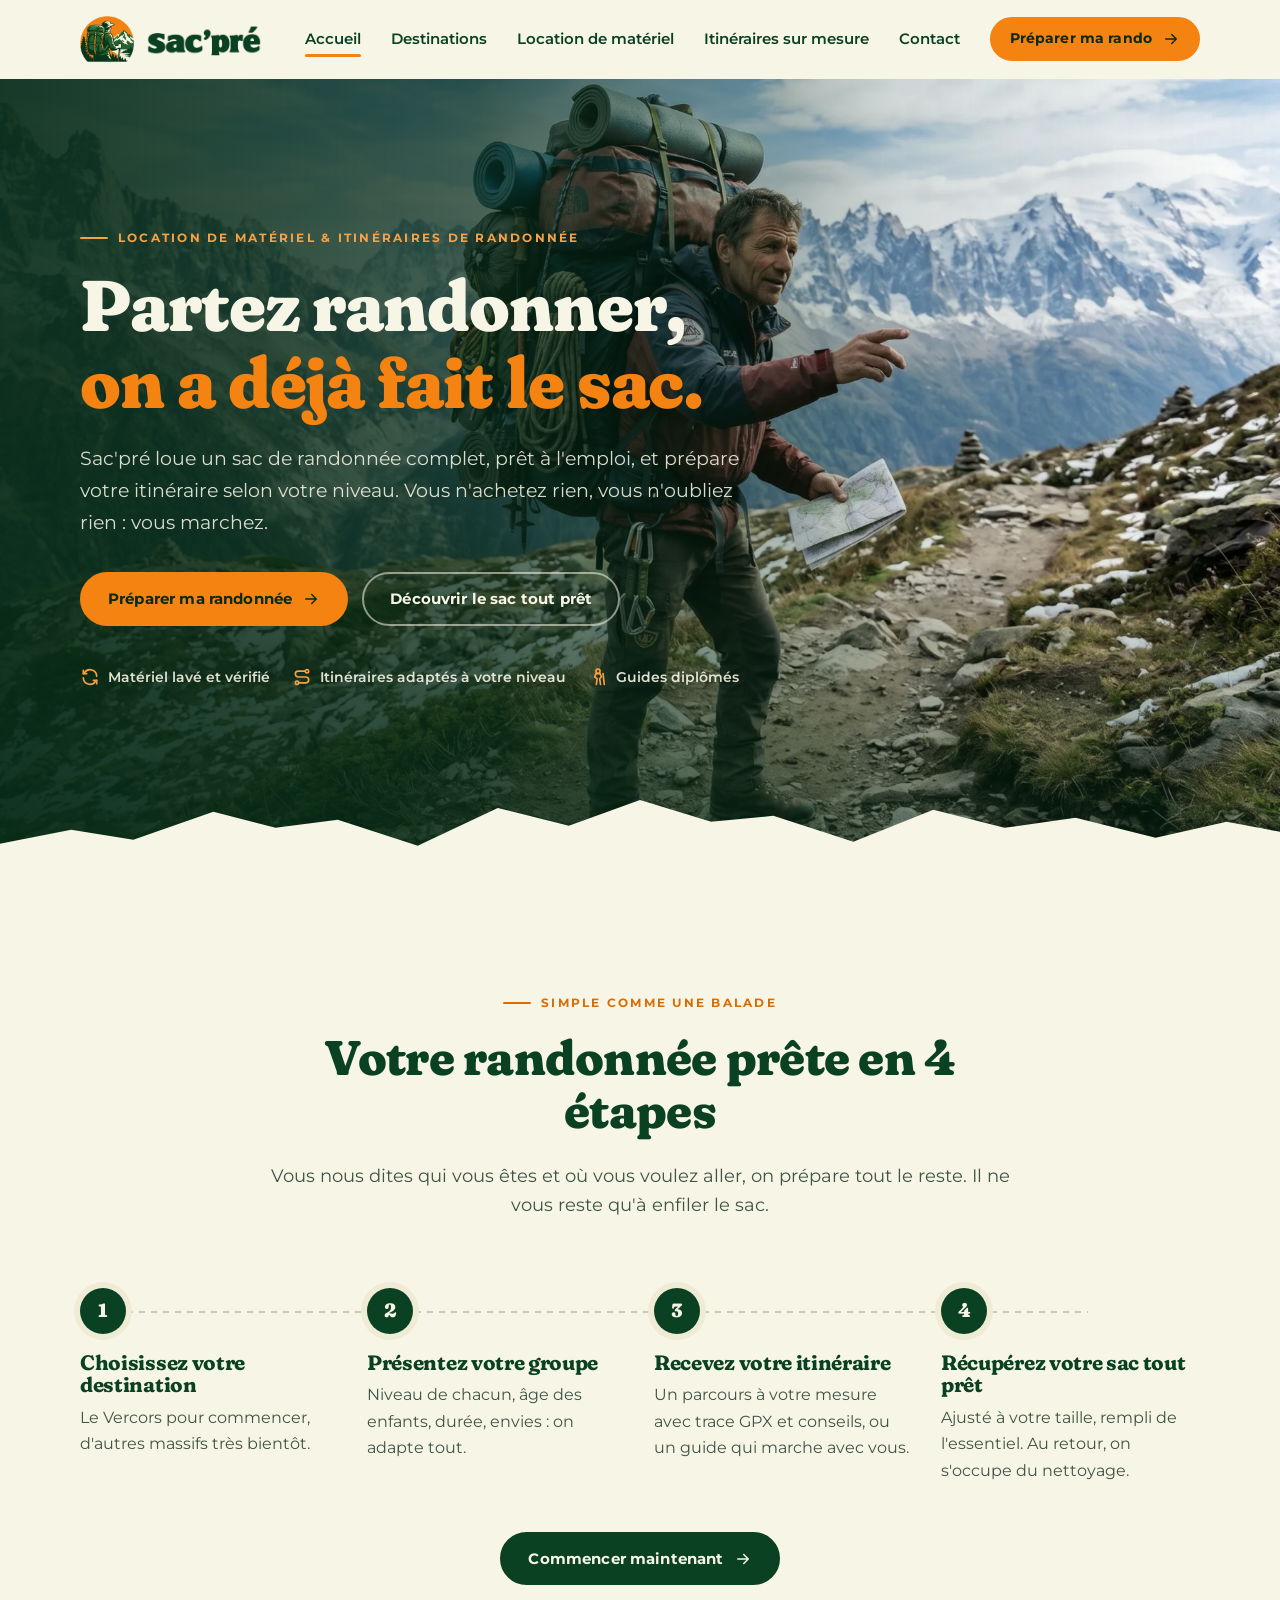
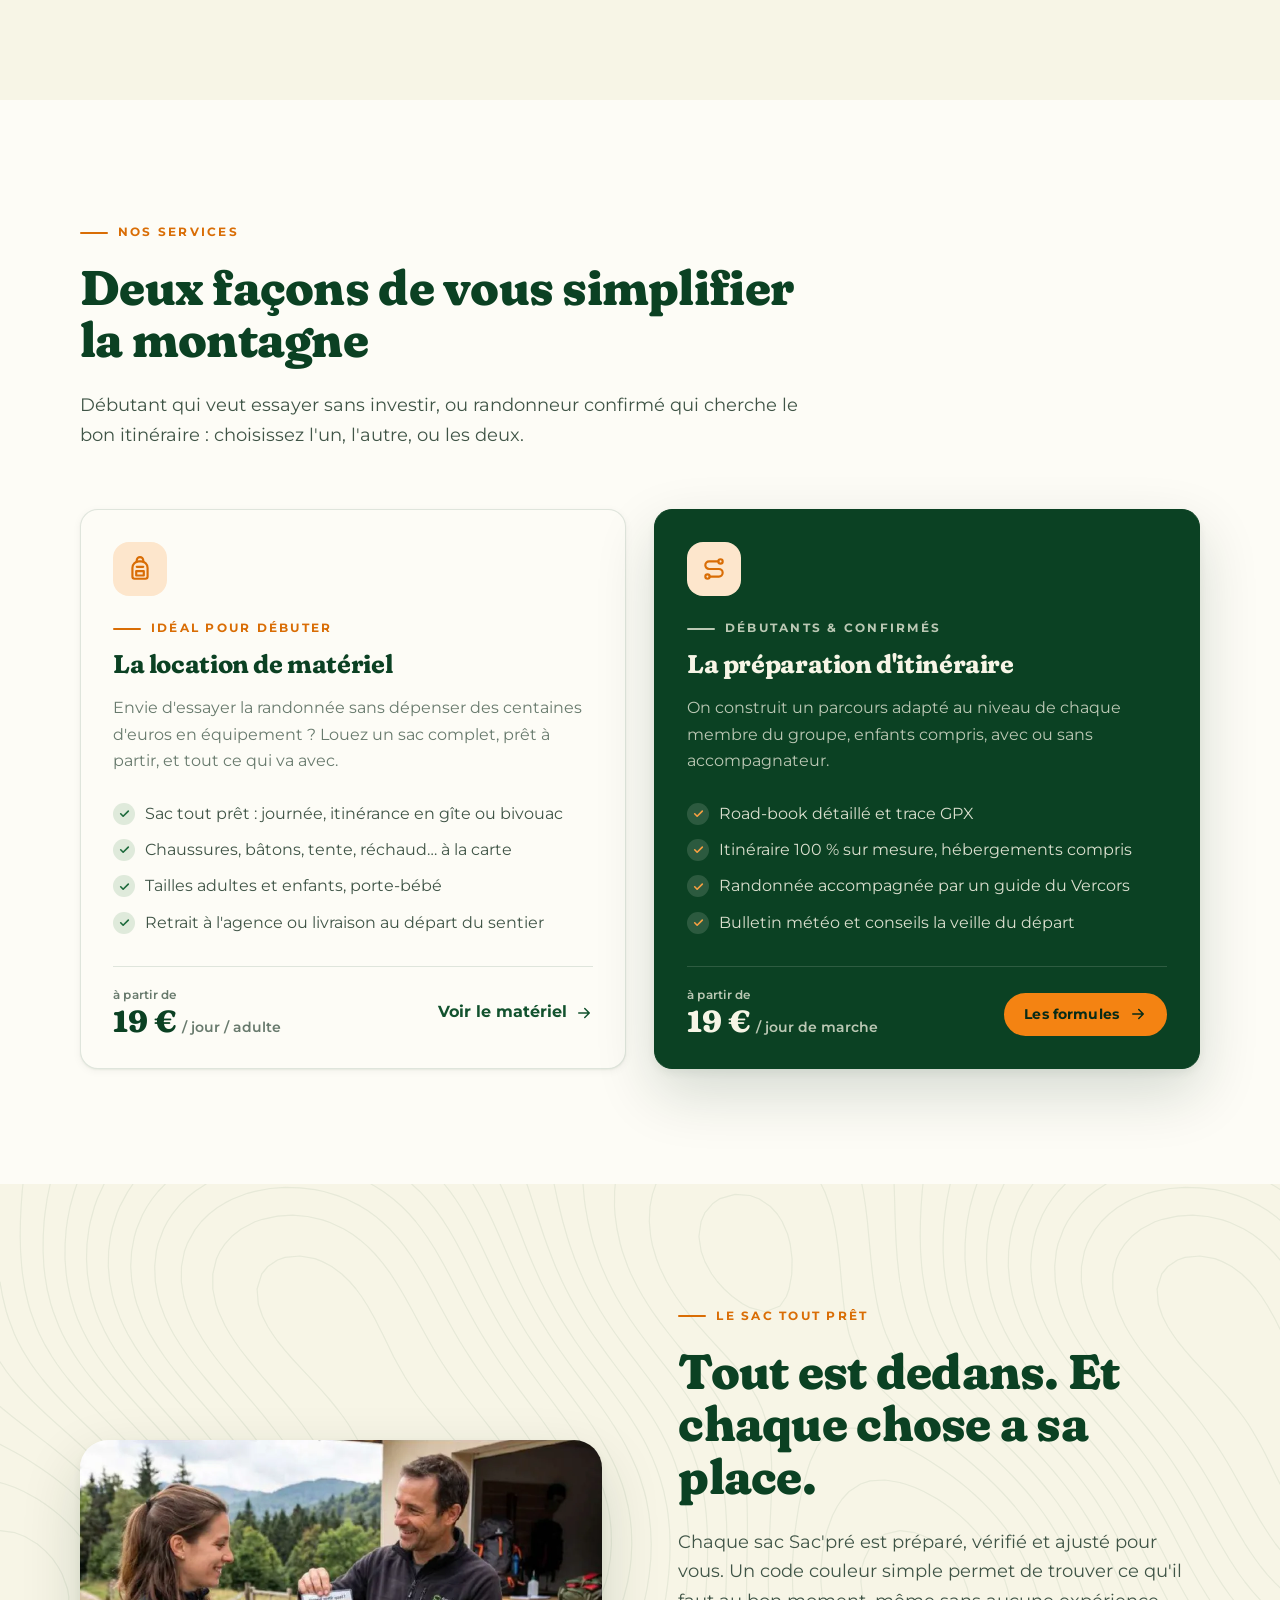
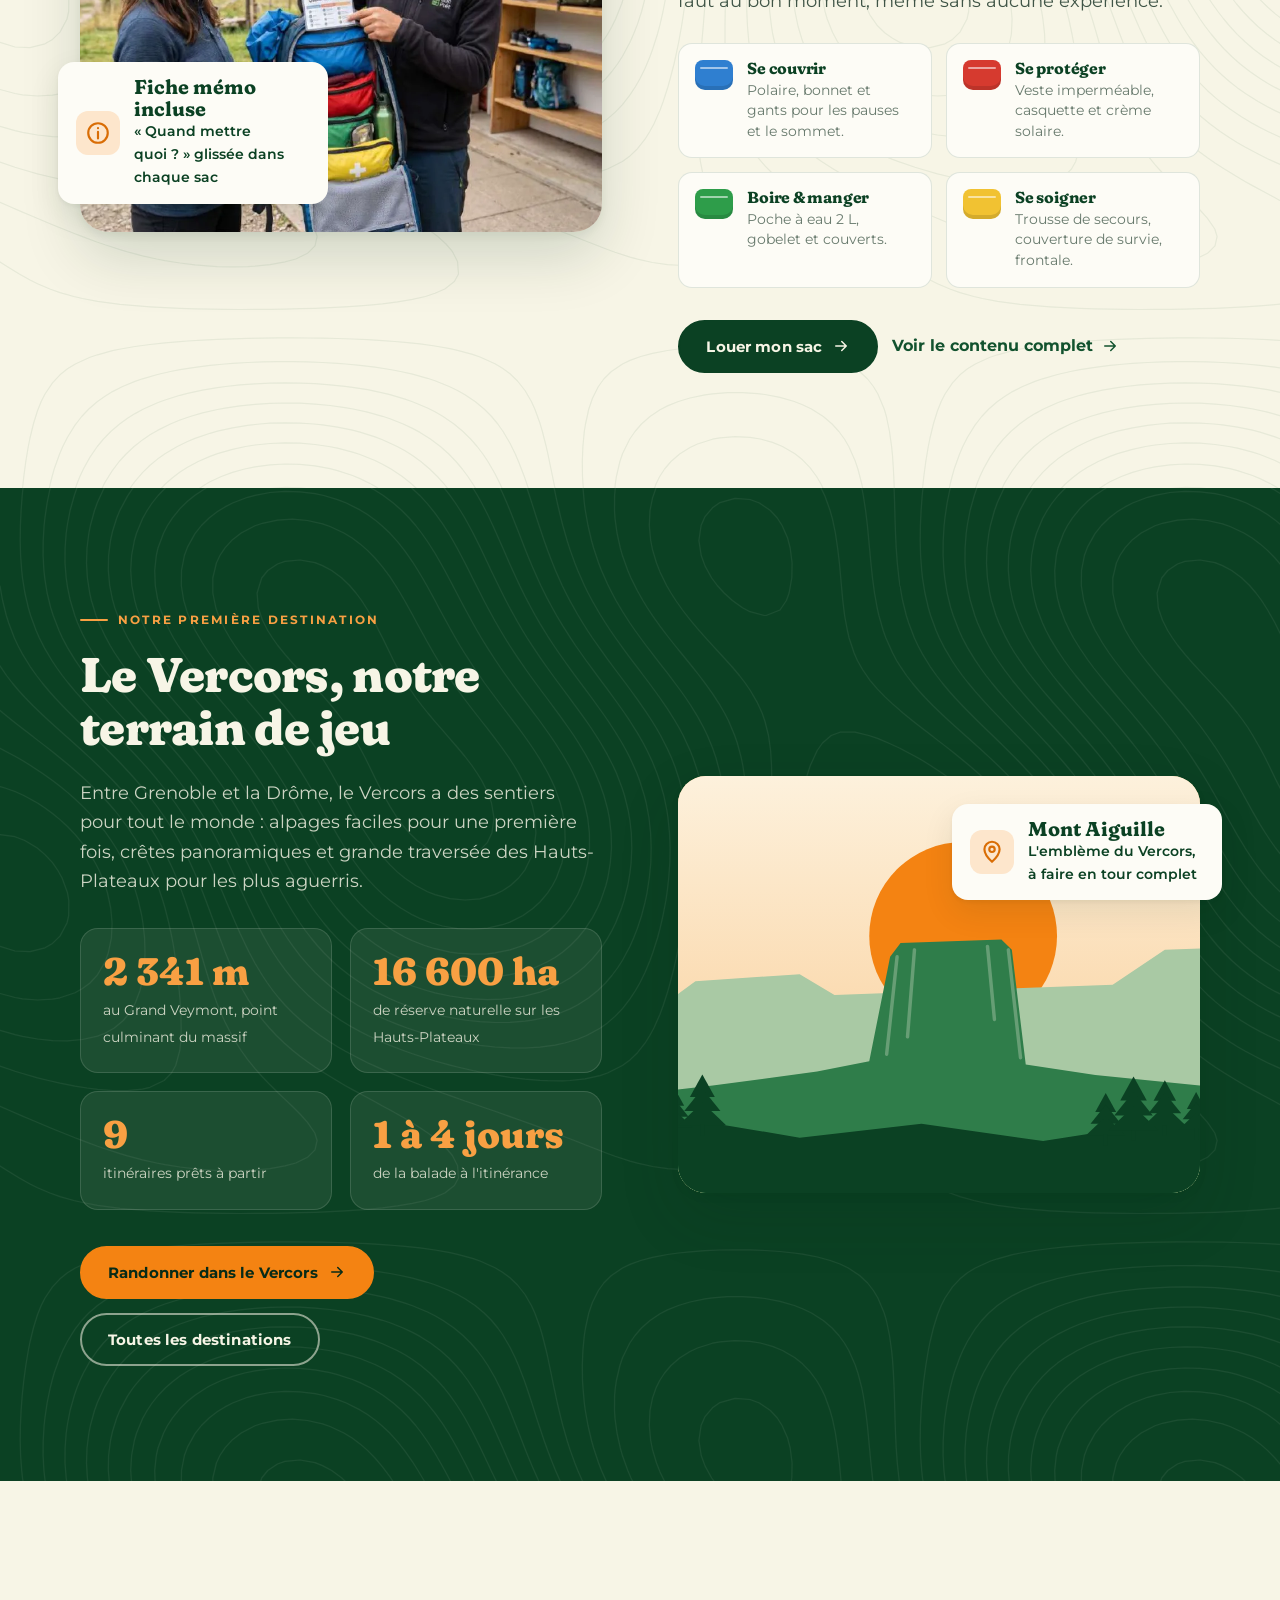
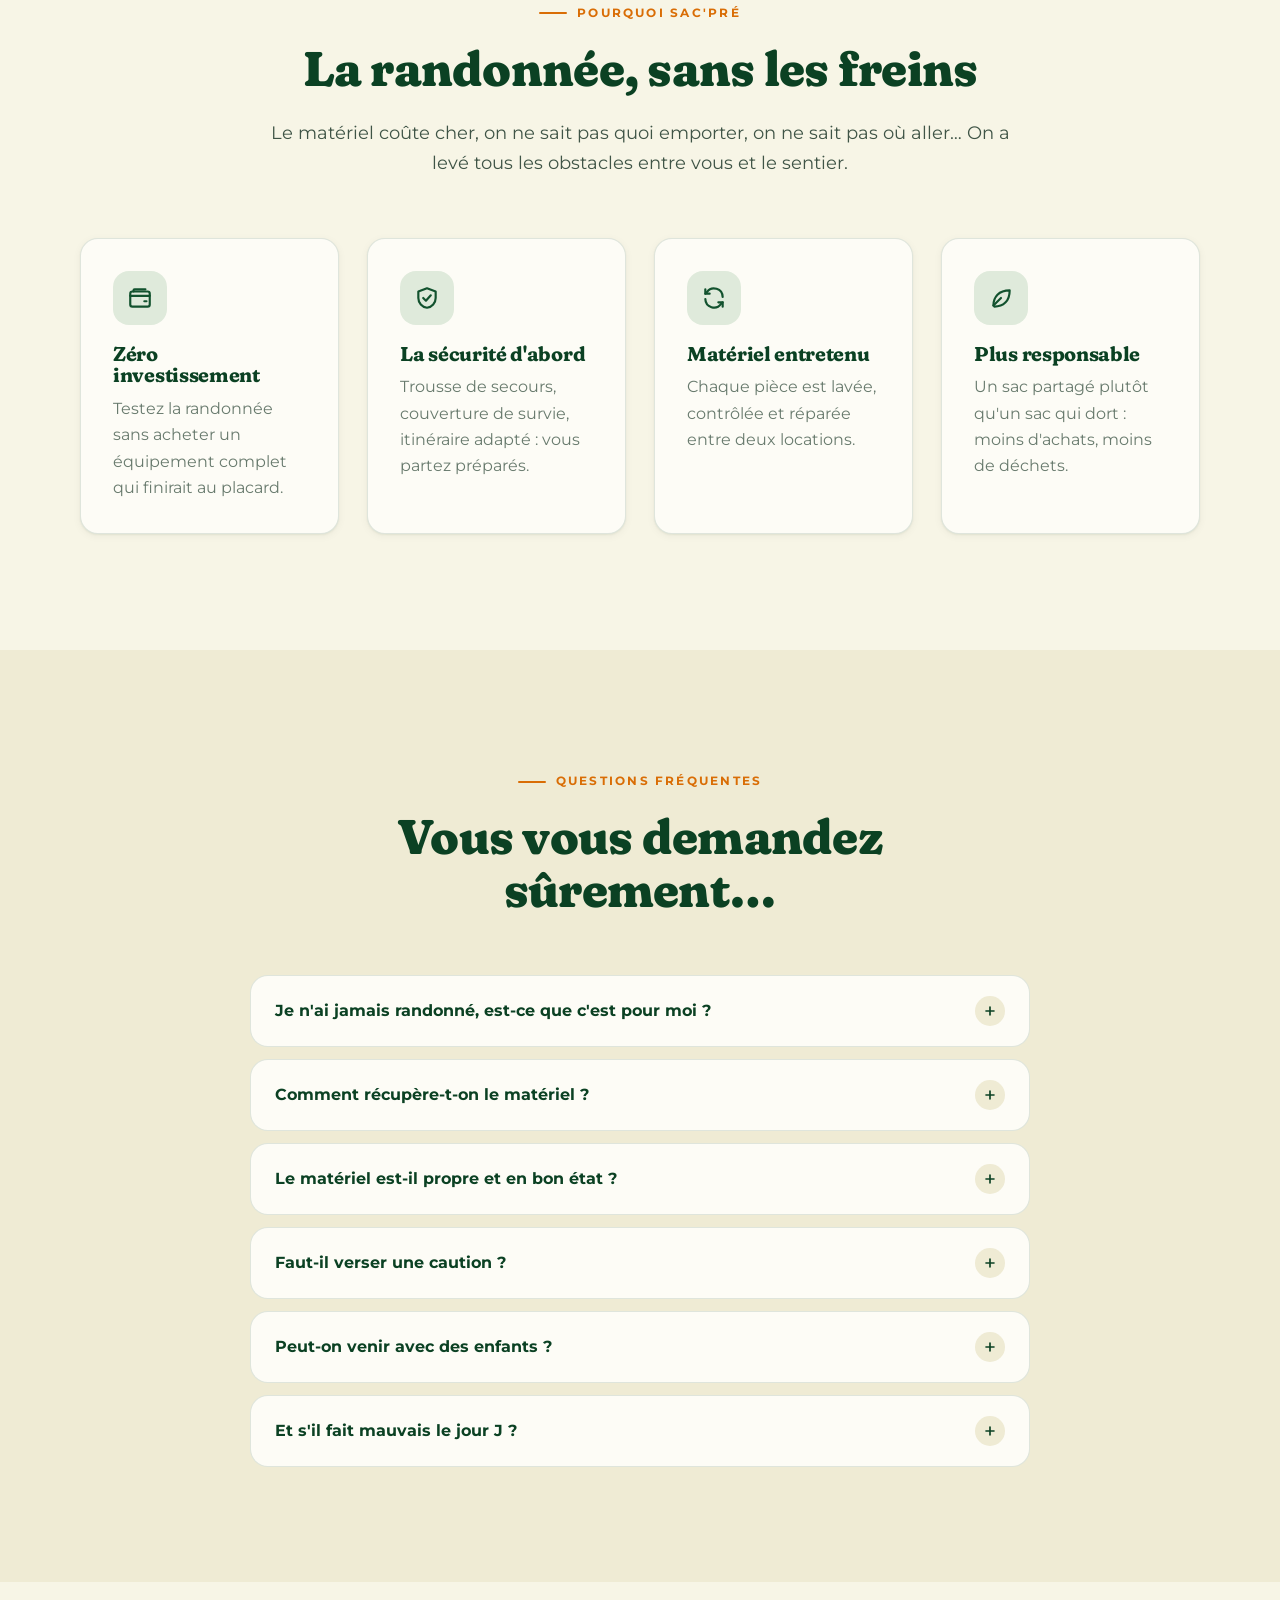
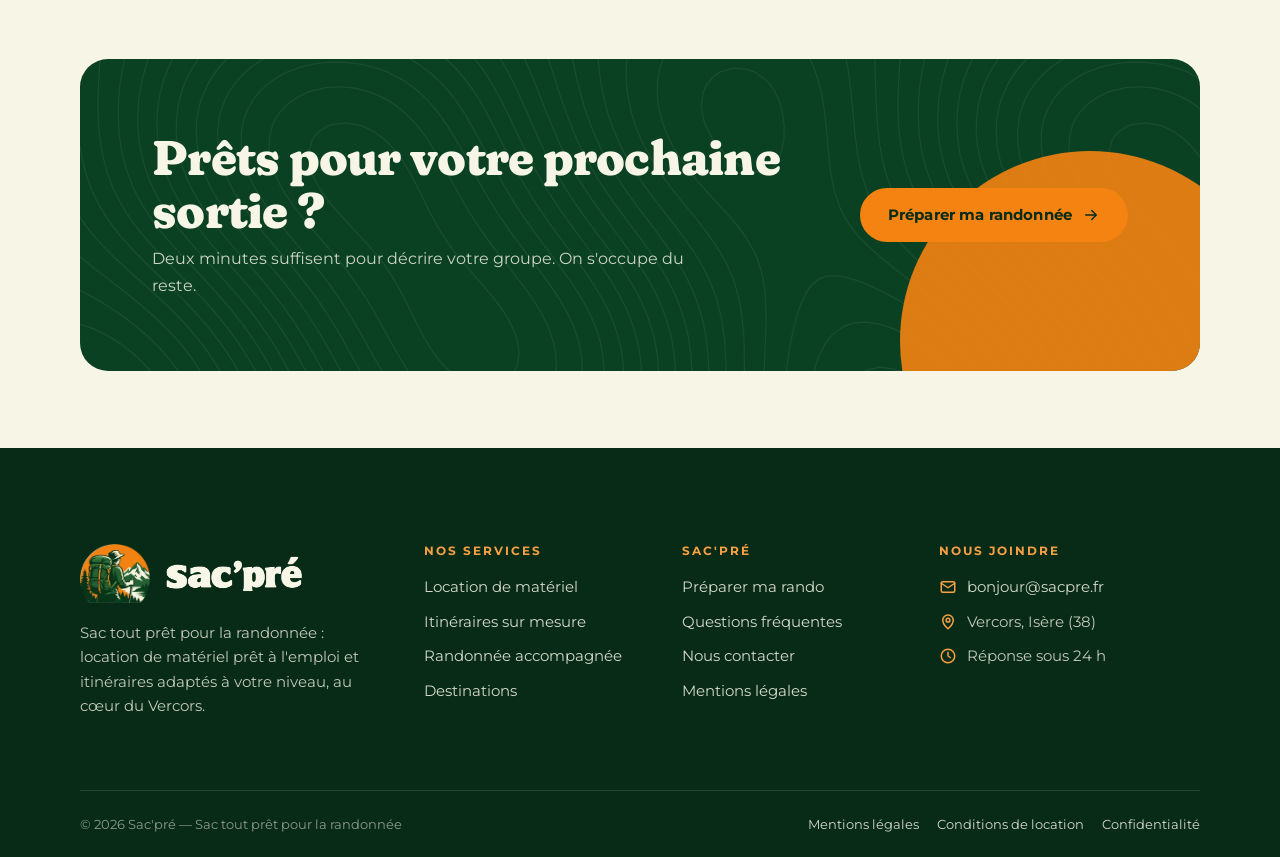
<file: index.html>
<!doctype html>
<html lang="fr" class="no-js">
<head>
  <meta charset="utf-8">
  <meta name="viewport" content="width=device-width, initial-scale=1">
  <title>Sac'pré — Location de matériel de randonnée & itinéraires sur mesure</title>
  <meta name="description" content="Sac'pré loue des sacs de randonnée tout prêts et prépare votre itinéraire selon votre niveau. Débutants ou confirmés, partez randonner dans le Vercors sans rien acheter.">
  <meta name="theme-color" content="#0b4123">
  <meta property="og:type" content="website">
  <meta property="og:title" content="Sac'pré — Sac tout prêt pour la randonnée">
  <meta property="og:description" content="Location de matériel de randonnée prêt à l'emploi et itinéraires adaptés à votre niveau, dans le Vercors.">
  <meta property="og:image" content="assets/img/logo-full.jpg">
  <meta property="og:locale" content="fr_FR">
  <link rel="icon" type="image/png" sizes="32x32" href="assets/img/favicon-32.png">
  <link rel="icon" type="image/png" sizes="64x64" href="assets/img/favicon-64.png">
  <link rel="apple-touch-icon" href="assets/img/apple-touch-icon.png">
  <link rel="preconnect" href="https://fonts.googleapis.com">
  <link rel="preconnect" href="https://fonts.gstatic.com" crossorigin>
  <link rel="stylesheet" href="https://fonts.googleapis.com/css2?family=Fraunces:opsz,wght,SOFT@9..144,500..900,0..100&family=Montserrat:wght@400;500;600;700&display=swap">
  <link rel="stylesheet" href="assets/css/style.css">
</head>
<body>
  <script src="assets/js/icons.js"></script>
  <a class="skip-link" href="#contenu">Aller au contenu</a>

  <header class="site-header">
    <div class="container header-inner">
      <a class="brand" href="index.html" aria-label="Sac'pré, retour à l'accueil">
        <img class="brand__emblem" src="assets/img/logo-emblem-160.webp" width="160" height="135" alt="">
        <img class="brand__wordmark" src="assets/img/logo-wordmark.webp" width="520" height="139" alt="Sac'pré">
      </a>
      <button class="nav-toggle" type="button" aria-expanded="false" aria-controls="main-nav">
        <span class="nav-toggle__bars"></span><span class="sr-only">Ouvrir le menu</span>
      </button>
      <nav class="main-nav" id="main-nav" aria-label="Navigation principale">
        <ul class="main-nav__list">
          <li><a class="main-nav__link" href="index.html" aria-current="page">Accueil</a></li>
          <li><a class="main-nav__link" href="destinations.html">Destinations</a></li>
          <li><a class="main-nav__link" href="location.html">Location de matériel</a></li>
          <li><a class="main-nav__link" href="itineraires.html">Itinéraires sur mesure</a></li>
          <li><a class="main-nav__link" href="contact.html">Contact</a></li>
        </ul>
        <a class="btn btn--primary btn--sm" href="reserver.html">Préparer ma rando <svg class="i arrow" aria-hidden="true"><use href="#i-arrow"/></svg></a>
      </nav>
    </div>
  </header>

  <main id="contenu">
    <!-- ============ HERO ============ -->
    <section class="hero" aria-labelledby="hero-title">
      <div class="hero__media">
        <picture>
          <source type="image/webp" srcset="assets/img/guide-vercors-1000.webp 1000w, assets/img/guide-vercors.webp 2000w" sizes="100vw">
          <img src="assets/img/guide-vercors.jpg" srcset="assets/img/guide-vercors-1000.jpg 1000w, assets/img/guide-vercors.jpg 2000w" sizes="100vw" width="2000" height="1117" alt="Un guide de randonnée indique le chemin sur un sentier de montagne enneigé" fetchpriority="high">
        </picture>
      </div>
      <div class="container">
        <div class="hero__content">
          <p class="eyebrow">Location de matériel &amp; itinéraires de randonnée</p>
          <h1 id="hero-title">Partez randonner, <em>on a déjà fait le sac.</em></h1>
          <p class="hero__lead">Sac'pré loue un sac de randonnée complet, prêt à l'emploi, et prépare votre itinéraire selon votre niveau. Vous n'achetez rien, vous n'oubliez rien&nbsp;: vous marchez.</p>
          <div class="btn-row">
            <a class="btn btn--primary" href="reserver.html">Préparer ma randonnée <svg class="i arrow" aria-hidden="true"><use href="#i-arrow"/></svg></a>
            <a class="btn btn--light" href="location.html">Découvrir le sac tout prêt</a>
          </div>
          <ul class="hero__badges">
            <li><svg class="i" aria-hidden="true"><use href="#i-refresh"/></svg>Matériel lavé et vérifié</li>
            <li><svg class="i" aria-hidden="true"><use href="#i-route"/></svg>Itinéraires adaptés à votre niveau</li>
            <li><svg class="i" aria-hidden="true"><use href="#i-guide"/></svg>Guides diplômés</li>
          </ul>
        </div>
      </div>
      <svg class="ridge" viewBox="0 0 1440 90" preserveAspectRatio="none" aria-hidden="true"><path fill="currentColor" d="M0 90V62l80-14 70 10 90-28 70 16 70-8 90 26 90-38 80 18 80-26 80 22 70-6 90 26 90-32 80 18 80-10 90 20 80-16 60 10v40z"/></svg>
    </section>

    <!-- ============ COMMENT ÇA MARCHE ============ -->
    <section class="section" aria-labelledby="how-title">
      <div class="container">
        <div class="section-head section-head--center reveal">
          <p class="eyebrow">Simple comme une balade</p>
          <h2 id="how-title">Votre randonnée prête en 4 étapes</h2>
          <p class="lead">Vous nous dites qui vous êtes et où vous voulez aller, on prépare tout le reste. Il ne vous reste qu'à enfiler le sac.</p>
        </div>
        <ol class="grid grid--4 steps steps--line">
          <li class="step reveal">
            <span class="step__num">1</span>
            <h3>Choisissez votre destination</h3>
            <p>Le Vercors pour commencer, d'autres massifs très bientôt.</p>
          </li>
          <li class="step reveal reveal-delay-1">
            <span class="step__num">2</span>
            <h3>Présentez votre groupe</h3>
            <p>Niveau de chacun, âge des enfants, durée, envies&nbsp;: on adapte tout.</p>
          </li>
          <li class="step reveal reveal-delay-2">
            <span class="step__num">3</span>
            <h3>Recevez votre itinéraire</h3>
            <p>Un parcours à votre mesure avec trace GPX et conseils, ou un guide qui marche avec vous.</p>
          </li>
          <li class="step reveal reveal-delay-3">
            <span class="step__num">4</span>
            <h3>Récupérez votre sac tout prêt</h3>
            <p>Ajusté à votre taille, rempli de l'essentiel. Au retour, on s'occupe du nettoyage.</p>
          </li>
        </ol>
        <p class="reveal" style="text-align:center;margin:48px 0 0">
          <a class="btn" href="reserver.html">Commencer maintenant <svg class="i arrow" aria-hidden="true"><use href="#i-arrow"/></svg></a>
        </p>
      </div>
    </section>

    <!-- ============ SERVICES ============ -->
    <section class="section section--white" aria-labelledby="services-title">
      <div class="container">
        <div class="section-head reveal">
          <p class="eyebrow">Nos services</p>
          <h2 id="services-title">Deux façons de vous simplifier la montagne</h2>
          <p class="lead">Débutant qui veut essayer sans investir, ou randonneur confirmé qui cherche le bon itinéraire&nbsp;: choisissez l'un, l'autre, ou les deux.</p>
        </div>
        <div class="grid grid--2">
          <article class="card pricing-card card--hover reveal">
            <span class="icon-badge icon-badge--orange"><svg class="i" aria-hidden="true"><use href="#i-backpack"/></svg></span>
            <p class="eyebrow" style="margin-bottom:8px">Idéal pour débuter</p>
            <h3>La location de matériel</h3>
            <p class="muted">Envie d'essayer la randonnée sans dépenser des centaines d'euros en équipement&nbsp;? Louez un sac complet, prêt à partir, et tout ce qui va avec.</p>
            <ul class="check-list">
              <li>Sac tout prêt&nbsp;: journée, itinérance en gîte ou bivouac</li>
              <li>Chaussures, bâtons, tente, réchaud… à la carte</li>
              <li>Tailles adultes et enfants, porte-bébé</li>
              <li>Retrait à l'agence ou livraison au départ du sentier</li>
            </ul>
            <div class="offer__price">
              <p class="price" style="margin:0"><small>à partir de</small><span data-price="packs.journee.adult" style="font:inherit;color:inherit">19&nbsp;€</span> <span>/ jour / adulte</span></p>
              <a class="link-arrow" href="location.html">Voir le matériel <svg class="i" aria-hidden="true"><use href="#i-arrow"/></svg></a>
            </div>
          </article>
          <article class="card pricing-card pricing-card--featured card--hover reveal reveal-delay-1">
            <span class="icon-badge icon-badge--orange"><svg class="i" aria-hidden="true"><use href="#i-route"/></svg></span>
            <p class="eyebrow" style="margin-bottom:8px">Débutants &amp; confirmés</p>
            <h3>La préparation d'itinéraire</h3>
            <p>On construit un parcours adapté au niveau de chaque membre du groupe, enfants compris, avec ou sans accompagnateur.</p>
            <ul class="check-list">
              <li>Road-book détaillé et trace GPX</li>
              <li>Itinéraire 100&nbsp;% sur mesure, hébergements compris</li>
              <li>Randonnée accompagnée par un guide du Vercors</li>
              <li>Bulletin météo et conseils la veille du départ</li>
            </ul>
            <div class="offer__price" style="border-color:rgba(247,245,230,.15)">
              <p class="price" style="margin:0"><small>à partir de</small><span data-price="routeOffers.roadbook.price" style="font:inherit;color:inherit">19&nbsp;€</span> <span>/ jour de marche</span></p>
              <a class="btn btn--primary btn--sm" href="itineraires.html">Les formules <svg class="i arrow" aria-hidden="true"><use href="#i-arrow"/></svg></a>
            </div>
          </article>
        </div>
      </div>
    </section>

    <!-- ============ LE SAC TOUT PRÊT ============ -->
    <section class="section topo" aria-labelledby="sac-title">
      <div class="container split">
        <div class="split__media reveal">
          <div class="photo-frame photo-frame--43">
            <picture>
              <source type="image/webp" srcset="assets/img/sac-tout-pret.webp">
              <img src="assets/img/sac-tout-pret.jpg" width="1253" height="698" loading="lazy" alt="Un membre de l'équipe Sac'pré présente un sac tout prêt avec ses pochettes de couleur à une randonneuse" style="object-position:55% 50%">
            </picture>
          </div>
          <div class="floating-note floating-note--bl">
            <span class="icon-badge icon-badge--orange"><svg class="i" aria-hidden="true"><use href="#i-info"/></svg></span>
            <span><strong>Fiche mémo incluse</strong>«&nbsp;Quand mettre quoi&nbsp;?&nbsp;» glissée dans chaque sac</span>
          </div>
        </div>
        <div class="reveal reveal-delay-1">
          <p class="eyebrow">Le sac tout prêt</p>
          <h2 id="sac-title">Tout est dedans. Et chaque chose a sa place.</h2>
          <p class="lead">Chaque sac Sac'pré est préparé, vérifié et ajusté pour vous. Un code couleur simple permet de trouver ce qu'il faut au bon moment, même sans aucune expérience.</p>
          <ul class="pouches">
            <li class="pouch pouch--blue"><span class="pouch__dot" aria-hidden="true"></span><div><h4>Se couvrir</h4><p>Polaire, bonnet et gants pour les pauses et le sommet.</p></div></li>
            <li class="pouch pouch--red"><span class="pouch__dot" aria-hidden="true"></span><div><h4>Se protéger</h4><p>Veste imperméable, casquette et crème solaire.</p></div></li>
            <li class="pouch pouch--green"><span class="pouch__dot" aria-hidden="true"></span><div><h4>Boire &amp; manger</h4><p>Poche à eau 2&nbsp;L, gobelet et couverts.</p></div></li>
            <li class="pouch pouch--yellow"><span class="pouch__dot" aria-hidden="true"></span><div><h4>Se soigner</h4><p>Trousse de secours, couverture de survie, frontale.</p></div></li>
          </ul>
          <div class="btn-row">
            <a class="btn" href="reserver.html">Louer mon sac <svg class="i arrow" aria-hidden="true"><use href="#i-arrow"/></svg></a>
            <a class="link-arrow" href="location.html">Voir le contenu complet <svg class="i" aria-hidden="true"><use href="#i-arrow"/></svg></a>
          </div>
        </div>
      </div>
    </section>

    <!-- ============ VERCORS ============ -->
    <section class="section section--green topo" aria-labelledby="vercors-title">
      <div class="container split">
        <div class="reveal">
          <p class="eyebrow">Notre première destination</p>
          <h2 id="vercors-title">Le Vercors, notre terrain de jeu</h2>
          <p class="lead">Entre Grenoble et la Drôme, le Vercors a des sentiers pour tout le monde&nbsp;: alpages faciles pour une première fois, crêtes panoramiques et grande traversée des Hauts-Plateaux pour les plus aguerris.</p>
          <ul class="stats" style="grid-template-columns:repeat(2,minmax(0,1fr));margin:32px 0 36px">
            <li class="stat"><strong>2&nbsp;341&nbsp;m</strong><span>au Grand Veymont, point culminant du massif</span></li>
            <li class="stat"><strong>16&nbsp;600&nbsp;ha</strong><span>de réserve naturelle sur les Hauts-Plateaux</span></li>
            <li class="stat"><strong>9</strong><span>itinéraires prêts à partir</span></li>
            <li class="stat"><strong>1 à 4 jours</strong><span>de la balade à l'itinérance</span></li>
          </ul>
          <div class="btn-row">
            <a class="btn btn--primary" href="reserver.html?zone=vercors">Randonner dans le Vercors <svg class="i arrow" aria-hidden="true"><use href="#i-arrow"/></svg></a>
            <a class="btn btn--light" href="destinations.html">Toutes les destinations</a>
          </div>
        </div>
        <div class="split__media reveal reveal-delay-1">
          <div class="photo-frame" data-art="vercors" data-art-label="Illustration du Mont Aiguille, dans le Vercors, au coucher du soleil" style="aspect-ratio:5/4;background:#f9c98e"></div>
          <div class="floating-note floating-note--tr">
            <span class="icon-badge icon-badge--orange"><svg class="i" aria-hidden="true"><use href="#i-pin"/></svg></span>
            <span><strong>Mont Aiguille</strong>L'emblème du Vercors, à faire en tour complet</span>
          </div>
        </div>
      </div>
    </section>

    <!-- ============ POURQUOI ============ -->
    <section class="section" aria-labelledby="why-title">
      <div class="container">
        <div class="section-head section-head--center reveal">
          <p class="eyebrow">Pourquoi Sac'pré</p>
          <h2 id="why-title">La randonnée, sans les freins</h2>
          <p class="lead">Le matériel coûte cher, on ne sait pas quoi emporter, on ne sait pas où aller… On a levé tous les obstacles entre vous et le sentier.</p>
        </div>
        <div class="grid grid--4">
          <article class="card card--hover reveal">
            <span class="icon-badge"><svg class="i" aria-hidden="true"><use href="#i-wallet"/></svg></span>
            <h3 style="font-size:1.25rem">Zéro investissement</h3>
            <p class="muted" style="margin:0">Testez la randonnée sans acheter un équipement complet qui finirait au placard.</p>
          </article>
          <article class="card card--hover reveal reveal-delay-1">
            <span class="icon-badge"><svg class="i" aria-hidden="true"><use href="#i-shield"/></svg></span>
            <h3 style="font-size:1.25rem">La sécurité d'abord</h3>
            <p class="muted" style="margin:0">Trousse de secours, couverture de survie, itinéraire adapté&nbsp;: vous partez préparés.</p>
          </article>
          <article class="card card--hover reveal reveal-delay-2">
            <span class="icon-badge"><svg class="i" aria-hidden="true"><use href="#i-refresh"/></svg></span>
            <h3 style="font-size:1.25rem">Matériel entretenu</h3>
            <p class="muted" style="margin:0">Chaque pièce est lavée, contrôlée et réparée entre deux locations.</p>
          </article>
          <article class="card card--hover reveal reveal-delay-3">
            <span class="icon-badge"><svg class="i" aria-hidden="true"><use href="#i-leaf"/></svg></span>
            <h3 style="font-size:1.25rem">Plus responsable</h3>
            <p class="muted" style="margin:0">Un sac partagé plutôt qu'un sac qui dort&nbsp;: moins d'achats, moins de déchets.</p>
          </article>
        </div>
      </div>
    </section>

    <!-- ============ FAQ ============ -->
    <section class="section section--sand" id="faq" aria-labelledby="faq-title">
      <div class="container container--narrow">
        <div class="section-head section-head--center reveal">
          <p class="eyebrow">Questions fréquentes</p>
          <h2 id="faq-title">Vous vous demandez sûrement…</h2>
        </div>
        <div class="faq reveal">
          <details>
            <summary>Je n'ai jamais randonné, est-ce que c'est pour moi&nbsp;?</summary>
            <div><p>Absolument, Sac'pré est né pour ça. Indiquez «&nbsp;Débutant&nbsp;» lors de votre réservation&nbsp;: nous vous proposerons des itinéraires courts, bien balisés et sans difficulté, et votre sac contiendra tout le nécessaire. Pour une première fois, vous pouvez aussi partir avec un guide.</p></div>
          </details>
          <details>
            <summary>Comment récupère-t-on le matériel&nbsp;?</summary>
            <div><p>Au choix&nbsp;: à notre agence (on ajuste les sacs ensemble), livré à votre hébergement la veille au soir, ou directement au point de départ du sentier le matin même.</p></div>
          </details>
          <details>
            <summary>Le matériel est-il propre et en bon état&nbsp;?</summary>
            <div><p>Oui. Après chaque location, le sac est vidé, les textiles lavés, la trousse de secours complétée et chaque pièce contrôlée. Ce qui est abîmé est réparé ou remplacé.</p></div>
          </details>
          <details>
            <summary>Faut-il verser une caution&nbsp;?</summary>
            <div><p>Une empreinte bancaire de <span data-price="settings.deposit">150&nbsp;€</span> par sac est réalisée au retrait. Elle n'est pas débitée si le matériel revient en bon état. L'usure normale n'est jamais facturée.</p></div>
          </details>
          <details>
            <summary>Peut-on venir avec des enfants&nbsp;?</summary>
            <div><p>Bien sûr&nbsp;! Indiquez l'âge de chaque enfant&nbsp;: nous adaptons la difficulté de l'itinéraire, proposons des sacs enfant et, pour les tout-petits, un porte-bébé de randonnée.</p></div>
          </details>
          <details>
            <summary>Et s'il fait mauvais le jour J&nbsp;?</summary>
            <div><p>La veille du départ, nous vérifions la météo de montagne avec vous. Si les conditions ne sont pas réunies, nous vous proposons un itinéraire de repli ou un report de date.</p></div>
          </details>
        </div>
      </div>
    </section>

    <!-- ============ CTA ============ -->
    <section class="section section--tight" aria-label="Préparer ma randonnée">
      <div class="container">
        <div class="cta-band reveal">
          <div>
            <h2>Prêts pour votre prochaine sortie&nbsp;?</h2>
            <p>Deux minutes suffisent pour décrire votre groupe. On s'occupe du reste.</p>
          </div>
          <a class="btn btn--primary" href="reserver.html">Préparer ma randonnée <svg class="i arrow" aria-hidden="true"><use href="#i-arrow"/></svg></a>
        </div>
      </div>
    </section>
  </main>

  <footer class="site-footer">
    <div class="container">
      <div class="footer-grid">
        <div>
          <div class="footer-brand">
            <img src="assets/img/logo-emblem-160.webp" width="160" height="135" alt="" loading="lazy">
            <img src="assets/img/logo-wordmark-cream.webp" width="520" height="139" alt="Sac'pré" loading="lazy">
          </div>
          <p>Sac tout prêt pour la randonnée&nbsp;: location de matériel prêt à l'emploi et itinéraires adaptés à votre niveau, au cœur du Vercors.</p>
        </div>
        <div>
          <h4>Nos services</h4>
          <ul>
            <li><a href="location.html">Location de matériel</a></li>
            <li><a href="itineraires.html">Itinéraires sur mesure</a></li>
            <li><a href="itineraires.html#guide">Randonnée accompagnée</a></li>
            <li><a href="destinations.html">Destinations</a></li>
          </ul>
        </div>
        <div>
          <h4>Sac'pré</h4>
          <ul>
            <li><a href="reserver.html">Préparer ma rando</a></li>
            <li><a href="index.html#faq">Questions fréquentes</a></li>
            <li><a href="contact.html">Nous contacter</a></li>
            <li><a href="mentions-legales.html">Mentions légales</a></li>
          </ul>
        </div>
        <div>
          <h4>Nous joindre</h4>
          <ul class="footer-contact">
            <li><svg class="i" aria-hidden="true"><use href="#i-mail"/></svg><a href="mailto:bonjour@sacpre.fr">bonjour@sacpre.fr</a></li>
            <li><svg class="i" aria-hidden="true"><use href="#i-pin"/></svg><span>Vercors, Isère (38)</span></li>
            <li><svg class="i" aria-hidden="true"><use href="#i-clock"/></svg><span>Réponse sous 24&nbsp;h</span></li>
          </ul>
        </div>
      </div>
      <div class="footer-bottom">
        <p style="margin:0">© <span data-year>2026</span> Sac'pré — Sac tout prêt pour la randonnée</p>
        <ul>
          <li><a href="mentions-legales.html">Mentions légales</a></li>
          <li><a href="mentions-legales.html#cgl">Conditions de location</a></li>
          <li><a href="mentions-legales.html#confidentialite">Confidentialité</a></li>
        </ul>
      </div>
    </div>
  </footer>

  <script src="assets/js/data.js"></script>
  <script src="assets/js/art.js"></script>
  <script src="assets/js/main.js"></script>
</body>
</html>
</file>
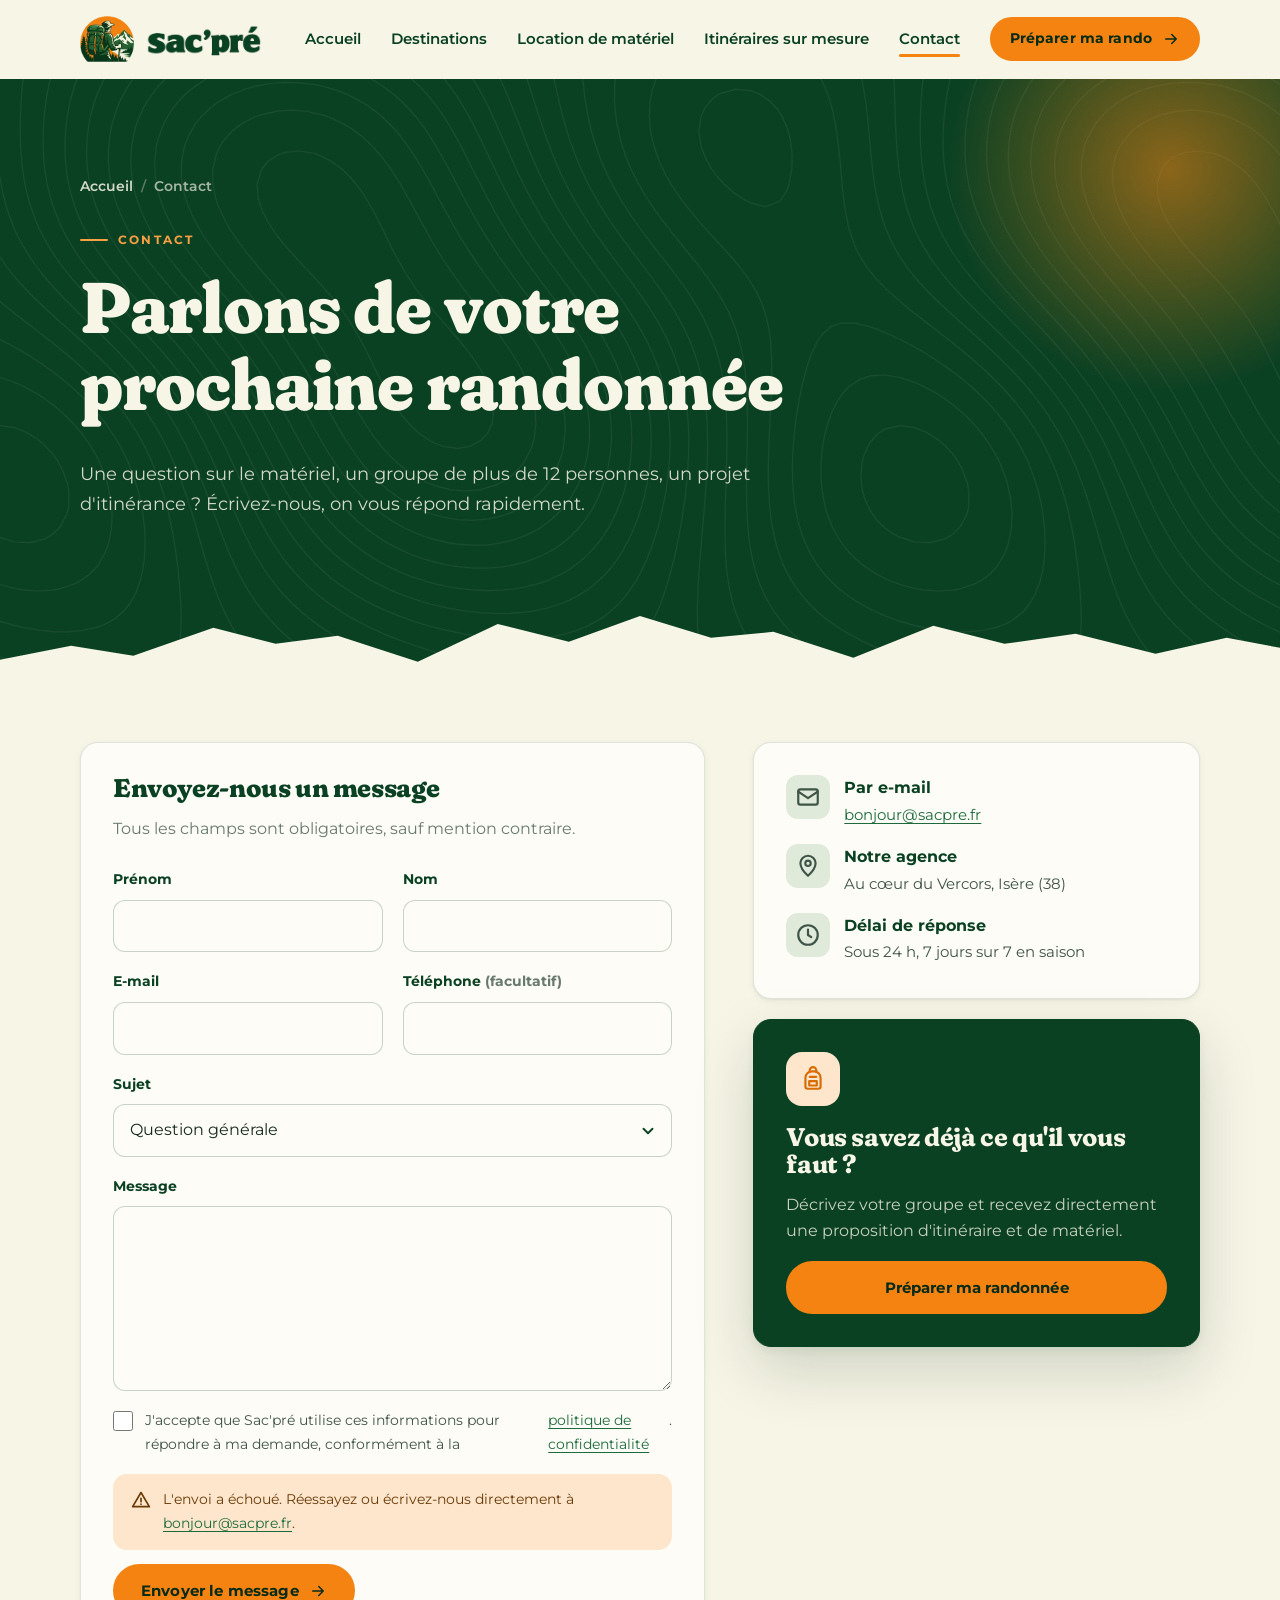
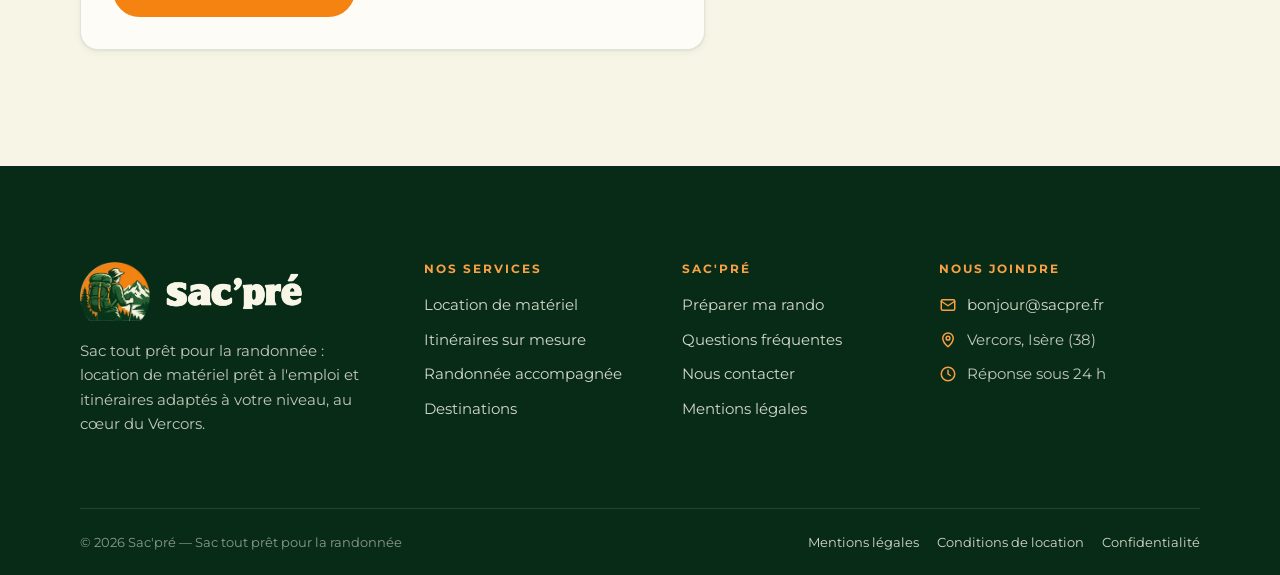
<file: contact.html>
<!doctype html>
<html lang="fr" class="no-js">
<head>
  <meta charset="utf-8">
  <meta name="viewport" content="width=device-width, initial-scale=1">
  <title>Contact — Sac'pré</title>
  <meta name="description" content="Une question sur la location de matériel ou la préparation de votre itinéraire ? Écrivez à l'équipe Sac'pré.">
  <meta name="theme-color" content="#0b4123">
  <meta property="og:type" content="website">
  <meta property="og:title" content="Contact — Sac'pré">
  <meta property="og:description" content="Une question sur la location de matériel ou la préparation de votre itinéraire ? Écrivez à l'équipe Sac'pré.">
  <meta property="og:image" content="assets/img/logo-full.jpg">
  <meta property="og:locale" content="fr_FR">
  <link rel="icon" type="image/png" sizes="32x32" href="assets/img/favicon-32.png">
  <link rel="icon" type="image/png" sizes="64x64" href="assets/img/favicon-64.png">
  <link rel="apple-touch-icon" href="assets/img/apple-touch-icon.png">
  <link rel="preconnect" href="https://fonts.googleapis.com">
  <link rel="preconnect" href="https://fonts.gstatic.com" crossorigin>
  <link rel="stylesheet" href="https://fonts.googleapis.com/css2?family=Fraunces:opsz,wght,SOFT@9..144,500..900,0..100&family=Montserrat:wght@400;500;600;700&display=swap">
  <link rel="stylesheet" href="assets/css/style.css">
</head>
<body>
  <script src="assets/js/icons.js"></script>
  <a class="skip-link" href="#contenu">Aller au contenu</a>

  <header class="site-header">
    <div class="container header-inner">
      <a class="brand" href="index.html" aria-label="Sac'pré, retour à l'accueil">
        <img class="brand__emblem" src="assets/img/logo-emblem-160.webp" width="160" height="135" alt="">
        <img class="brand__wordmark" src="assets/img/logo-wordmark.webp" width="520" height="139" alt="Sac'pré">
      </a>
      <button class="nav-toggle" type="button" aria-expanded="false" aria-controls="main-nav">
        <span class="nav-toggle__bars"></span><span class="sr-only">Ouvrir le menu</span>
      </button>
      <nav class="main-nav" id="main-nav" aria-label="Navigation principale">
        <ul class="main-nav__list">
          <li><a class="main-nav__link" href="index.html">Accueil</a></li>
          <li><a class="main-nav__link" href="destinations.html">Destinations</a></li>
          <li><a class="main-nav__link" href="location.html">Location de matériel</a></li>
          <li><a class="main-nav__link" href="itineraires.html">Itinéraires sur mesure</a></li>
          <li><a class="main-nav__link" href="contact.html" aria-current="page">Contact</a></li>
        </ul>
        <a class="btn btn--primary btn--sm" href="reserver.html">Préparer ma rando <svg class="i arrow" aria-hidden="true"><use href="#i-arrow"/></svg></a>
      </nav>
    </div>
  </header>

  <main id="contenu">
    <section class="page-hero">
      <div class="container">
        <ol class="breadcrumb">
          <li><a href="index.html">Accueil</a></li>
          <li aria-current="page">Contact</li>
        </ol>
        <p class="eyebrow">Contact</p>
        <h1>Parlons de votre prochaine randonnée</h1>
        <p class="lead">Une question sur le matériel, un groupe de plus de 12 personnes, un projet d'itinérance&nbsp;? Écrivez-nous, on vous répond rapidement.</p>
      </div>
      <svg class="ridge" viewBox="0 0 1440 90" preserveAspectRatio="none" aria-hidden="true"><path fill="currentColor" d="M0 90V62l80-14 70 10 90-28 70 16 70-8 90 26 90-38 80 18 80-26 80 22 70-6 90 26 90-32 80 18 80-10 90 20 80-16 60 10v40z"/></svg>
    </section>

    <section class="section" style="padding-top:clamp(32px,5vw,56px)">
      <div class="container contact-layout">
        <div class="card">
          <form id="contact-form" novalidate>
            <h2 style="font-size:1.6rem">Envoyez-nous un message</h2>
            <p class="muted" style="margin-bottom:26px">Tous les champs sont obligatoires, sauf mention contraire.</p>
            <div class="form-grid">
              <div class="field">
                <label for="ct-first">Prénom</label>
                <input class="input" id="ct-first" name="prenom" autocomplete="given-name" required>
              </div>
              <div class="field">
                <label for="ct-last">Nom</label>
                <input class="input" id="ct-last" name="nom" autocomplete="family-name" required>
              </div>
              <div class="field">
                <label for="ct-email">E-mail</label>
                <input class="input" type="email" id="ct-email" name="email" autocomplete="email" required>
              </div>
              <div class="field">
                <label for="ct-phone">Téléphone <span class="muted small">(facultatif)</span></label>
                <input class="input" type="tel" id="ct-phone" name="telephone" autocomplete="tel">
              </div>
              <div class="field full">
                <label for="ct-subject">Sujet</label>
                <select class="select" id="ct-subject" name="sujet" required>
                  <option value="question">Question générale</option>
                  <option value="location">Location de matériel</option>
                  <option value="itineraire">Itinéraire sur mesure</option>
                  <option value="guide">Randonnée accompagnée</option>
                  <option value="groupe">Groupe de plus de 12 personnes</option>
                  <option value="alerte">Être prévenu d'une nouvelle destination</option>
                  <option value="partenariat">Partenariat, presse</option>
                </select>
              </div>
              <div class="field full">
                <label for="ct-message">Message</label>
                <textarea class="textarea" id="ct-message" name="message" rows="6" required></textarea>
              </div>
              <div class="full">
                <label class="checkbox"><input type="checkbox" name="consentement" required> J'accepte que Sac'pré utilise ces informations pour répondre à ma demande, conformément à la <a href="mentions-legales.html#confidentialite">politique de confidentialité</a>.</label>
              </div>
              <div class="full">
                <p class="note" id="contact-error" role="alert" hidden><svg class="i" aria-hidden="true"><use href="#i-alert"/></svg><span>L'envoi a échoué. Réessayez ou écrivez-nous directement à <a href="mailto:bonjour@sacpre.fr">bonjour@sacpre.fr</a>.</span></p>
                <button class="btn btn--primary" type="submit">Envoyer le message <svg class="i arrow" aria-hidden="true"><use href="#i-arrow"/></svg></button>
              </div>
            </div>
          </form>
          <div class="form-success" id="contact-success" tabindex="-1" hidden>
            <span class="icon-badge icon-badge--orange"><svg class="i" aria-hidden="true"><use href="#i-check"/></svg></span>
            <h2 style="font-size:1.8rem">Message envoyé&nbsp;!</h2>
            <p class="muted">Merci, l'équipe Sac'pré revient vers vous très vite.</p>
            <a class="btn btn--ghost" href="index.html">Retour à l'accueil</a>
          </div>
        </div>

        <aside class="contact-aside">
          <div class="card">
            <ul class="info-list">
              <li><span class="icon-badge"><svg class="i" aria-hidden="true"><use href="#i-mail"/></svg></span><div><strong>Par e-mail</strong><span><a href="mailto:bonjour@sacpre.fr">bonjour@sacpre.fr</a></span></div></li>
              <li><span class="icon-badge"><svg class="i" aria-hidden="true"><use href="#i-pin"/></svg></span><div><strong>Notre agence</strong><span>Au cœur du Vercors, Isère (38)</span></div></li>
              <li><span class="icon-badge"><svg class="i" aria-hidden="true"><use href="#i-clock"/></svg></span><div><strong>Délai de réponse</strong><span>Sous 24&nbsp;h, 7&nbsp;jours sur 7 en saison</span></div></li>
            </ul>
          </div>
          <div class="card pricing-card--featured" style="border-radius:var(--radius)">
            <span class="icon-badge icon-badge--orange"><svg class="i" aria-hidden="true"><use href="#i-backpack"/></svg></span>
            <h3 style="color:var(--cream-100)">Vous savez déjà ce qu'il vous faut&nbsp;?</h3>
            <p style="color:rgba(247,245,230,.8)">Décrivez votre groupe et recevez directement une proposition d'itinéraire et de matériel.</p>
            <a class="btn btn--primary btn--block" href="reserver.html">Préparer ma randonnée</a>
          </div>
        </aside>
      </div>
    </section>
  </main>

  <footer class="site-footer">
    <div class="container">
      <div class="footer-grid">
        <div>
          <div class="footer-brand">
            <img src="assets/img/logo-emblem-160.webp" width="160" height="135" alt="" loading="lazy">
            <img src="assets/img/logo-wordmark-cream.webp" width="520" height="139" alt="Sac'pré" loading="lazy">
          </div>
          <p>Sac tout prêt pour la randonnée&nbsp;: location de matériel prêt à l'emploi et itinéraires adaptés à votre niveau, au cœur du Vercors.</p>
        </div>
        <div>
          <h4>Nos services</h4>
          <ul>
            <li><a href="location.html">Location de matériel</a></li>
            <li><a href="itineraires.html">Itinéraires sur mesure</a></li>
            <li><a href="itineraires.html#guide">Randonnée accompagnée</a></li>
            <li><a href="destinations.html">Destinations</a></li>
          </ul>
        </div>
        <div>
          <h4>Sac'pré</h4>
          <ul>
            <li><a href="reserver.html">Préparer ma rando</a></li>
            <li><a href="index.html#faq">Questions fréquentes</a></li>
            <li><a href="contact.html">Nous contacter</a></li>
            <li><a href="mentions-legales.html">Mentions légales</a></li>
          </ul>
        </div>
        <div>
          <h4>Nous joindre</h4>
          <ul class="footer-contact">
            <li><svg class="i" aria-hidden="true"><use href="#i-mail"/></svg><a href="mailto:bonjour@sacpre.fr">bonjour@sacpre.fr</a></li>
            <li><svg class="i" aria-hidden="true"><use href="#i-pin"/></svg><span>Vercors, Isère (38)</span></li>
            <li><svg class="i" aria-hidden="true"><use href="#i-clock"/></svg><span>Réponse sous 24&nbsp;h</span></li>
          </ul>
        </div>
      </div>
      <div class="footer-bottom">
        <p style="margin:0">© <span data-year>2026</span> Sac'pré — Sac tout prêt pour la randonnée</p>
        <ul>
          <li><a href="mentions-legales.html">Mentions légales</a></li>
          <li><a href="mentions-legales.html#cgl">Conditions de location</a></li>
          <li><a href="mentions-legales.html#confidentialite">Confidentialité</a></li>
        </ul>
      </div>
    </div>
  </footer>

  <script src="assets/js/data.js"></script>
  <script src="assets/js/data.js"></script>
  <script src="assets/js/art.js"></script>
  <script src="assets/js/main.js"></script>
</body>
</html>
</file>
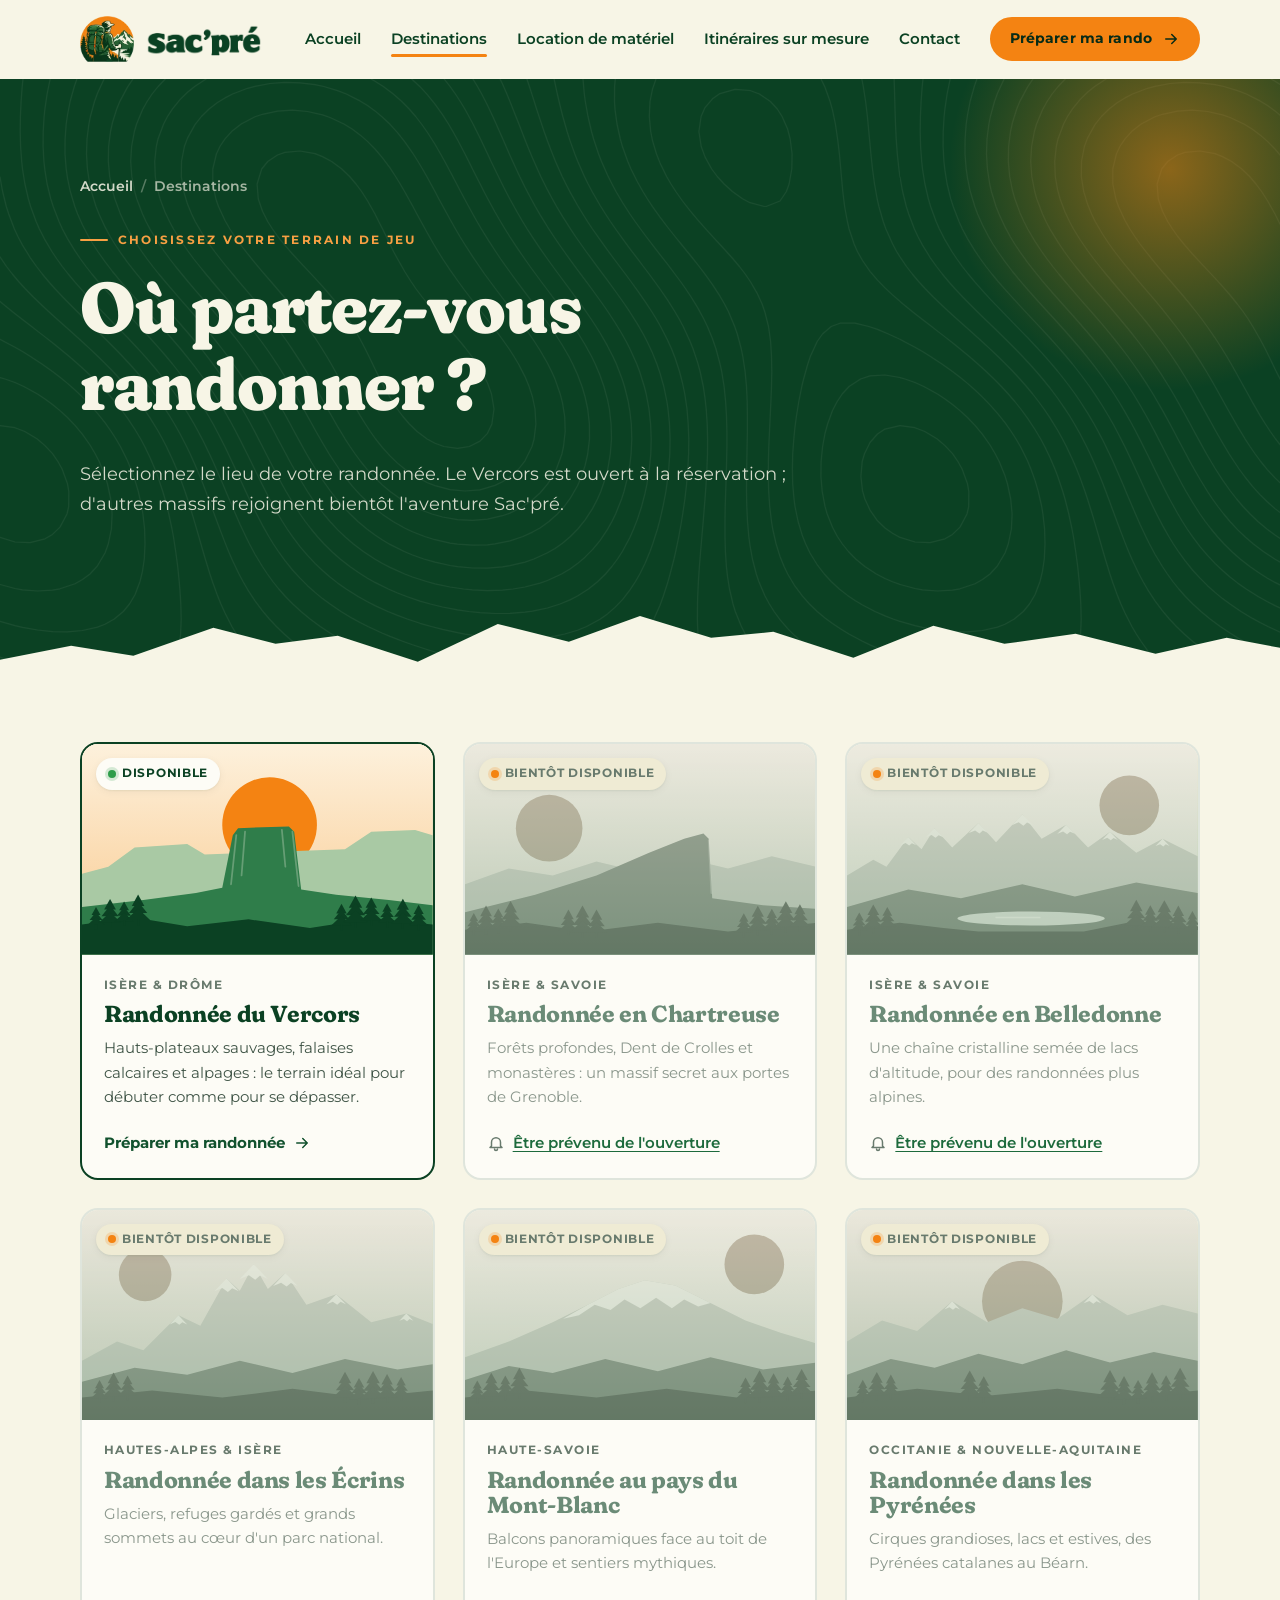
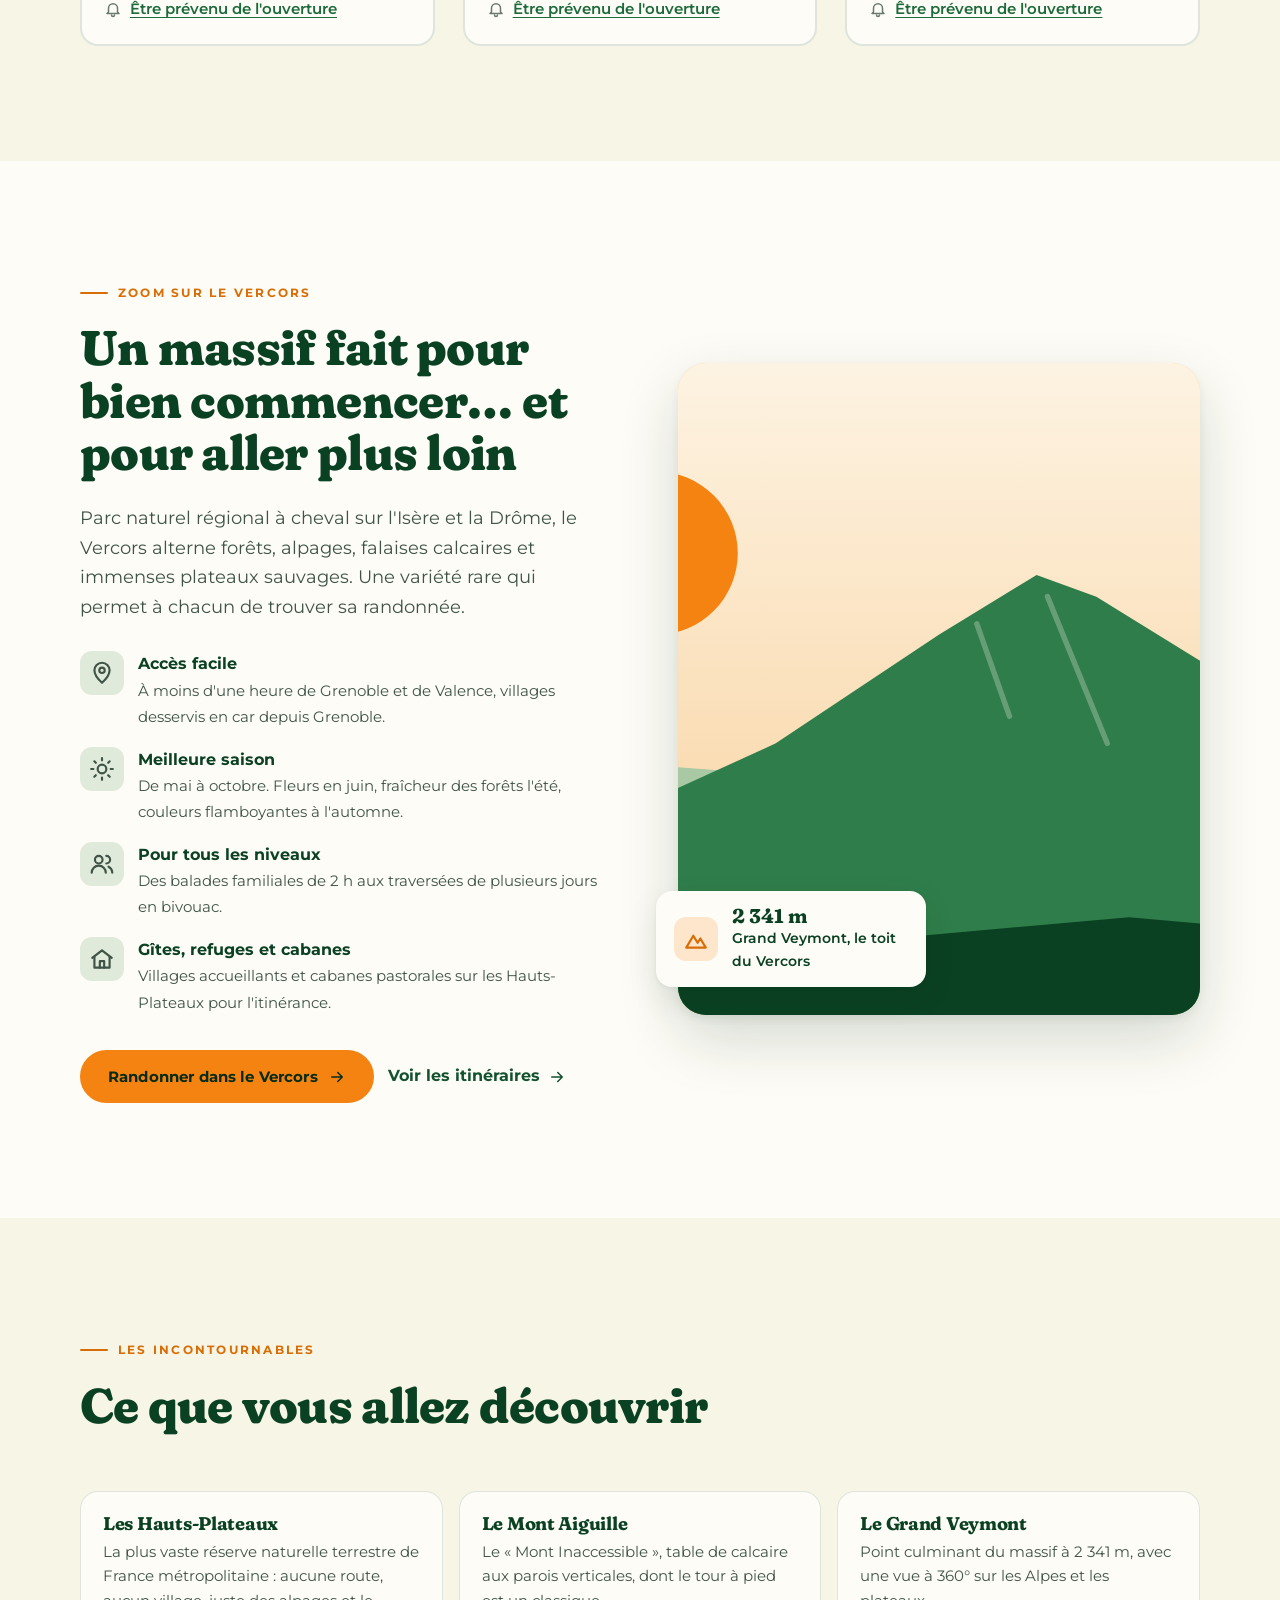
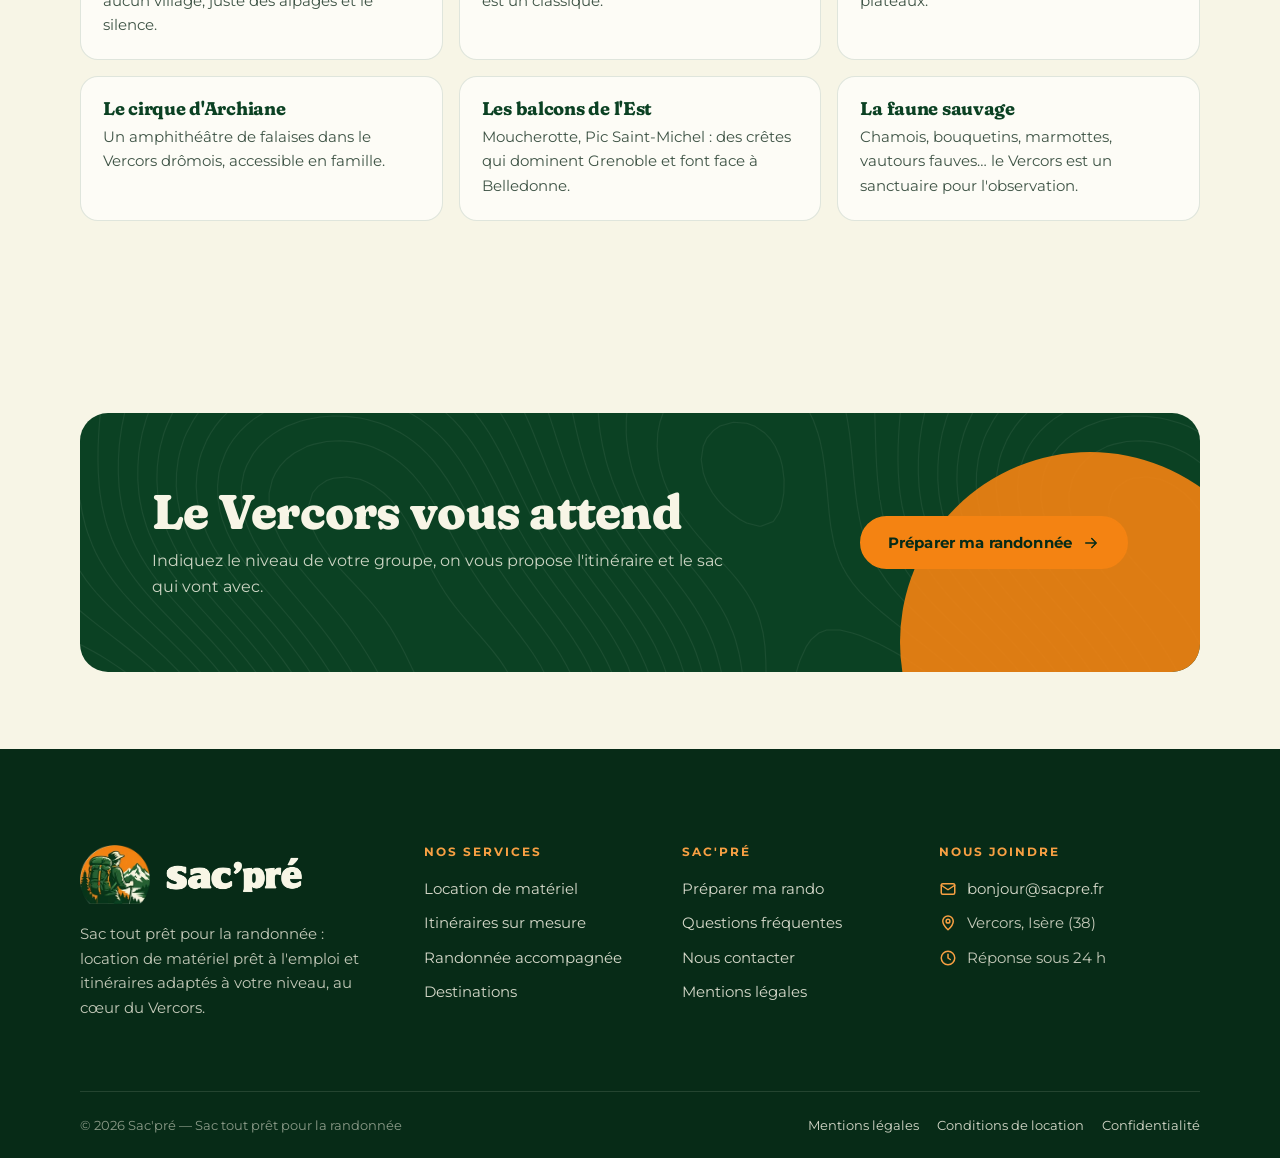
<file: destinations.html>
<!doctype html>
<html lang="fr" class="no-js">
<head>
  <meta charset="utf-8">
  <meta name="viewport" content="width=device-width, initial-scale=1">
  <title>Destinations de randonnée — Sac'pré</title>
  <meta name="description" content="Choisissez le lieu de votre randonnée : le Vercors est ouvert à la réservation, Chartreuse, Belledonne, Écrins, Mont-Blanc et Pyrénées arrivent bientôt.">
  <meta name="theme-color" content="#0b4123">
  <meta property="og:type" content="website">
  <meta property="og:title" content="Destinations de randonnée — Sac'pré">
  <meta property="og:description" content="Choisissez le lieu de votre randonnée : le Vercors est ouvert à la réservation, Chartreuse, Belledonne, Écrins, Mont-Blanc et Pyrénées arrivent bientôt.">
  <meta property="og:image" content="assets/img/logo-full.jpg">
  <meta property="og:locale" content="fr_FR">
  <link rel="icon" type="image/png" sizes="32x32" href="assets/img/favicon-32.png">
  <link rel="icon" type="image/png" sizes="64x64" href="assets/img/favicon-64.png">
  <link rel="apple-touch-icon" href="assets/img/apple-touch-icon.png">
  <link rel="preconnect" href="https://fonts.googleapis.com">
  <link rel="preconnect" href="https://fonts.gstatic.com" crossorigin>
  <link rel="stylesheet" href="https://fonts.googleapis.com/css2?family=Fraunces:opsz,wght,SOFT@9..144,500..900,0..100&family=Montserrat:wght@400;500;600;700&display=swap">
  <link rel="stylesheet" href="assets/css/style.css">
</head>
<body>
  <script src="assets/js/icons.js"></script>
  <a class="skip-link" href="#contenu">Aller au contenu</a>

  <header class="site-header">
    <div class="container header-inner">
      <a class="brand" href="index.html" aria-label="Sac'pré, retour à l'accueil">
        <img class="brand__emblem" src="assets/img/logo-emblem-160.webp" width="160" height="135" alt="">
        <img class="brand__wordmark" src="assets/img/logo-wordmark.webp" width="520" height="139" alt="Sac'pré">
      </a>
      <button class="nav-toggle" type="button" aria-expanded="false" aria-controls="main-nav">
        <span class="nav-toggle__bars"></span><span class="sr-only">Ouvrir le menu</span>
      </button>
      <nav class="main-nav" id="main-nav" aria-label="Navigation principale">
        <ul class="main-nav__list">
          <li><a class="main-nav__link" href="index.html">Accueil</a></li>
          <li><a class="main-nav__link" href="destinations.html" aria-current="page">Destinations</a></li>
          <li><a class="main-nav__link" href="location.html">Location de matériel</a></li>
          <li><a class="main-nav__link" href="itineraires.html">Itinéraires sur mesure</a></li>
          <li><a class="main-nav__link" href="contact.html">Contact</a></li>
        </ul>
        <a class="btn btn--primary btn--sm" href="reserver.html">Préparer ma rando <svg class="i arrow" aria-hidden="true"><use href="#i-arrow"/></svg></a>
      </nav>
    </div>
  </header>

  <main id="contenu">
    <section class="page-hero">
      <div class="container">
        <ol class="breadcrumb">
          <li><a href="index.html">Accueil</a></li>
          <li aria-current="page">Destinations</li>
        </ol>
        <p class="eyebrow">Choisissez votre terrain de jeu</p>
        <h1>Où partez-vous randonner&nbsp;?</h1>
        <p class="lead">Sélectionnez le lieu de votre randonnée. Le Vercors est ouvert à la réservation&nbsp;; d'autres massifs rejoignent bientôt l'aventure Sac'pré.</p>
      </div>
      <svg class="ridge" viewBox="0 0 1440 90" preserveAspectRatio="none" aria-hidden="true"><path fill="currentColor" d="M0 90V62l80-14 70 10 90-28 70 16 70-8 90 26 90-38 80 18 80-26 80 22 70-6 90 26 90-32 80 18 80-10 90 20 80-16 60 10v40z"/></svg>
    </section>

    <section class="section" aria-labelledby="dest-title" style="padding-top:clamp(32px,5vw,56px)">
      <div class="container">
        <h2 id="dest-title" class="sr-only">Liste des destinations</h2>
        <div class="dest-grid">
          <a class="dest-card dest-card--available reveal" href="reserver.html?zone=vercors">
            <span class="dest-card__status">Disponible</span>
            <div class="dest-card__art" data-art="vercors" data-art-label="Illustration : le Mont Aiguille dans le Vercors"></div>
            <div class="dest-card__body">
              <span class="dest-card__region">Isère &amp; Drôme</span>
              <h3>Randonnée du Vercors</h3>
              <p>Hauts-plateaux sauvages, falaises calcaires et alpages&nbsp;: le terrain idéal pour débuter comme pour se dépasser.</p>
              <span class="dest-card__cta">Préparer ma randonnée <svg class="i" aria-hidden="true"><use href="#i-arrow"/></svg></span>
            </div>
          </a>
          <div class="dest-card dest-card--soon reveal reveal-delay-1" aria-disabled="true">
            <span class="dest-card__status">Bientôt disponible</span>
            <div class="dest-card__art" data-art="chartreuse" data-art-label="Illustration : la Dent de Crolles en Chartreuse"></div>
            <div class="dest-card__body">
              <span class="dest-card__region">Isère &amp; Savoie</span>
              <h3>Randonnée en Chartreuse</h3>
              <p>Forêts profondes, Dent de Crolles et monastères&nbsp;: un massif secret aux portes de Grenoble.</p>
              <span class="dest-card__cta"><svg class="i" aria-hidden="true"><use href="#i-bell"/></svg><a href="contact.html?sujet=alerte-chartreuse">Être prévenu de l'ouverture</a></span>
            </div>
          </div>
          <div class="dest-card dest-card--soon reveal reveal-delay-2" aria-disabled="true">
            <span class="dest-card__status">Bientôt disponible</span>
            <div class="dest-card__art" data-art="belledonne" data-art-label="Illustration : la chaîne de Belledonne et ses lacs"></div>
            <div class="dest-card__body">
              <span class="dest-card__region">Isère &amp; Savoie</span>
              <h3>Randonnée en Belledonne</h3>
              <p>Une chaîne cristalline semée de lacs d'altitude, pour des randonnées plus alpines.</p>
              <span class="dest-card__cta"><svg class="i" aria-hidden="true"><use href="#i-bell"/></svg><a href="contact.html?sujet=alerte-belledonne">Être prévenu de l'ouverture</a></span>
            </div>
          </div>
          <div class="dest-card dest-card--soon reveal" aria-disabled="true">
            <span class="dest-card__status">Bientôt disponible</span>
            <div class="dest-card__art" data-art="ecrins" data-art-label="Illustration : les sommets enneigés des Écrins"></div>
            <div class="dest-card__body">
              <span class="dest-card__region">Hautes-Alpes &amp; Isère</span>
              <h3>Randonnée dans les Écrins</h3>
              <p>Glaciers, refuges gardés et grands sommets au cœur d'un parc national.</p>
              <span class="dest-card__cta"><svg class="i" aria-hidden="true"><use href="#i-bell"/></svg><a href="contact.html?sujet=alerte-ecrins">Être prévenu de l'ouverture</a></span>
            </div>
          </div>
          <div class="dest-card dest-card--soon reveal reveal-delay-1" aria-disabled="true">
            <span class="dest-card__status">Bientôt disponible</span>
            <div class="dest-card__art" data-art="montblanc" data-art-label="Illustration : le massif du Mont-Blanc"></div>
            <div class="dest-card__body">
              <span class="dest-card__region">Haute-Savoie</span>
              <h3>Randonnée au pays du Mont-Blanc</h3>
              <p>Balcons panoramiques face au toit de l'Europe et sentiers mythiques.</p>
              <span class="dest-card__cta"><svg class="i" aria-hidden="true"><use href="#i-bell"/></svg><a href="contact.html?sujet=alerte-mont-blanc">Être prévenu de l'ouverture</a></span>
            </div>
          </div>
          <div class="dest-card dest-card--soon reveal reveal-delay-2" aria-disabled="true">
            <span class="dest-card__status">Bientôt disponible</span>
            <div class="dest-card__art" data-art="pyrenees" data-art-label="Illustration : les crêtes des Pyrénées"></div>
            <div class="dest-card__body">
              <span class="dest-card__region">Occitanie &amp; Nouvelle-Aquitaine</span>
              <h3>Randonnée dans les Pyrénées</h3>
              <p>Cirques grandioses, lacs et estives, des Pyrénées catalanes au Béarn.</p>
              <span class="dest-card__cta"><svg class="i" aria-hidden="true"><use href="#i-bell"/></svg><a href="contact.html?sujet=alerte-pyrenees">Être prévenu de l'ouverture</a></span>
            </div>
          </div>
        </div>
      </div>
    </section>

    <section class="section section--white" id="vercors" aria-labelledby="vercors-title">
      <div class="container split">
        <div class="reveal">
          <p class="eyebrow">Zoom sur le Vercors</p>
          <h2 id="vercors-title">Un massif fait pour bien commencer… et pour aller plus loin</h2>
          <p class="lead">Parc naturel régional à cheval sur l'Isère et la Drôme, le Vercors alterne forêts, alpages, falaises calcaires et immenses plateaux sauvages. Une variété rare qui permet à chacun de trouver sa randonnée.</p>
          <ul class="info-list" style="margin:30px 0 34px">
            <li><span class="icon-badge"><svg class="i" aria-hidden="true"><use href="#i-pin"/></svg></span><div><strong>Accès facile</strong><span>À moins d'une heure de Grenoble et de Valence, villages desservis en car depuis Grenoble.</span></div></li>
            <li><span class="icon-badge"><svg class="i" aria-hidden="true"><use href="#i-sun"/></svg></span><div><strong>Meilleure saison</strong><span>De mai à octobre. Fleurs en juin, fraîcheur des forêts l'été, couleurs flamboyantes à l'automne.</span></div></li>
            <li><span class="icon-badge"><svg class="i" aria-hidden="true"><use href="#i-users"/></svg></span><div><strong>Pour tous les niveaux</strong><span>Des balades familiales de 2&nbsp;h aux traversées de plusieurs jours en bivouac.</span></div></li>
            <li><span class="icon-badge"><svg class="i" aria-hidden="true"><use href="#i-home"/></svg></span><div><strong>Gîtes, refuges et cabanes</strong><span>Villages accueillants et cabanes pastorales sur les Hauts-Plateaux pour l'itinérance.</span></div></li>
          </ul>
          <div class="btn-row">
            <a class="btn btn--primary" href="reserver.html?zone=vercors">Randonner dans le Vercors <svg class="i arrow" aria-hidden="true"><use href="#i-arrow"/></svg></a>
            <a class="link-arrow" href="itineraires.html#exemples">Voir les itinéraires <svg class="i" aria-hidden="true"><use href="#i-arrow"/></svg></a>
          </div>
        </div>
        <div class="split__media reveal reveal-delay-1">
          <div class="photo-frame" data-art="grand-veymont" data-art-label="Illustration : le Grand Veymont, point culminant du Vercors" style="aspect-ratio:4/5;background:#f8cf98"></div>
          <div class="floating-note floating-note--bl">
            <span class="icon-badge icon-badge--orange"><svg class="i" aria-hidden="true"><use href="#i-mountain"/></svg></span>
            <span><strong>2&nbsp;341&nbsp;m</strong>Grand Veymont, le toit du Vercors</span>
          </div>
        </div>
      </div>
    </section>

    <section class="section" aria-labelledby="incontournables-title">
      <div class="container">
        <div class="section-head reveal">
          <p class="eyebrow">Les incontournables</p>
          <h2 id="incontournables-title">Ce que vous allez découvrir</h2>
        </div>
        <ul class="highlights">
          <li class="highlight reveal"><h4>Les Hauts-Plateaux</h4><p>La plus vaste réserve naturelle terrestre de France métropolitaine&nbsp;: aucune route, aucun village, juste des alpages et le silence.</p></li>
          <li class="highlight reveal reveal-delay-1"><h4>Le Mont Aiguille</h4><p>Le «&nbsp;Mont Inaccessible&nbsp;», table de calcaire aux parois verticales, dont le tour à pied est un classique.</p></li>
          <li class="highlight reveal reveal-delay-2"><h4>Le Grand Veymont</h4><p>Point culminant du massif à 2&nbsp;341&nbsp;m, avec une vue à 360° sur les Alpes et les plateaux.</p></li>
          <li class="highlight reveal"><h4>Le cirque d'Archiane</h4><p>Un amphithéâtre de falaises dans le Vercors drômois, accessible en famille.</p></li>
          <li class="highlight reveal reveal-delay-1"><h4>Les balcons de l'Est</h4><p>Moucherotte, Pic Saint-Michel&nbsp;: des crêtes qui dominent Grenoble et font face à Belledonne.</p></li>
          <li class="highlight reveal reveal-delay-2"><h4>La faune sauvage</h4><p>Chamois, bouquetins, marmottes, vautours fauves… le Vercors est un sanctuaire pour l'observation.</p></li>
        </ul>
      </div>
    </section>

    <section class="section section--tight" aria-label="Préparer ma randonnée">
      <div class="container">
        <div class="cta-band reveal">
          <div>
            <h2>Le Vercors vous attend</h2>
            <p>Indiquez le niveau de votre groupe, on vous propose l'itinéraire et le sac qui vont avec.</p>
          </div>
          <a class="btn btn--primary" href="reserver.html?zone=vercors">Préparer ma randonnée <svg class="i arrow" aria-hidden="true"><use href="#i-arrow"/></svg></a>
        </div>
      </div>
    </section>
  </main>

  <footer class="site-footer">
    <div class="container">
      <div class="footer-grid">
        <div>
          <div class="footer-brand">
            <img src="assets/img/logo-emblem-160.webp" width="160" height="135" alt="" loading="lazy">
            <img src="assets/img/logo-wordmark-cream.webp" width="520" height="139" alt="Sac'pré" loading="lazy">
          </div>
          <p>Sac tout prêt pour la randonnée&nbsp;: location de matériel prêt à l'emploi et itinéraires adaptés à votre niveau, au cœur du Vercors.</p>
        </div>
        <div>
          <h4>Nos services</h4>
          <ul>
            <li><a href="location.html">Location de matériel</a></li>
            <li><a href="itineraires.html">Itinéraires sur mesure</a></li>
            <li><a href="itineraires.html#guide">Randonnée accompagnée</a></li>
            <li><a href="destinations.html">Destinations</a></li>
          </ul>
        </div>
        <div>
          <h4>Sac'pré</h4>
          <ul>
            <li><a href="reserver.html">Préparer ma rando</a></li>
            <li><a href="index.html#faq">Questions fréquentes</a></li>
            <li><a href="contact.html">Nous contacter</a></li>
            <li><a href="mentions-legales.html">Mentions légales</a></li>
          </ul>
        </div>
        <div>
          <h4>Nous joindre</h4>
          <ul class="footer-contact">
            <li><svg class="i" aria-hidden="true"><use href="#i-mail"/></svg><a href="mailto:bonjour@sacpre.fr">bonjour@sacpre.fr</a></li>
            <li><svg class="i" aria-hidden="true"><use href="#i-pin"/></svg><span>Vercors, Isère (38)</span></li>
            <li><svg class="i" aria-hidden="true"><use href="#i-clock"/></svg><span>Réponse sous 24&nbsp;h</span></li>
          </ul>
        </div>
      </div>
      <div class="footer-bottom">
        <p style="margin:0">© <span data-year>2026</span> Sac'pré — Sac tout prêt pour la randonnée</p>
        <ul>
          <li><a href="mentions-legales.html">Mentions légales</a></li>
          <li><a href="mentions-legales.html#cgl">Conditions de location</a></li>
          <li><a href="mentions-legales.html#confidentialite">Confidentialité</a></li>
        </ul>
      </div>
    </div>
  </footer>

  <script src="assets/js/data.js"></script>
  <script src="assets/js/data.js"></script>
  <script src="assets/js/art.js"></script>
  <script src="assets/js/main.js"></script>
</body>
</html>
</file>
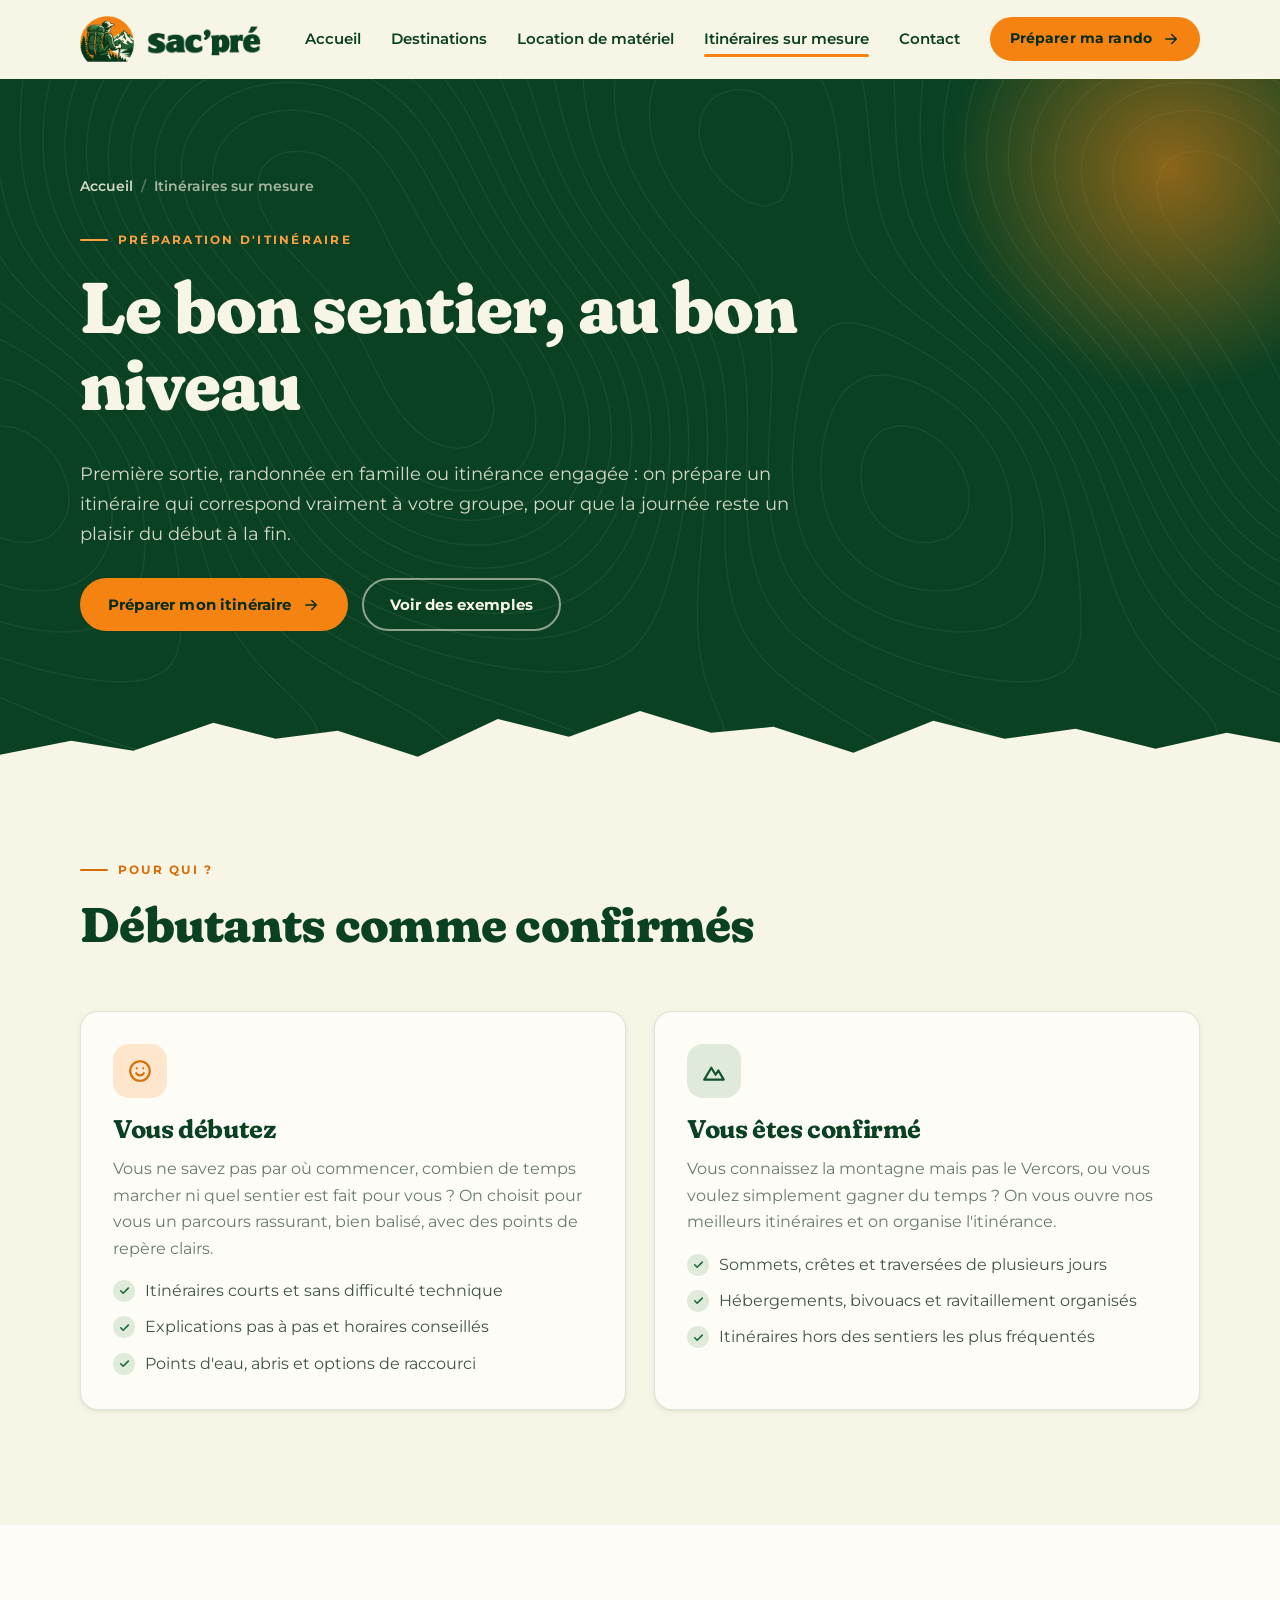
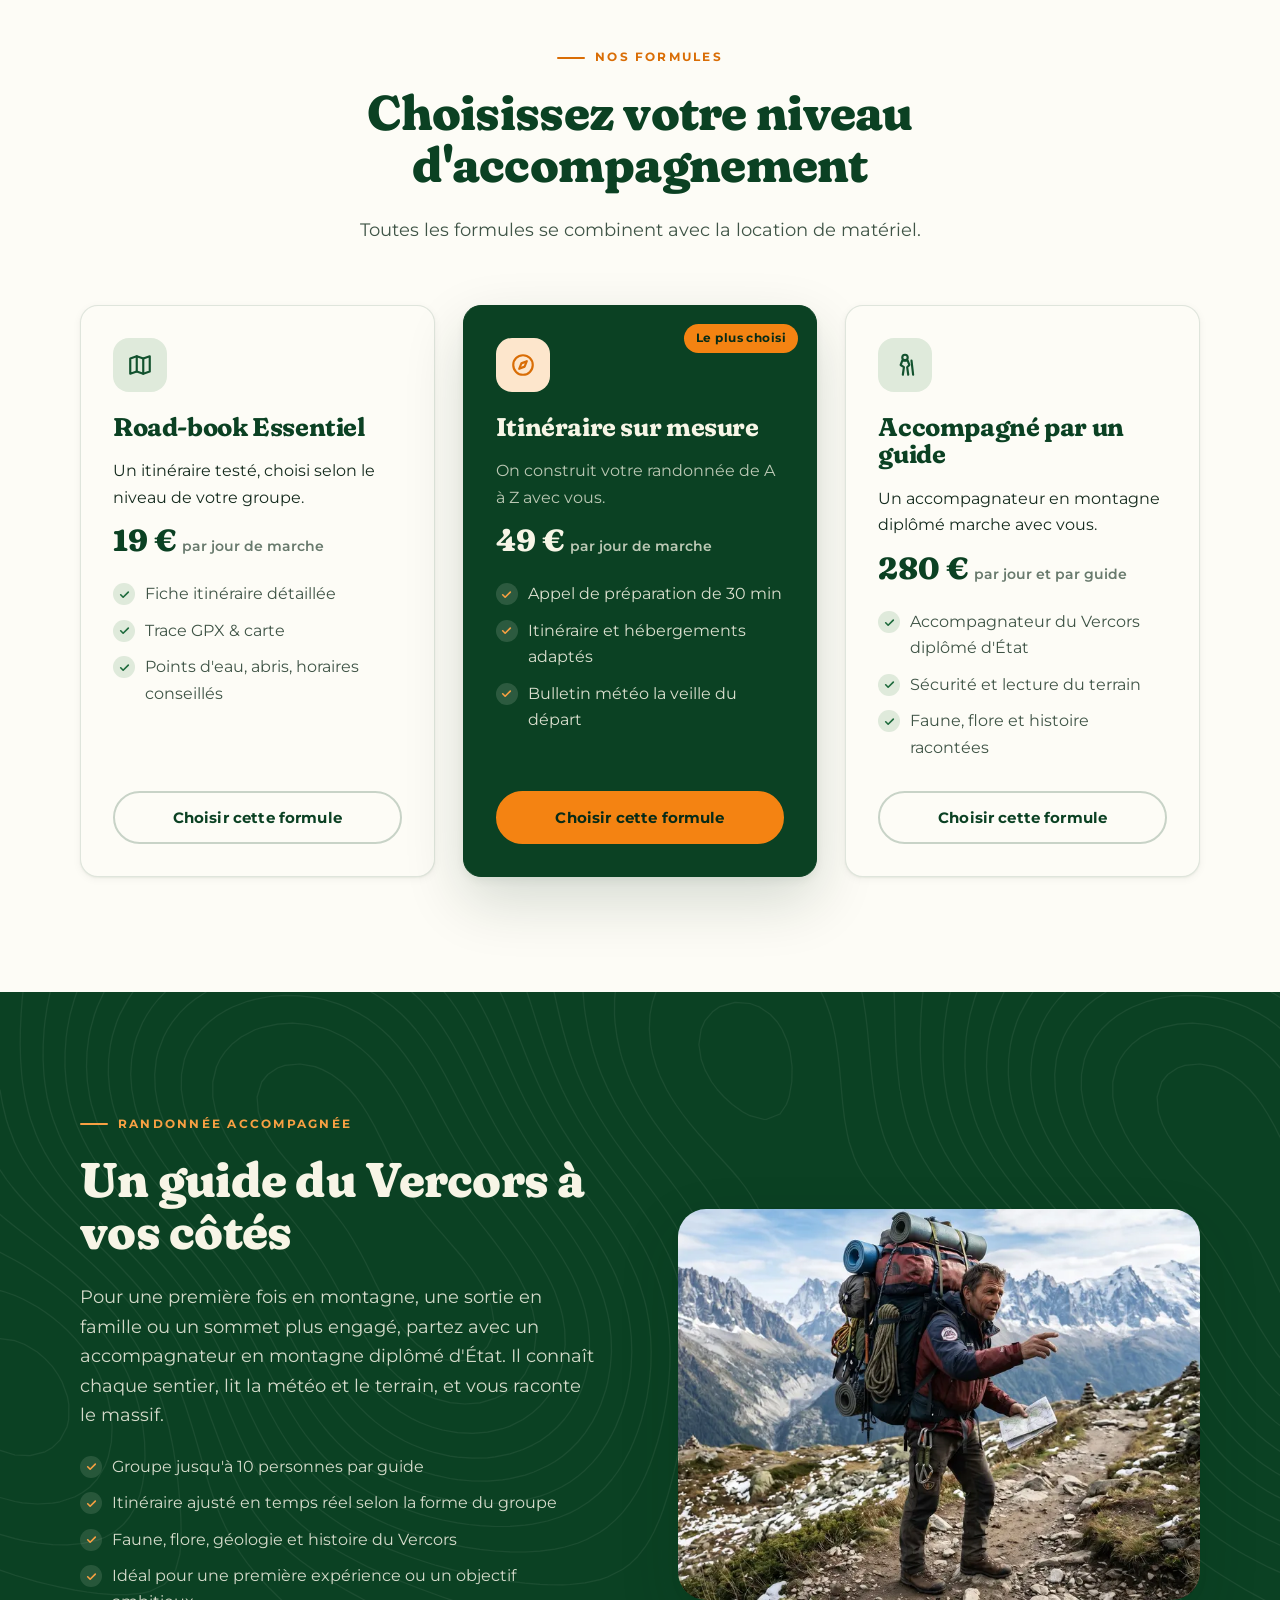
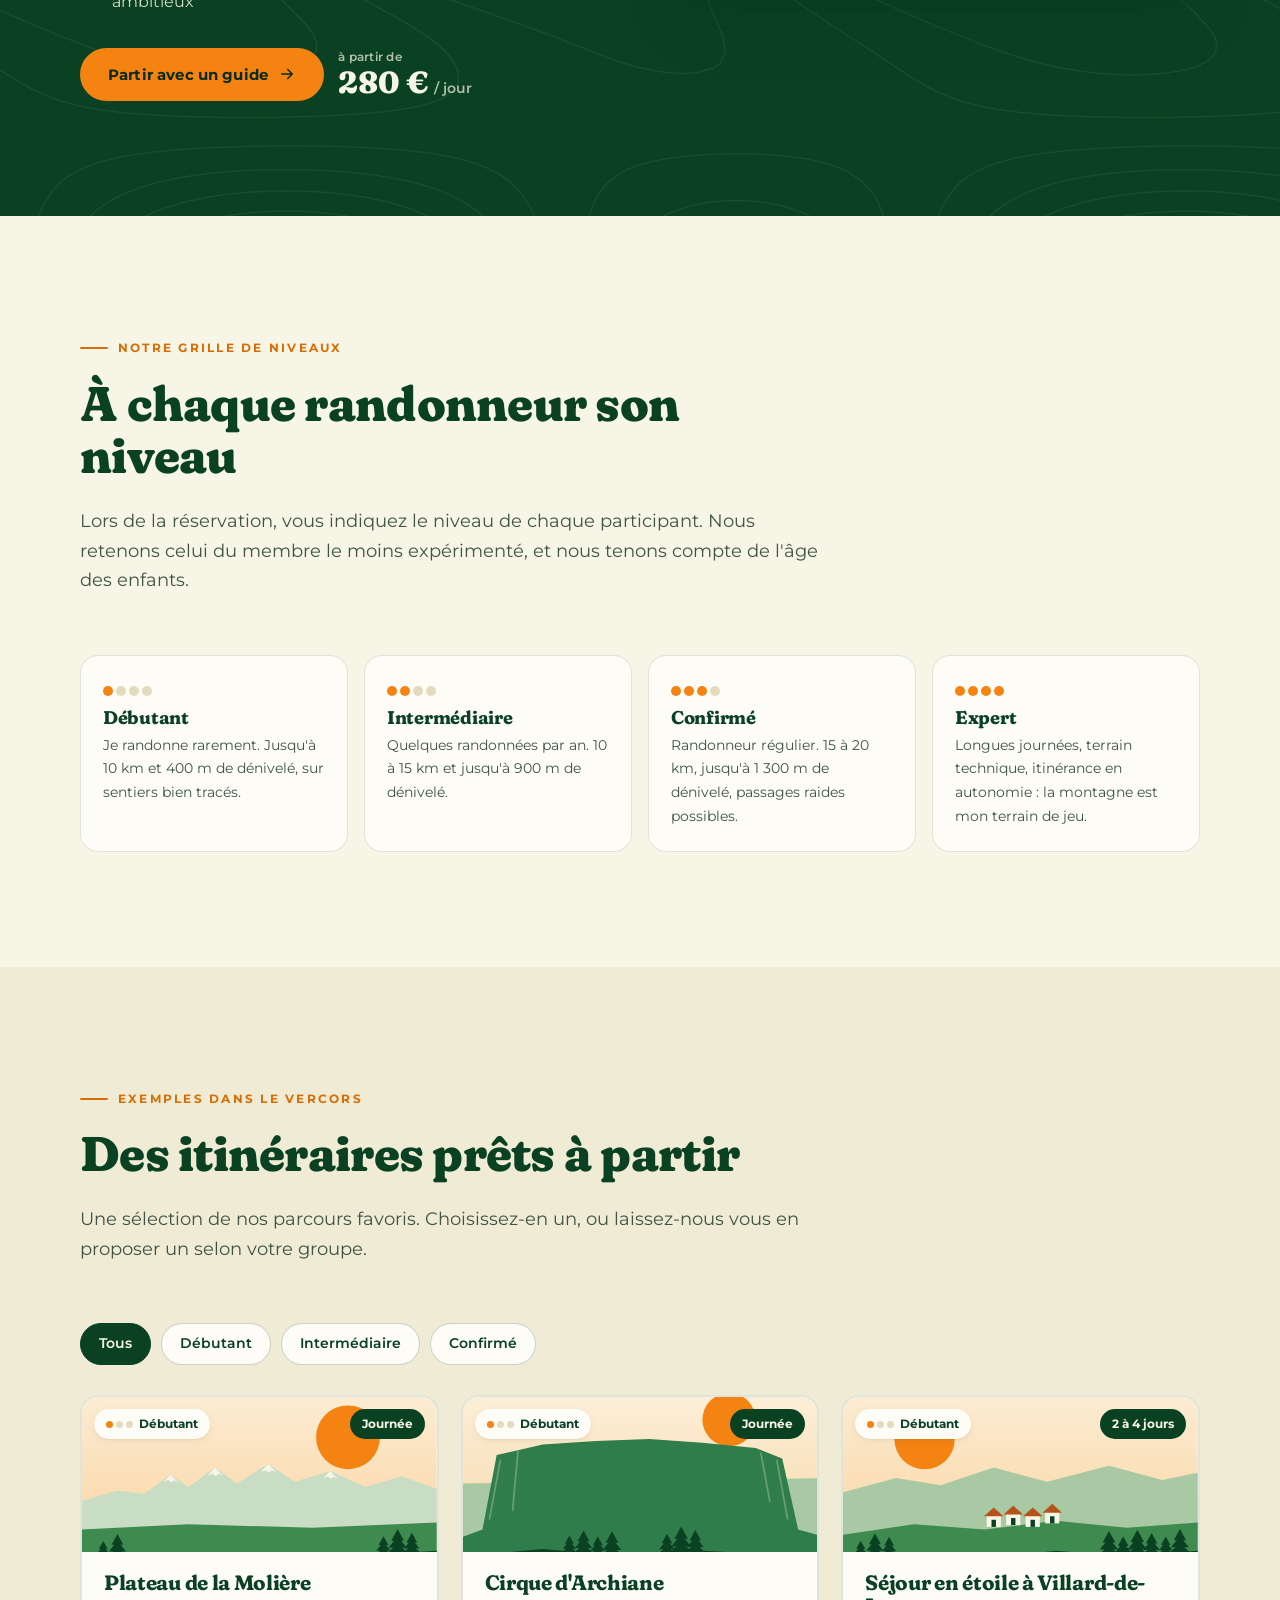
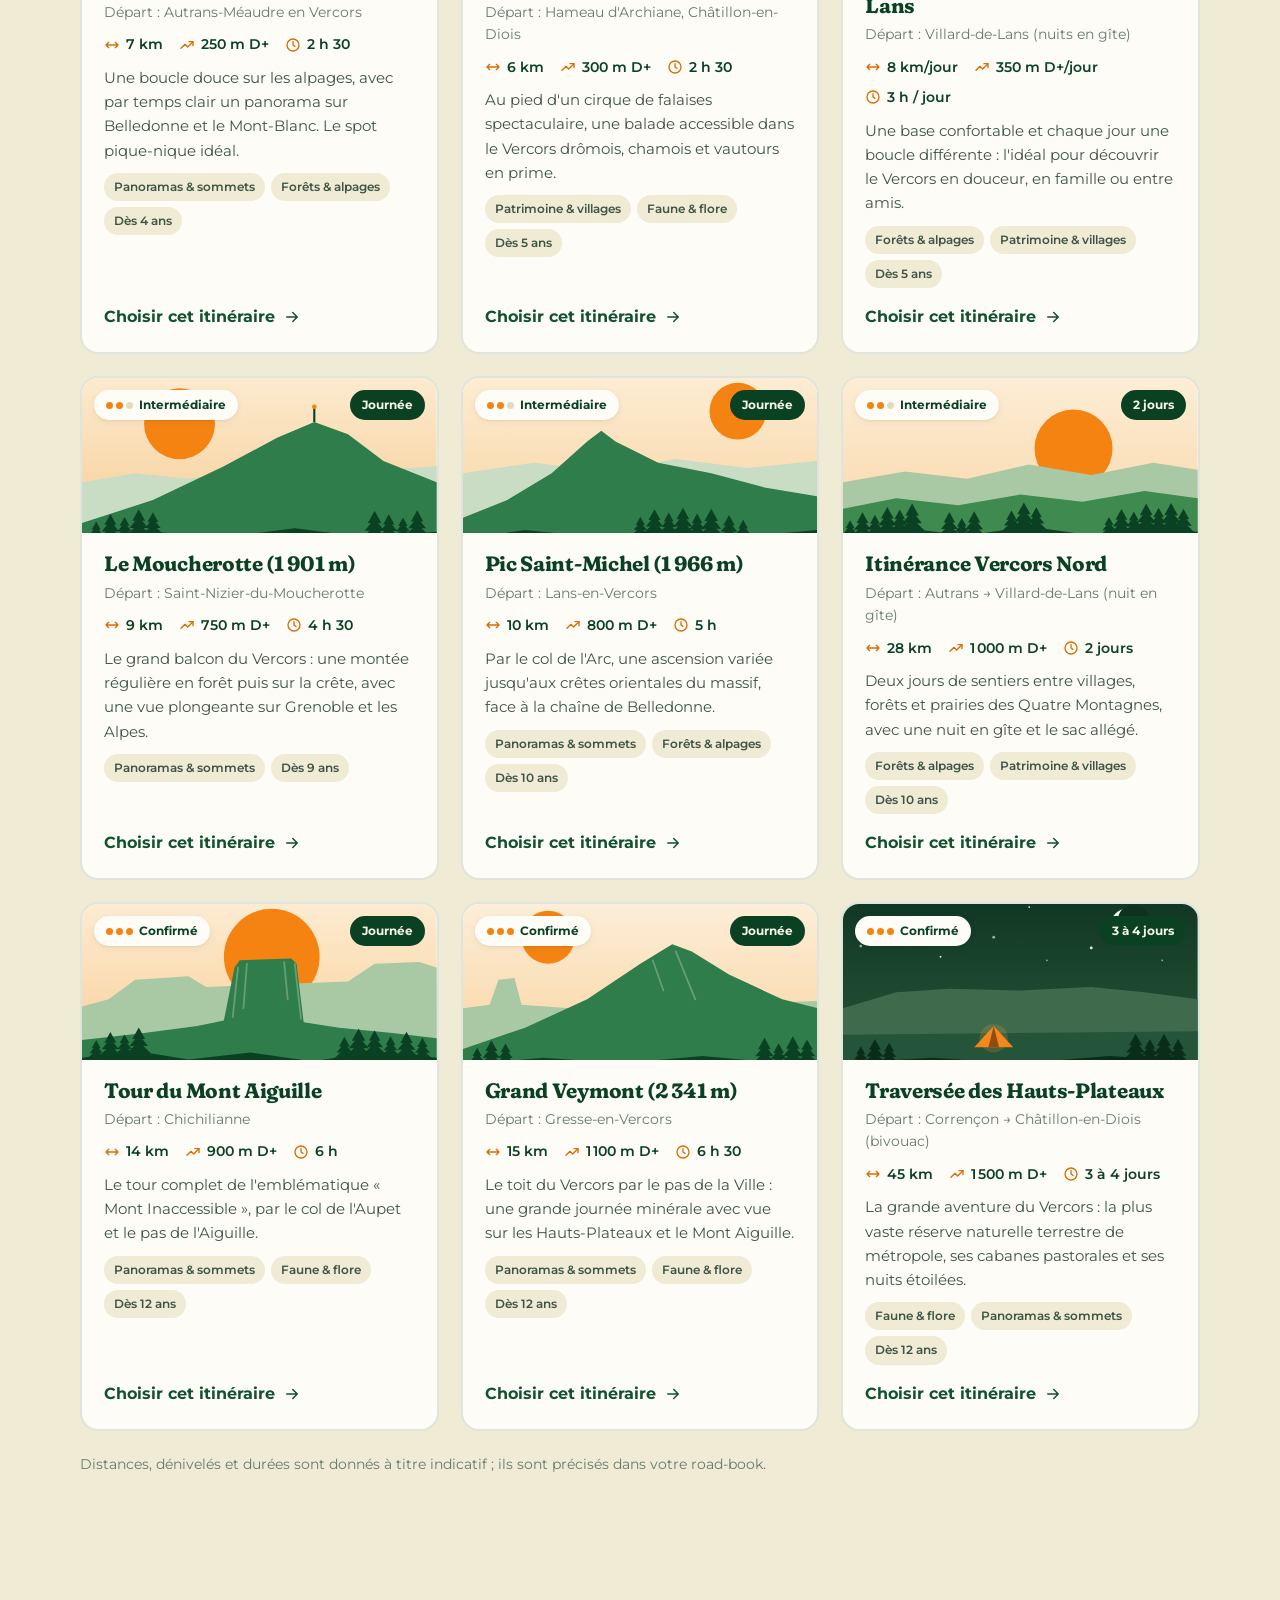
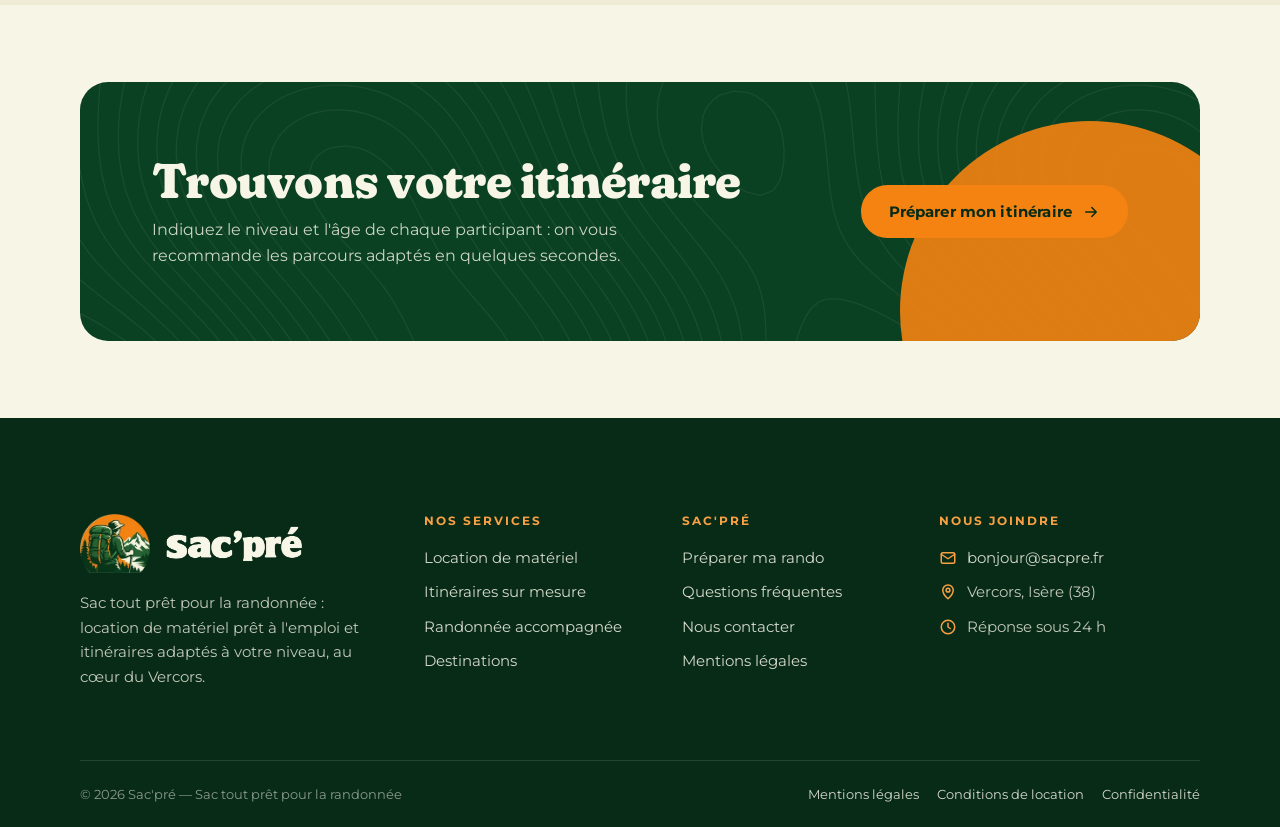
<file: itineraires.html>
<!doctype html>
<html lang="fr" class="no-js">
<head>
  <meta charset="utf-8">
  <meta name="viewport" content="width=device-width, initial-scale=1">
  <title>Itinéraires de randonnée sur mesure — Sac'pré</title>
  <meta name="description" content="Road-book, itinéraire 100 % sur mesure ou randonnée accompagnée par un guide du Vercors : un parcours adapté au niveau de chaque randonneur.">
  <meta name="theme-color" content="#0b4123">
  <meta property="og:type" content="website">
  <meta property="og:title" content="Itinéraires de randonnée sur mesure — Sac'pré">
  <meta property="og:description" content="Road-book, itinéraire 100 % sur mesure ou randonnée accompagnée par un guide du Vercors : un parcours adapté au niveau de chaque randonneur.">
  <meta property="og:image" content="assets/img/logo-full.jpg">
  <meta property="og:locale" content="fr_FR">
  <link rel="icon" type="image/png" sizes="32x32" href="assets/img/favicon-32.png">
  <link rel="icon" type="image/png" sizes="64x64" href="assets/img/favicon-64.png">
  <link rel="apple-touch-icon" href="assets/img/apple-touch-icon.png">
  <link rel="preconnect" href="https://fonts.googleapis.com">
  <link rel="preconnect" href="https://fonts.gstatic.com" crossorigin>
  <link rel="stylesheet" href="https://fonts.googleapis.com/css2?family=Fraunces:opsz,wght,SOFT@9..144,500..900,0..100&family=Montserrat:wght@400;500;600;700&display=swap">
  <link rel="stylesheet" href="assets/css/style.css">
</head>
<body>
  <script src="assets/js/icons.js"></script>
  <a class="skip-link" href="#contenu">Aller au contenu</a>

  <header class="site-header">
    <div class="container header-inner">
      <a class="brand" href="index.html" aria-label="Sac'pré, retour à l'accueil">
        <img class="brand__emblem" src="assets/img/logo-emblem-160.webp" width="160" height="135" alt="">
        <img class="brand__wordmark" src="assets/img/logo-wordmark.webp" width="520" height="139" alt="Sac'pré">
      </a>
      <button class="nav-toggle" type="button" aria-expanded="false" aria-controls="main-nav">
        <span class="nav-toggle__bars"></span><span class="sr-only">Ouvrir le menu</span>
      </button>
      <nav class="main-nav" id="main-nav" aria-label="Navigation principale">
        <ul class="main-nav__list">
          <li><a class="main-nav__link" href="index.html">Accueil</a></li>
          <li><a class="main-nav__link" href="destinations.html">Destinations</a></li>
          <li><a class="main-nav__link" href="location.html">Location de matériel</a></li>
          <li><a class="main-nav__link" href="itineraires.html" aria-current="page">Itinéraires sur mesure</a></li>
          <li><a class="main-nav__link" href="contact.html">Contact</a></li>
        </ul>
        <a class="btn btn--primary btn--sm" href="reserver.html">Préparer ma rando <svg class="i arrow" aria-hidden="true"><use href="#i-arrow"/></svg></a>
      </nav>
    </div>
  </header>

  <main id="contenu">
    <section class="page-hero">
      <div class="container">
        <ol class="breadcrumb">
          <li><a href="index.html">Accueil</a></li>
          <li aria-current="page">Itinéraires sur mesure</li>
        </ol>
        <p class="eyebrow">Préparation d'itinéraire</p>
        <h1>Le bon sentier, au bon niveau</h1>
        <p class="lead">Première sortie, randonnée en famille ou itinérance engagée&nbsp;: on prépare un itinéraire qui correspond vraiment à votre groupe, pour que la journée reste un plaisir du début à la fin.</p>
        <div class="btn-row" style="margin-top:30px">
          <a class="btn btn--primary" href="reserver.html">Préparer mon itinéraire <svg class="i arrow" aria-hidden="true"><use href="#i-arrow"/></svg></a>
          <a class="btn btn--light" href="#exemples">Voir des exemples</a>
        </div>
      </div>
      <svg class="ridge" viewBox="0 0 1440 90" preserveAspectRatio="none" aria-hidden="true"><path fill="currentColor" d="M0 90V62l80-14 70 10 90-28 70 16 70-8 90 26 90-38 80 18 80-26 80 22 70-6 90 26 90-32 80 18 80-10 90 20 80-16 60 10v40z"/></svg>
    </section>

    <section class="section" aria-labelledby="pourqui-title" style="padding-top:clamp(40px,6vw,72px)">
      <div class="container">
        <div class="section-head reveal">
          <p class="eyebrow">Pour qui&nbsp;?</p>
          <h2 id="pourqui-title">Débutants comme confirmés</h2>
        </div>
        <div class="grid grid--2">
          <article class="card reveal">
            <span class="icon-badge icon-badge--orange"><svg class="i" aria-hidden="true"><use href="#i-smile"/></svg></span>
            <h3>Vous débutez</h3>
            <p class="muted">Vous ne savez pas par où commencer, combien de temps marcher ni quel sentier est fait pour vous&nbsp;? On choisit pour vous un parcours rassurant, bien balisé, avec des points de repère clairs.</p>
            <ul class="check-list" style="margin-bottom:0">
              <li>Itinéraires courts et sans difficulté technique</li>
              <li>Explications pas à pas et horaires conseillés</li>
              <li>Points d'eau, abris et options de raccourci</li>
            </ul>
          </article>
          <article class="card reveal reveal-delay-1">
            <span class="icon-badge"><svg class="i" aria-hidden="true"><use href="#i-mountain"/></svg></span>
            <h3>Vous êtes confirmé</h3>
            <p class="muted">Vous connaissez la montagne mais pas le Vercors, ou vous voulez simplement gagner du temps&nbsp;? On vous ouvre nos meilleurs itinéraires et on organise l'itinérance.</p>
            <ul class="check-list" style="margin-bottom:0">
              <li>Sommets, crêtes et traversées de plusieurs jours</li>
              <li>Hébergements, bivouacs et ravitaillement organisés</li>
              <li>Itinéraires hors des sentiers les plus fréquentés</li>
            </ul>
          </article>
        </div>
      </div>
    </section>

    <section class="section section--white" aria-labelledby="formules-title">
      <div class="container">
        <div class="section-head section-head--center reveal">
          <p class="eyebrow">Nos formules</p>
          <h2 id="formules-title">Choisissez votre niveau d'accompagnement</h2>
          <p class="lead">Toutes les formules se combinent avec la location de matériel.</p>
        </div>
        <div class="grid grid--3" id="offers-list">
          <noscript><p>Activez JavaScript pour afficher les formules, ou <a href="contact.html">contactez-nous</a>.</p></noscript>
        </div>
      </div>
    </section>

    <section class="section section--green topo" id="guide" aria-labelledby="guide-title">
      <div class="container split split--reverse">
        <div class="split__media reveal">
          <div class="photo-frame photo-frame--43">
            <picture>
              <source type="image/webp" srcset="assets/img/guide-vercors-1000.webp 1000w, assets/img/guide-vercors.webp 2000w" sizes="(max-width: 900px) 100vw, 50vw">
              <img src="assets/img/guide-vercors-1000.jpg" srcset="assets/img/guide-vercors-1000.jpg 1000w, assets/img/guide-vercors.jpg 2000w" sizes="(max-width: 900px) 100vw, 50vw" width="1000" height="558" loading="lazy" alt="Un guide de montagne, sac chargé et carte à la main, indique la direction à suivre" style="object-position:62% 50%">
            </picture>
          </div>
        </div>
        <div class="reveal reveal-delay-1">
          <p class="eyebrow">Randonnée accompagnée</p>
          <h2 id="guide-title">Un guide du Vercors à vos côtés</h2>
          <p class="lead" style="color:rgba(247,245,230,.85)">Pour une première fois en montagne, une sortie en famille ou un sommet plus engagé, partez avec un accompagnateur en montagne diplômé d'État. Il connaît chaque sentier, lit la météo et le terrain, et vous raconte le massif.</p>
          <ul class="check-list" style="margin:24px 0 32px">
            <li>Groupe jusqu'à 10 personnes par guide</li>
            <li>Itinéraire ajusté en temps réel selon la forme du groupe</li>
            <li>Faune, flore, géologie et histoire du Vercors</li>
            <li>Idéal pour une première expérience ou un objectif ambitieux</li>
          </ul>
          <div class="btn-row">
            <a class="btn btn--primary" href="reserver.html?zone=vercors&amp;formule=guide">Partir avec un guide <svg class="i arrow" aria-hidden="true"><use href="#i-arrow"/></svg></a>
            <p class="price" style="margin:0;color:var(--cream-100)"><small style="color:rgba(247,245,230,.7)">à partir de</small><span data-price="routeOffers.guide.price" style="font:inherit;color:inherit">280&nbsp;€</span> <span style="color:rgba(247,245,230,.7)">/ jour</span></p>
          </div>
        </div>
      </div>
    </section>

    <section class="section" aria-labelledby="niveaux-title">
      <div class="container">
        <div class="section-head reveal">
          <p class="eyebrow">Notre grille de niveaux</p>
          <h2 id="niveaux-title">À chaque randonneur son niveau</h2>
          <p class="lead">Lors de la réservation, vous indiquez le niveau de chaque participant. Nous retenons celui du membre le moins expérimenté, et nous tenons compte de l'âge des enfants.</p>
        </div>
        <ul class="levels reveal" id="levels-list"></ul>
      </div>
    </section>

    <section class="section section--sand" id="exemples" aria-labelledby="exemples-title">
      <div class="container">
        <div class="section-head reveal">
          <p class="eyebrow">Exemples dans le Vercors</p>
          <h2 id="exemples-title">Des itinéraires prêts à partir</h2>
          <p class="lead">Une sélection de nos parcours favoris. Choisissez-en un, ou laissez-nous vous en proposer un selon votre groupe.</p>
        </div>
        <div class="filter-bar" role="group" aria-label="Filtrer par niveau">
          <button type="button" class="chip" data-filter-level="all" aria-pressed="true">Tous</button>
          <button type="button" class="chip" data-filter-level="1" aria-pressed="false">Débutant</button>
          <button type="button" class="chip" data-filter-level="2" aria-pressed="false">Intermédiaire</button>
          <button type="button" class="chip" data-filter-level="3" aria-pressed="false">Confirmé</button>
        </div>
        <div class="route-grid" id="route-list" aria-live="polite"></div>
        <p class="small muted" style="margin-top:22px">Distances, dénivelés et durées sont donnés à titre indicatif&nbsp;; ils sont précisés dans votre road-book.</p>
      </div>
    </section>

    <section class="section section--tight" aria-label="Préparer mon itinéraire">
      <div class="container">
        <div class="cta-band reveal">
          <div>
            <h2>Trouvons votre itinéraire</h2>
            <p>Indiquez le niveau et l'âge de chaque participant&nbsp;: on vous recommande les parcours adaptés en quelques secondes.</p>
          </div>
          <a class="btn btn--primary" href="reserver.html?zone=vercors">Préparer mon itinéraire <svg class="i arrow" aria-hidden="true"><use href="#i-arrow"/></svg></a>
        </div>
      </div>
    </section>
  </main>

  <footer class="site-footer">
    <div class="container">
      <div class="footer-grid">
        <div>
          <div class="footer-brand">
            <img src="assets/img/logo-emblem-160.webp" width="160" height="135" alt="" loading="lazy">
            <img src="assets/img/logo-wordmark-cream.webp" width="520" height="139" alt="Sac'pré" loading="lazy">
          </div>
          <p>Sac tout prêt pour la randonnée&nbsp;: location de matériel prêt à l'emploi et itinéraires adaptés à votre niveau, au cœur du Vercors.</p>
        </div>
        <div>
          <h4>Nos services</h4>
          <ul>
            <li><a href="location.html">Location de matériel</a></li>
            <li><a href="itineraires.html">Itinéraires sur mesure</a></li>
            <li><a href="itineraires.html#guide">Randonnée accompagnée</a></li>
            <li><a href="destinations.html">Destinations</a></li>
          </ul>
        </div>
        <div>
          <h4>Sac'pré</h4>
          <ul>
            <li><a href="reserver.html">Préparer ma rando</a></li>
            <li><a href="index.html#faq">Questions fréquentes</a></li>
            <li><a href="contact.html">Nous contacter</a></li>
            <li><a href="mentions-legales.html">Mentions légales</a></li>
          </ul>
        </div>
        <div>
          <h4>Nous joindre</h4>
          <ul class="footer-contact">
            <li><svg class="i" aria-hidden="true"><use href="#i-mail"/></svg><a href="mailto:bonjour@sacpre.fr">bonjour@sacpre.fr</a></li>
            <li><svg class="i" aria-hidden="true"><use href="#i-pin"/></svg><span>Vercors, Isère (38)</span></li>
            <li><svg class="i" aria-hidden="true"><use href="#i-clock"/></svg><span>Réponse sous 24&nbsp;h</span></li>
          </ul>
        </div>
      </div>
      <div class="footer-bottom">
        <p style="margin:0">© <span data-year>2026</span> Sac'pré — Sac tout prêt pour la randonnée</p>
        <ul>
          <li><a href="mentions-legales.html">Mentions légales</a></li>
          <li><a href="mentions-legales.html#cgl">Conditions de location</a></li>
          <li><a href="mentions-legales.html#confidentialite">Confidentialité</a></li>
        </ul>
      </div>
    </div>
  </footer>

  <script src="assets/js/data.js"></script>
  <script src="assets/js/data.js"></script>
  <script src="assets/js/art.js"></script>
  <script src="assets/js/main.js"></script>
</body>
</html>
</file>
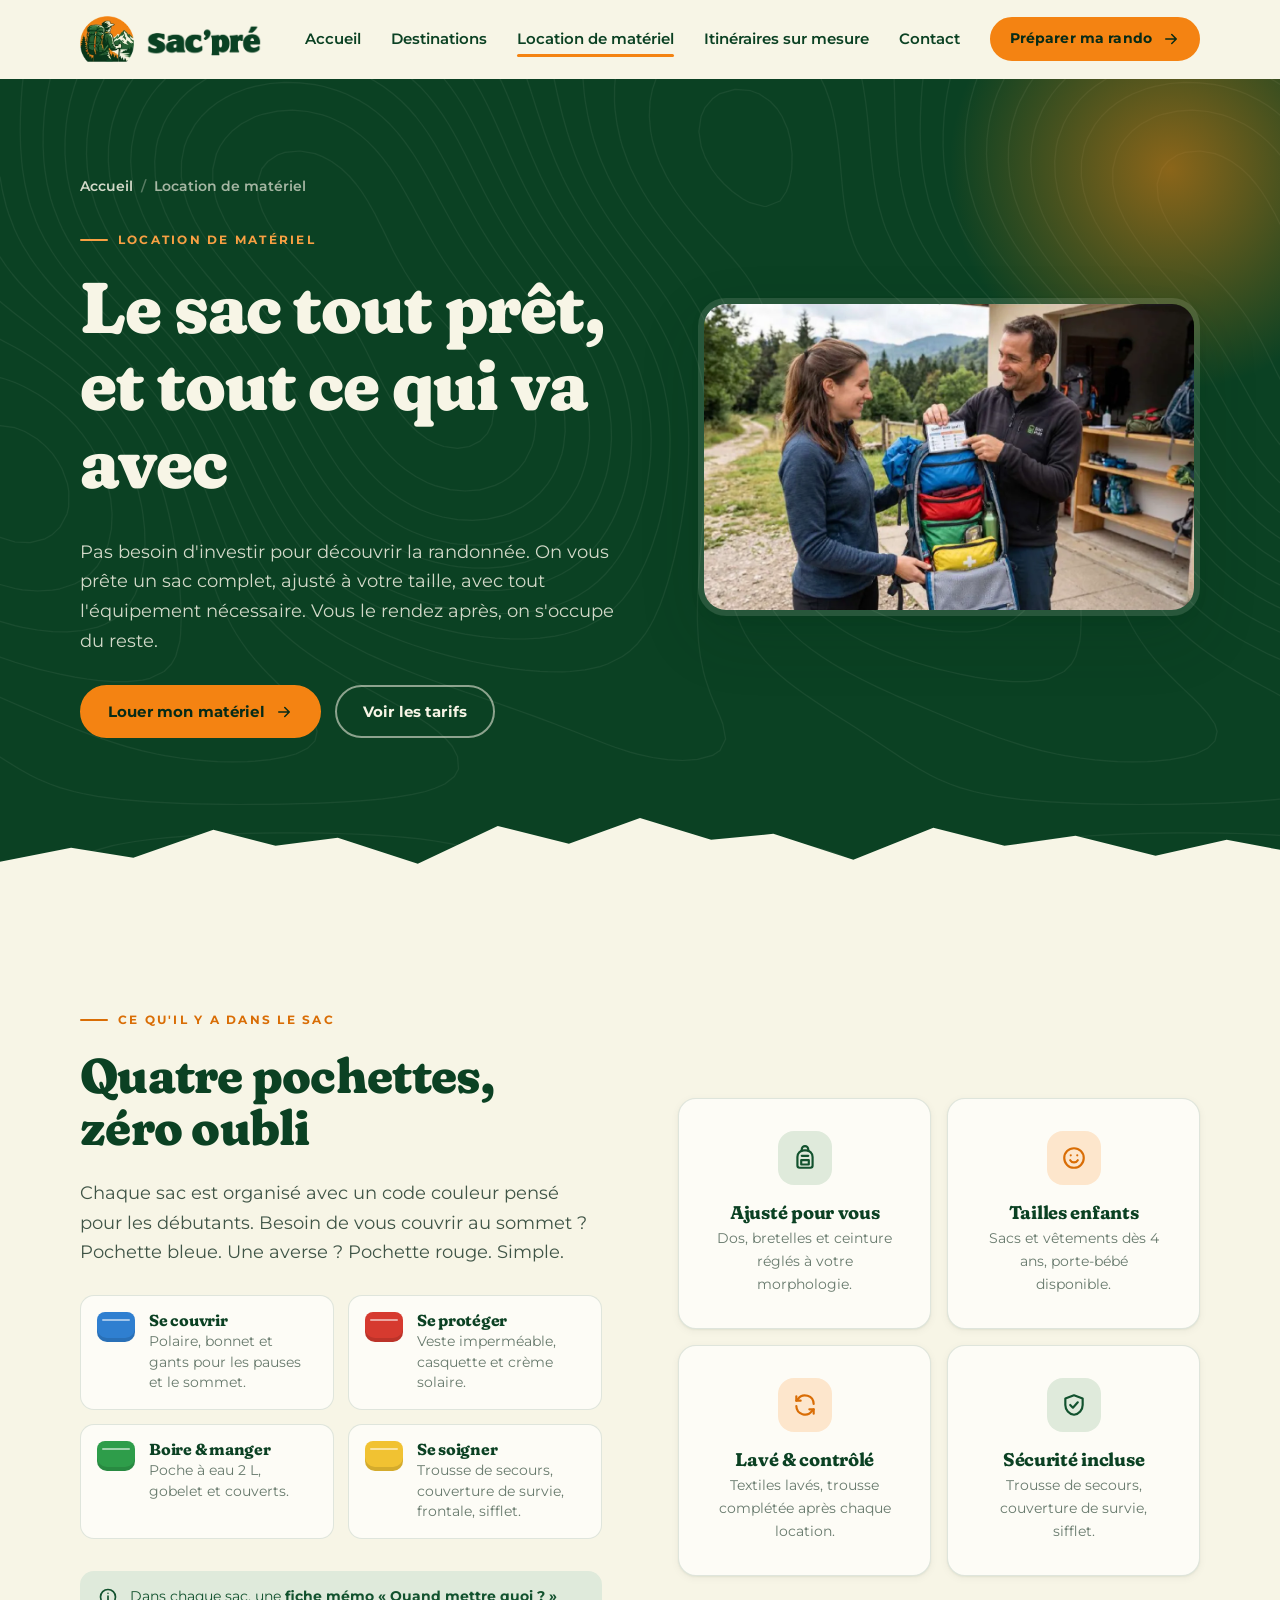
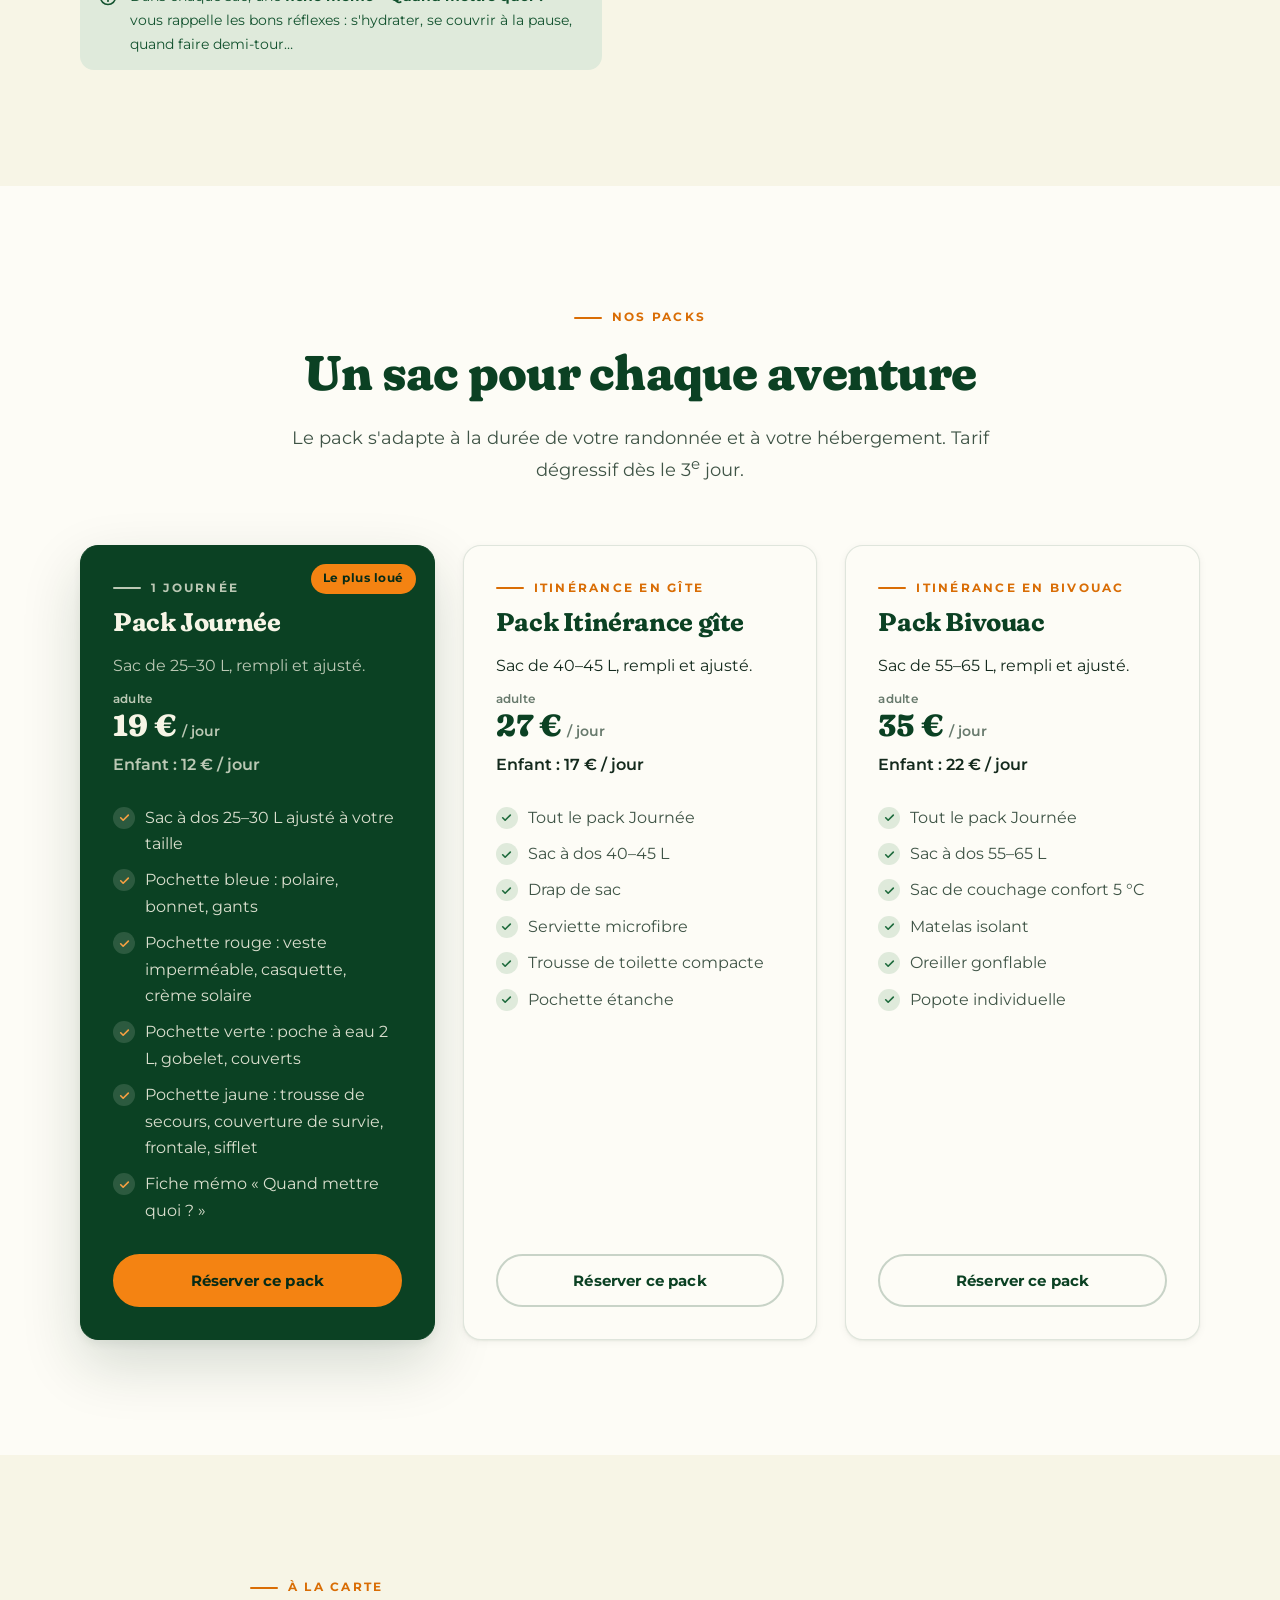
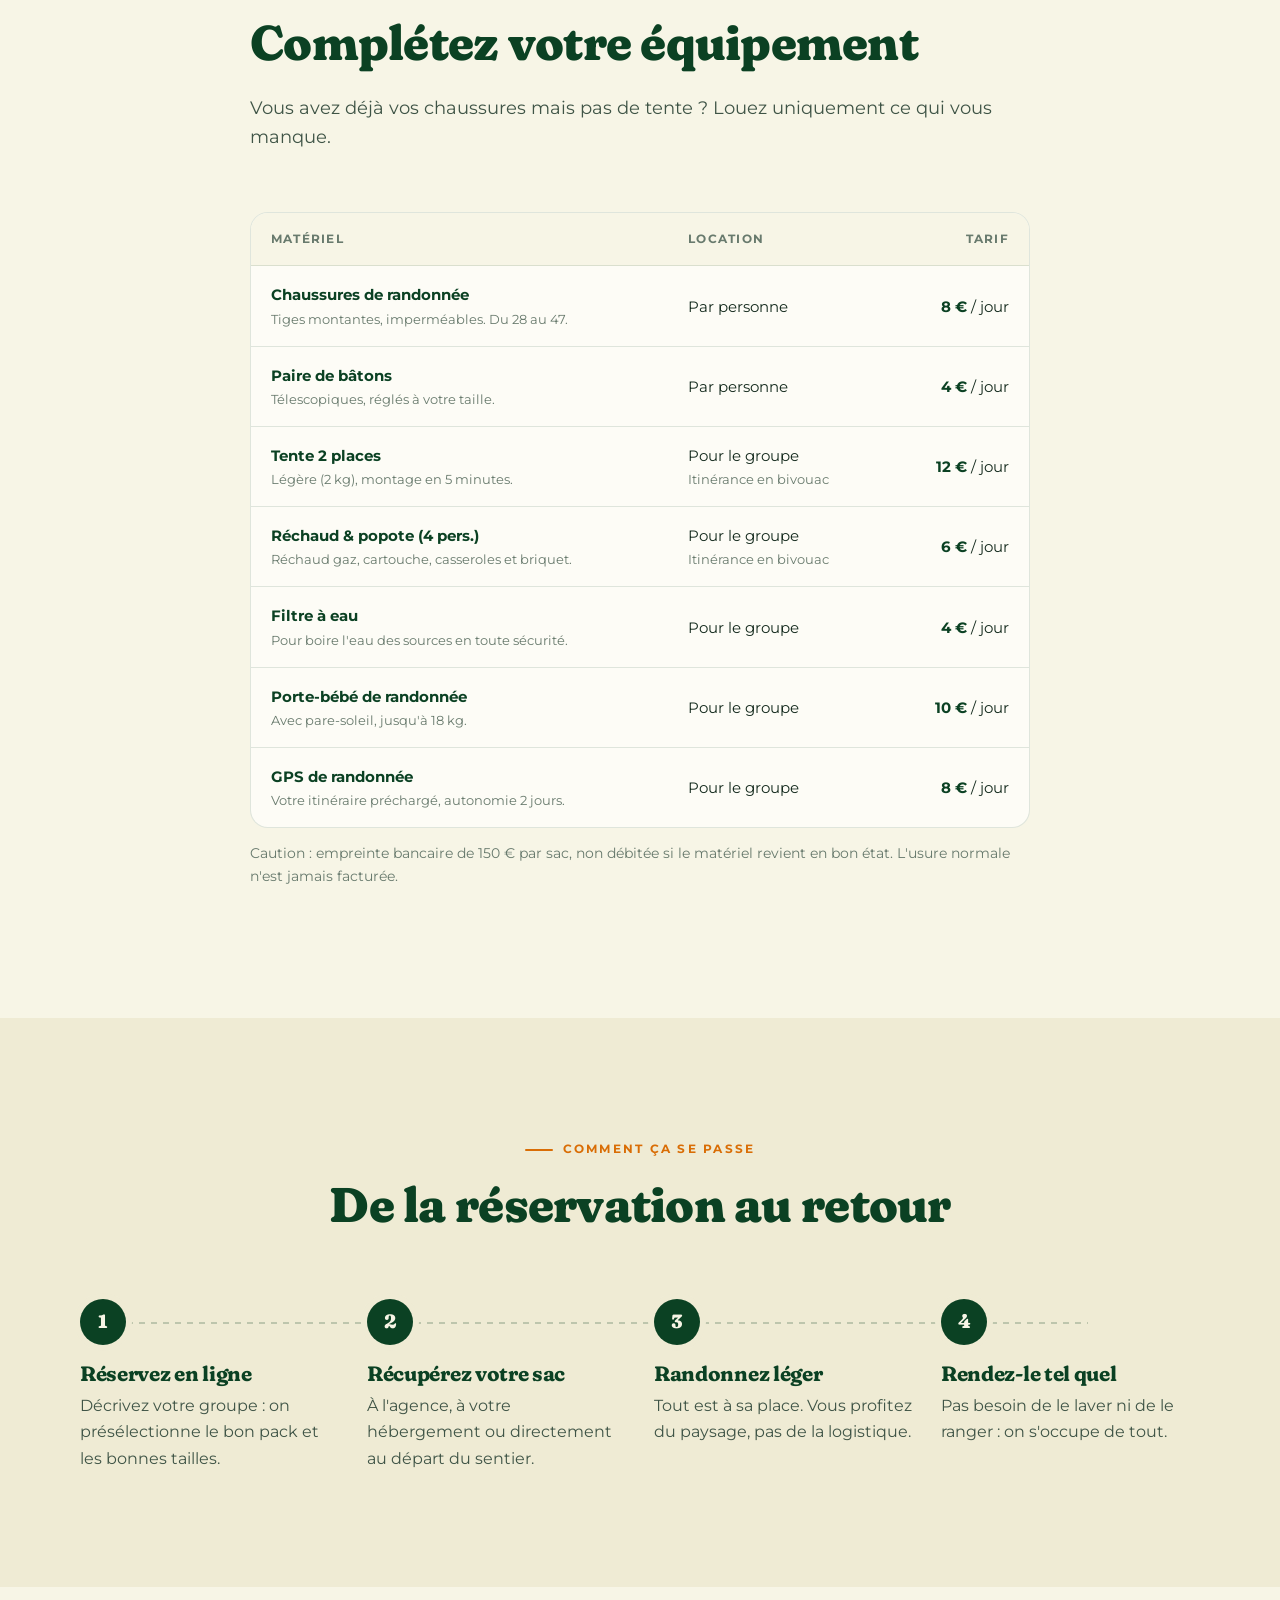
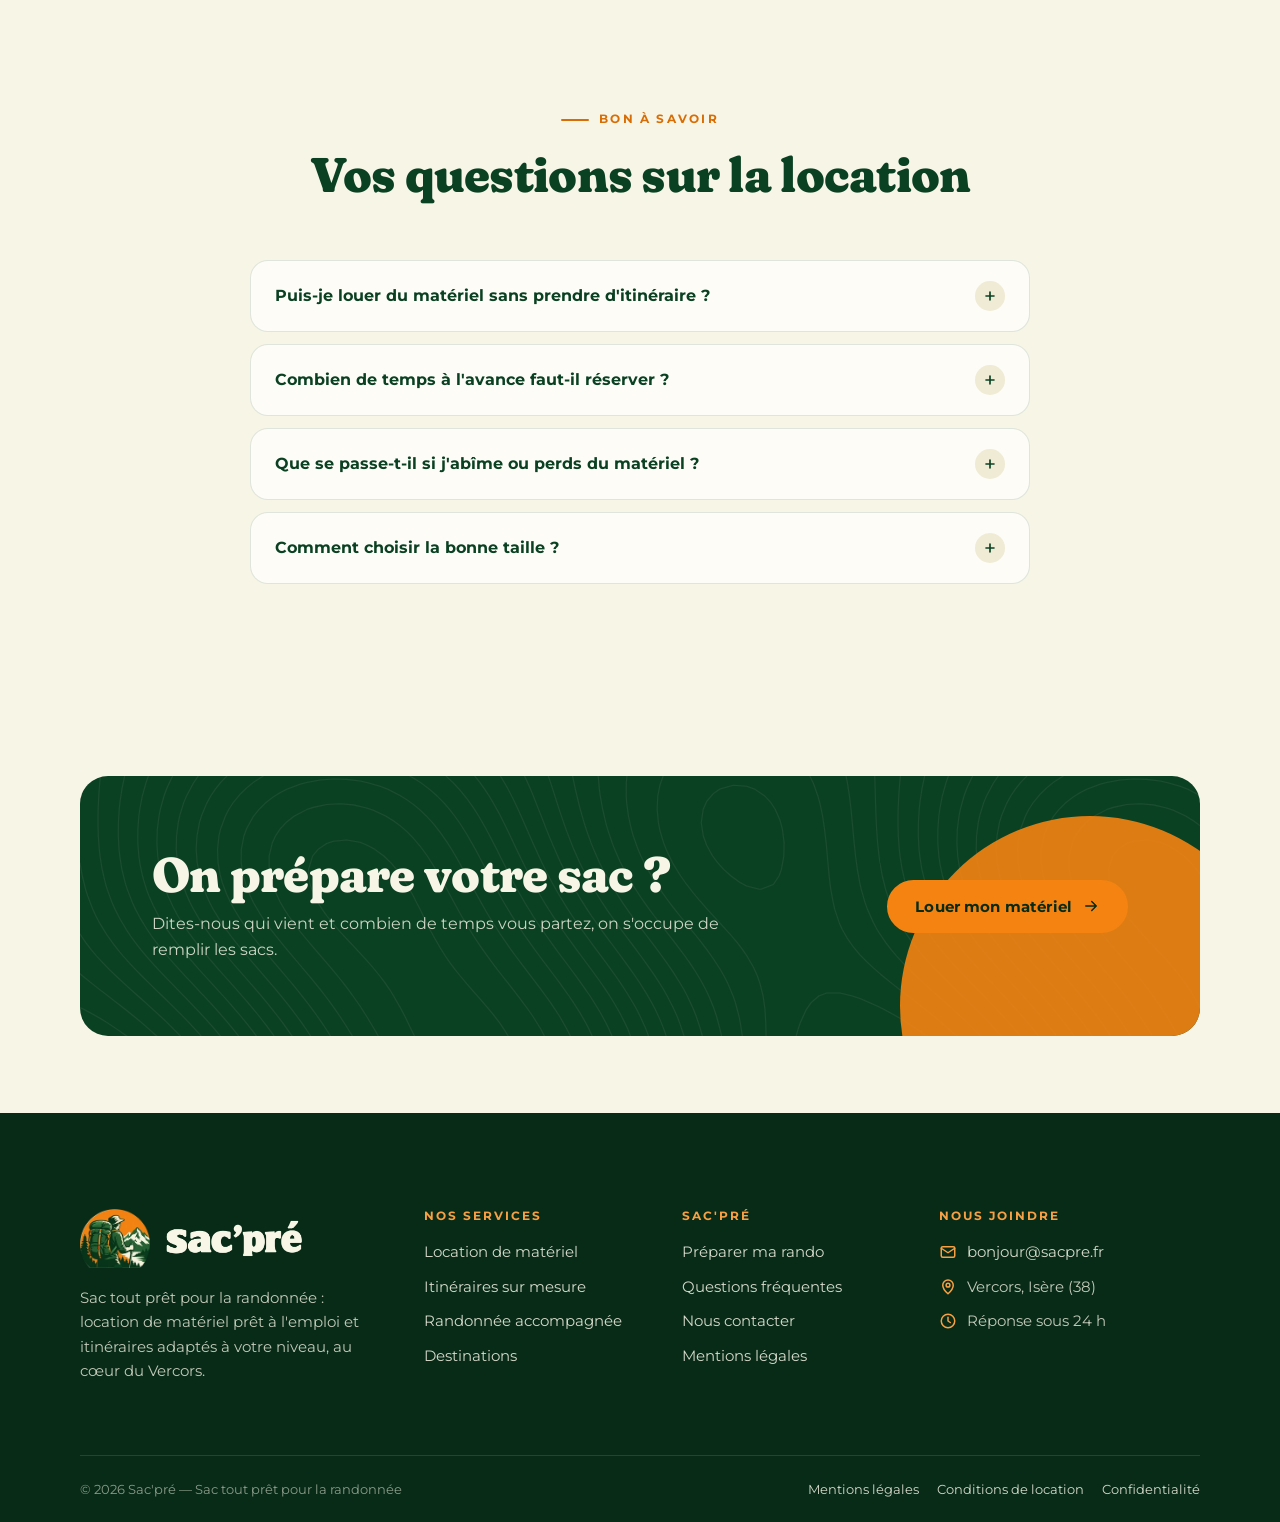
<file: location.html>
<!doctype html>
<html lang="fr" class="no-js">
<head>
  <meta charset="utf-8">
  <meta name="viewport" content="width=device-width, initial-scale=1">
  <title>Location de matériel de randonnée — Sac'pré</title>
  <meta name="description" content="Louez un sac de randonnée tout prêt : journée, itinérance en gîte ou bivouac. Chaussures, bâtons, tente et réchaud à la carte. Adultes et enfants.">
  <meta name="theme-color" content="#0b4123">
  <meta property="og:type" content="website">
  <meta property="og:title" content="Location de matériel de randonnée — Sac'pré">
  <meta property="og:description" content="Louez un sac de randonnée tout prêt : journée, itinérance en gîte ou bivouac. Chaussures, bâtons, tente et réchaud à la carte. Adultes et enfants.">
  <meta property="og:image" content="assets/img/logo-full.jpg">
  <meta property="og:locale" content="fr_FR">
  <link rel="icon" type="image/png" sizes="32x32" href="assets/img/favicon-32.png">
  <link rel="icon" type="image/png" sizes="64x64" href="assets/img/favicon-64.png">
  <link rel="apple-touch-icon" href="assets/img/apple-touch-icon.png">
  <link rel="preconnect" href="https://fonts.googleapis.com">
  <link rel="preconnect" href="https://fonts.gstatic.com" crossorigin>
  <link rel="stylesheet" href="https://fonts.googleapis.com/css2?family=Fraunces:opsz,wght,SOFT@9..144,500..900,0..100&family=Montserrat:wght@400;500;600;700&display=swap">
  <link rel="stylesheet" href="assets/css/style.css">
</head>
<body>
  <script src="assets/js/icons.js"></script>
  <a class="skip-link" href="#contenu">Aller au contenu</a>

  <header class="site-header">
    <div class="container header-inner">
      <a class="brand" href="index.html" aria-label="Sac'pré, retour à l'accueil">
        <img class="brand__emblem" src="assets/img/logo-emblem-160.webp" width="160" height="135" alt="">
        <img class="brand__wordmark" src="assets/img/logo-wordmark.webp" width="520" height="139" alt="Sac'pré">
      </a>
      <button class="nav-toggle" type="button" aria-expanded="false" aria-controls="main-nav">
        <span class="nav-toggle__bars"></span><span class="sr-only">Ouvrir le menu</span>
      </button>
      <nav class="main-nav" id="main-nav" aria-label="Navigation principale">
        <ul class="main-nav__list">
          <li><a class="main-nav__link" href="index.html">Accueil</a></li>
          <li><a class="main-nav__link" href="destinations.html">Destinations</a></li>
          <li><a class="main-nav__link" href="location.html" aria-current="page">Location de matériel</a></li>
          <li><a class="main-nav__link" href="itineraires.html">Itinéraires sur mesure</a></li>
          <li><a class="main-nav__link" href="contact.html">Contact</a></li>
        </ul>
        <a class="btn btn--primary btn--sm" href="reserver.html">Préparer ma rando <svg class="i arrow" aria-hidden="true"><use href="#i-arrow"/></svg></a>
      </nav>
    </div>
  </header>

  <main id="contenu">
    <section class="page-hero page-hero--split">
      <div class="container">
        <div>
          <ol class="breadcrumb">
            <li><a href="index.html">Accueil</a></li>
            <li aria-current="page">Location de matériel</li>
          </ol>
          <p class="eyebrow">Location de matériel</p>
          <h1>Le sac tout prêt, et tout ce qui va avec</h1>
          <p class="lead">Pas besoin d'investir pour découvrir la randonnée. On vous prête un sac complet, ajusté à votre taille, avec tout l'équipement nécessaire. Vous le rendez après, on s'occupe du reste.</p>
          <div class="btn-row" style="margin-top:30px">
            <a class="btn btn--primary" href="reserver.html">Louer mon matériel <svg class="i arrow" aria-hidden="true"><use href="#i-arrow"/></svg></a>
            <a class="btn btn--light" href="#tarifs">Voir les tarifs</a>
          </div>
        </div>
        <div class="page-hero__media">
          <picture>
            <source type="image/webp" srcset="assets/img/sac-tout-pret.webp">
            <img src="assets/img/sac-tout-pret.jpg" width="1253" height="698" alt="Présentation d'un sac tout prêt Sac'pré, ouvert sur ses pochettes de couleur" fetchpriority="high">
          </picture>
        </div>
      </div>
      <svg class="ridge" viewBox="0 0 1440 90" preserveAspectRatio="none" aria-hidden="true"><path fill="currentColor" d="M0 90V62l80-14 70 10 90-28 70 16 70-8 90 26 90-38 80 18 80-26 80 22 70-6 90 26 90-32 80 18 80-10 90 20 80-16 60 10v40z"/></svg>
    </section>

    <section class="section" aria-labelledby="contenu-title">
      <div class="container split">
        <div class="reveal">
          <p class="eyebrow">Ce qu'il y a dans le sac</p>
          <h2 id="contenu-title">Quatre pochettes, zéro oubli</h2>
          <p class="lead">Chaque sac est organisé avec un code couleur pensé pour les débutants. Besoin de vous couvrir au sommet&nbsp;? Pochette bleue. Une averse&nbsp;? Pochette rouge. Simple.</p>
          <ul class="pouches">
            <li class="pouch pouch--blue"><span class="pouch__dot" aria-hidden="true"></span><div><h4>Se couvrir</h4><p>Polaire, bonnet et gants pour les pauses et le sommet.</p></div></li>
            <li class="pouch pouch--red"><span class="pouch__dot" aria-hidden="true"></span><div><h4>Se protéger</h4><p>Veste imperméable, casquette et crème solaire.</p></div></li>
            <li class="pouch pouch--green"><span class="pouch__dot" aria-hidden="true"></span><div><h4>Boire &amp; manger</h4><p>Poche à eau 2&nbsp;L, gobelet et couverts.</p></div></li>
            <li class="pouch pouch--yellow"><span class="pouch__dot" aria-hidden="true"></span><div><h4>Se soigner</h4><p>Trousse de secours, couverture de survie, frontale, sifflet.</p></div></li>
          </ul>
          <p class="note note--green" style="margin:0"><svg class="i" aria-hidden="true"><use href="#i-info"/></svg><span>Dans chaque sac, une <strong>fiche mémo «&nbsp;Quand mettre quoi&nbsp;?&nbsp;»</strong> vous rappelle les bons réflexes&nbsp;: s'hydrater, se couvrir à la pause, quand faire demi-tour…</span></p>
        </div>
        <div class="split__media reveal reveal-delay-1">
          <div class="grid grid--2" style="gap:16px">
            <div class="card" style="text-align:center">
              <span class="icon-badge"><svg class="i" aria-hidden="true"><use href="#i-backpack"/></svg></span>
              <h3 style="font-size:1.15rem;margin-bottom:4px">Ajusté pour vous</h3>
              <p class="muted small" style="margin:0">Dos, bretelles et ceinture réglés à votre morphologie.</p>
            </div>
            <div class="card" style="text-align:center">
              <span class="icon-badge icon-badge--orange"><svg class="i" aria-hidden="true"><use href="#i-smile"/></svg></span>
              <h3 style="font-size:1.15rem;margin-bottom:4px">Tailles enfants</h3>
              <p class="muted small" style="margin:0">Sacs et vêtements dès 4 ans, porte-bébé disponible.</p>
            </div>
            <div class="card" style="text-align:center">
              <span class="icon-badge icon-badge--orange"><svg class="i" aria-hidden="true"><use href="#i-refresh"/></svg></span>
              <h3 style="font-size:1.15rem;margin-bottom:4px">Lavé &amp; contrôlé</h3>
              <p class="muted small" style="margin:0">Textiles lavés, trousse complétée après chaque location.</p>
            </div>
            <div class="card" style="text-align:center">
              <span class="icon-badge"><svg class="i" aria-hidden="true"><use href="#i-shield"/></svg></span>
              <h3 style="font-size:1.15rem;margin-bottom:4px">Sécurité incluse</h3>
              <p class="muted small" style="margin:0">Trousse de secours, couverture de survie, sifflet.</p>
            </div>
          </div>
        </div>
      </div>
    </section>

    <section class="section section--white" id="tarifs" aria-labelledby="packs-title">
      <div class="container">
        <div class="section-head section-head--center reveal">
          <p class="eyebrow">Nos packs</p>
          <h2 id="packs-title">Un sac pour chaque aventure</h2>
          <p class="lead">Le pack s'adapte à la durée de votre randonnée et à votre hébergement. Tarif dégressif dès le 3<sup>e</sup> jour.</p>
        </div>
        <div class="grid grid--3" id="packs-list">
          <noscript><p>Activez JavaScript pour afficher les tarifs, ou <a href="contact.html">contactez-nous</a>.</p></noscript>
        </div>
      </div>
    </section>

    <section class="section" aria-labelledby="carte-title">
      <div class="container container--narrow">
        <div class="section-head reveal">
          <p class="eyebrow">À la carte</p>
          <h2 id="carte-title">Complétez votre équipement</h2>
          <p class="lead">Vous avez déjà vos chaussures mais pas de tente&nbsp;? Louez uniquement ce qui vous manque.</p>
        </div>
        <div class="table-wrap reveal">
          <table class="price-table">
            <thead>
              <tr><th scope="col">Matériel</th><th scope="col">Location</th><th scope="col">Tarif</th></tr>
            </thead>
            <tbody id="gear-table"></tbody>
          </table>
        </div>
        <p class="small muted" style="margin-top:14px">Caution&nbsp;: empreinte bancaire de <span data-price="settings.deposit">150&nbsp;€</span> par sac, non débitée si le matériel revient en bon état. L'usure normale n'est jamais facturée.</p>
      </div>
    </section>

    <section class="section section--sand" aria-labelledby="deroule-title">
      <div class="container">
        <div class="section-head section-head--center reveal">
          <p class="eyebrow">Comment ça se passe</p>
          <h2 id="deroule-title">De la réservation au retour</h2>
        </div>
        <ol class="grid grid--4 steps steps--line">
          <li class="step reveal">
            <span class="step__num">1</span>
            <h3>Réservez en ligne</h3>
            <p>Décrivez votre groupe&nbsp;: on présélectionne le bon pack et les bonnes tailles.</p>
          </li>
          <li class="step reveal reveal-delay-1">
            <span class="step__num">2</span>
            <h3>Récupérez votre sac</h3>
            <p>À l'agence, à votre hébergement ou directement au départ du sentier.</p>
          </li>
          <li class="step reveal reveal-delay-2">
            <span class="step__num">3</span>
            <h3>Randonnez léger</h3>
            <p>Tout est à sa place. Vous profitez du paysage, pas de la logistique.</p>
          </li>
          <li class="step reveal reveal-delay-3">
            <span class="step__num">4</span>
            <h3>Rendez-le tel quel</h3>
            <p>Pas besoin de le laver ni de le ranger&nbsp;: on s'occupe de tout.</p>
          </li>
        </ol>
      </div>
    </section>

    <section class="section" aria-labelledby="faq-loc-title">
      <div class="container container--narrow">
        <div class="section-head section-head--center reveal">
          <p class="eyebrow">Bon à savoir</p>
          <h2 id="faq-loc-title">Vos questions sur la location</h2>
        </div>
        <div class="faq reveal">
          <details>
            <summary>Puis-je louer du matériel sans prendre d'itinéraire&nbsp;?</summary>
            <div><p>Oui. Lors de la réservation, choisissez la formule «&nbsp;Location seule&nbsp;»&nbsp;: vous ne payez que le matériel.</p></div>
          </details>
          <details>
            <summary>Combien de temps à l'avance faut-il réserver&nbsp;?</summary>
            <div><p>Le plus tôt est le mieux, surtout l'été et les week-ends. Nous faisons notre maximum pour les demandes de dernière minute&nbsp;: écrivez-nous.</p></div>
          </details>
          <details>
            <summary>Que se passe-t-il si j'abîme ou perds du matériel&nbsp;?</summary>
            <div><p>L'usure normale fait partie de la vie d'un sac et n'est jamais facturée. En cas de casse ou de perte, seul le remplacement de l'élément concerné est retenu sur la caution.</p></div>
          </details>
          <details>
            <summary>Comment choisir la bonne taille&nbsp;?</summary>
            <div><p>Indiquez la taille de vêtements et la pointure de chacun lors de la réservation. Au retrait, nous ajustons le sac et pouvons échanger une taille si besoin.</p></div>
          </details>
        </div>
      </div>
    </section>

    <section class="section section--tight" aria-label="Louer mon matériel">
      <div class="container">
        <div class="cta-band reveal">
          <div>
            <h2>On prépare votre sac&nbsp;?</h2>
            <p>Dites-nous qui vient et combien de temps vous partez, on s'occupe de remplir les sacs.</p>
          </div>
          <a class="btn btn--primary" href="reserver.html">Louer mon matériel <svg class="i arrow" aria-hidden="true"><use href="#i-arrow"/></svg></a>
        </div>
      </div>
    </section>
  </main>

  <footer class="site-footer">
    <div class="container">
      <div class="footer-grid">
        <div>
          <div class="footer-brand">
            <img src="assets/img/logo-emblem-160.webp" width="160" height="135" alt="" loading="lazy">
            <img src="assets/img/logo-wordmark-cream.webp" width="520" height="139" alt="Sac'pré" loading="lazy">
          </div>
          <p>Sac tout prêt pour la randonnée&nbsp;: location de matériel prêt à l'emploi et itinéraires adaptés à votre niveau, au cœur du Vercors.</p>
        </div>
        <div>
          <h4>Nos services</h4>
          <ul>
            <li><a href="location.html">Location de matériel</a></li>
            <li><a href="itineraires.html">Itinéraires sur mesure</a></li>
            <li><a href="itineraires.html#guide">Randonnée accompagnée</a></li>
            <li><a href="destinations.html">Destinations</a></li>
          </ul>
        </div>
        <div>
          <h4>Sac'pré</h4>
          <ul>
            <li><a href="reserver.html">Préparer ma rando</a></li>
            <li><a href="index.html#faq">Questions fréquentes</a></li>
            <li><a href="contact.html">Nous contacter</a></li>
            <li><a href="mentions-legales.html">Mentions légales</a></li>
          </ul>
        </div>
        <div>
          <h4>Nous joindre</h4>
          <ul class="footer-contact">
            <li><svg class="i" aria-hidden="true"><use href="#i-mail"/></svg><a href="mailto:bonjour@sacpre.fr">bonjour@sacpre.fr</a></li>
            <li><svg class="i" aria-hidden="true"><use href="#i-pin"/></svg><span>Vercors, Isère (38)</span></li>
            <li><svg class="i" aria-hidden="true"><use href="#i-clock"/></svg><span>Réponse sous 24&nbsp;h</span></li>
          </ul>
        </div>
      </div>
      <div class="footer-bottom">
        <p style="margin:0">© <span data-year>2026</span> Sac'pré — Sac tout prêt pour la randonnée</p>
        <ul>
          <li><a href="mentions-legales.html">Mentions légales</a></li>
          <li><a href="mentions-legales.html#cgl">Conditions de location</a></li>
          <li><a href="mentions-legales.html#confidentialite">Confidentialité</a></li>
        </ul>
      </div>
    </div>
  </footer>

  <script src="assets/js/data.js"></script>
  <script src="assets/js/data.js"></script>
  <script src="assets/js/art.js"></script>
  <script src="assets/js/main.js"></script>
</body>
</html>
</file>
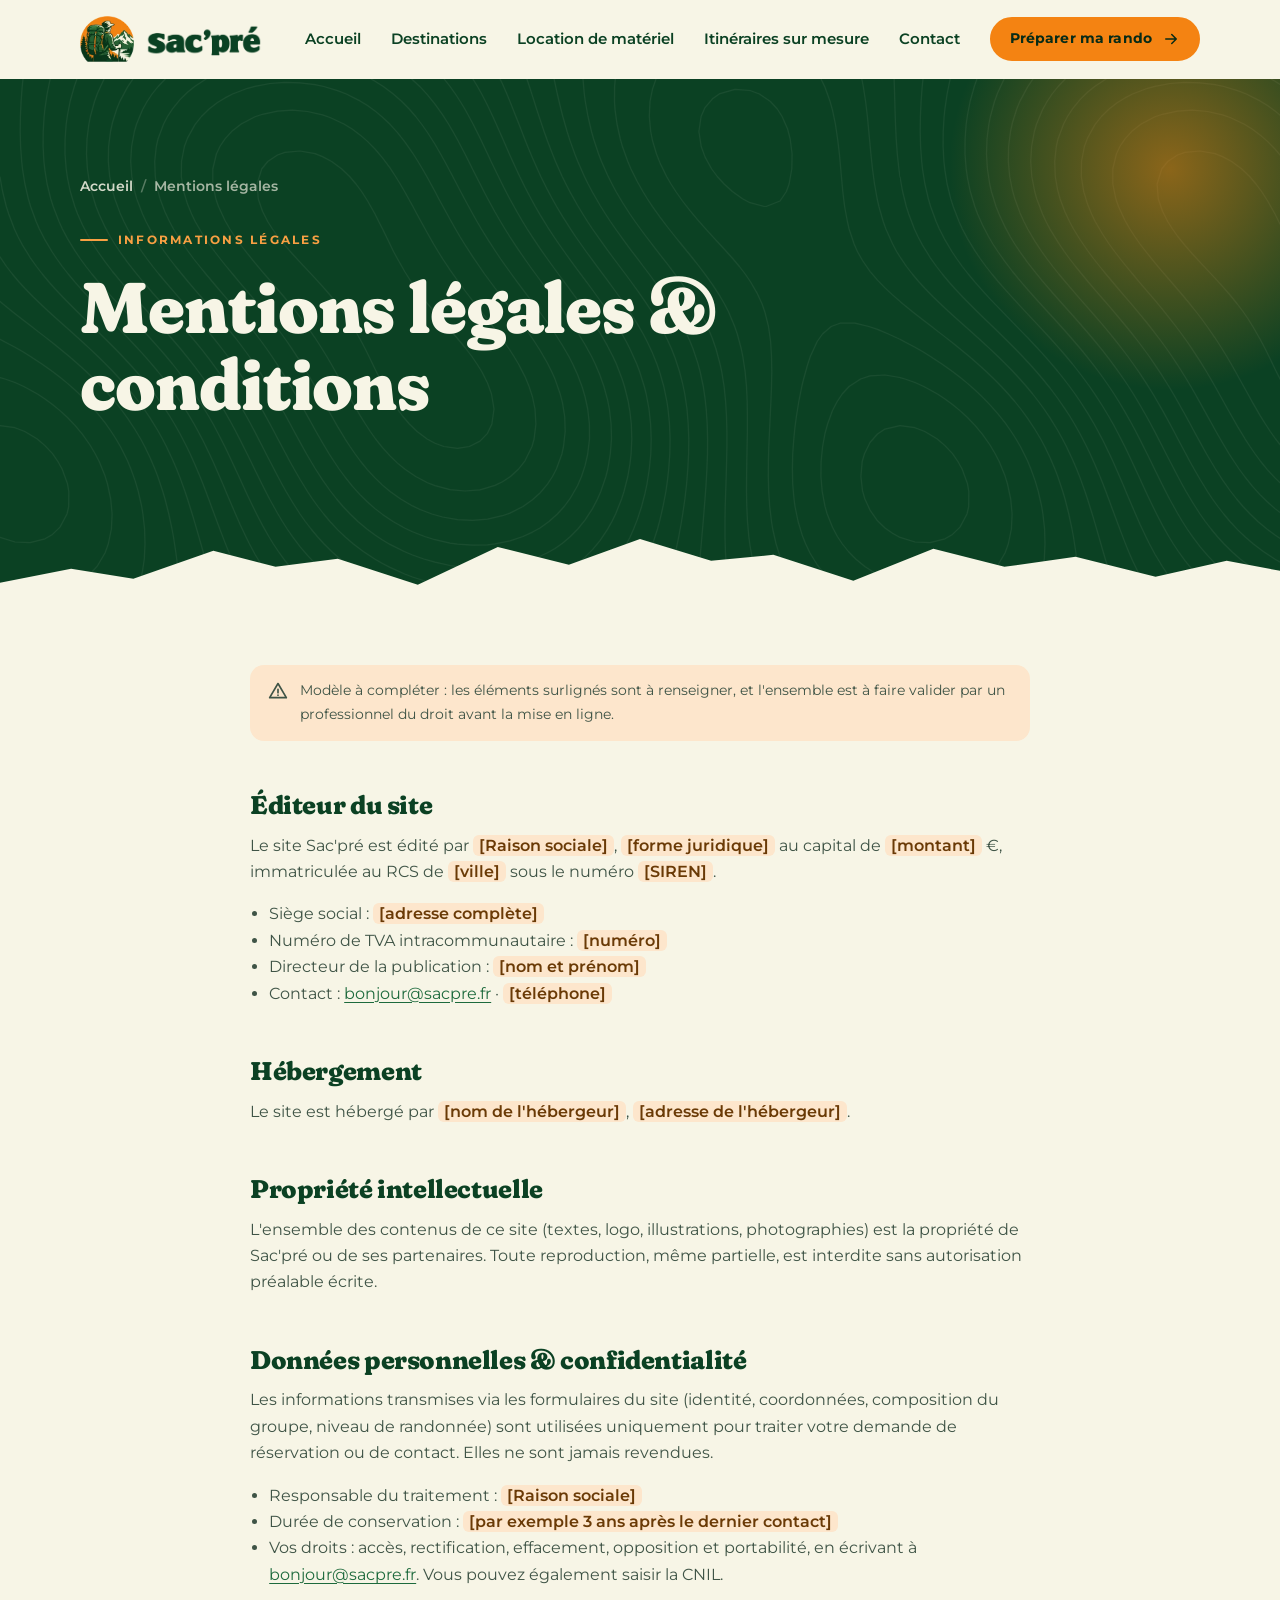
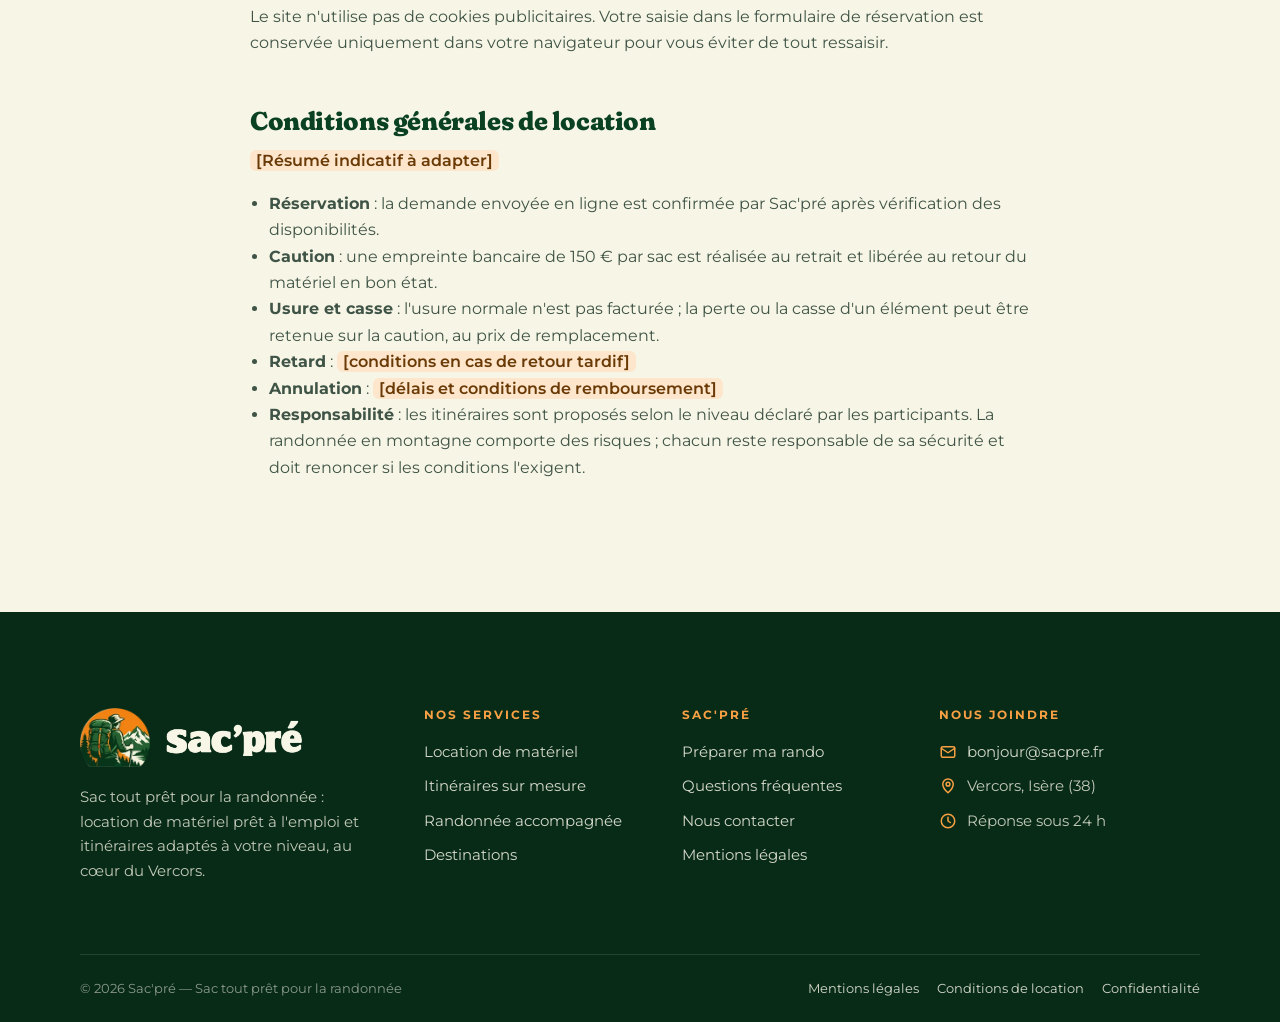
<file: mentions-legales.html>
<!doctype html>
<html lang="fr" class="no-js">
<head>
  <meta charset="utf-8">
  <meta name="viewport" content="width=device-width, initial-scale=1">
  <title>Mentions légales & conditions de location — Sac'pré</title>
  <meta name="description" content="Mentions légales, conditions générales de location et politique de confidentialité de Sac'pré.">
  <meta name="theme-color" content="#0b4123">
  <meta property="og:type" content="website">
  <meta property="og:title" content="Mentions légales & conditions de location — Sac'pré">
  <meta property="og:description" content="Mentions légales, conditions générales de location et politique de confidentialité de Sac'pré.">
  <meta property="og:image" content="assets/img/logo-full.jpg">
  <meta property="og:locale" content="fr_FR">
  <link rel="icon" type="image/png" sizes="32x32" href="assets/img/favicon-32.png">
  <link rel="icon" type="image/png" sizes="64x64" href="assets/img/favicon-64.png">
  <link rel="apple-touch-icon" href="assets/img/apple-touch-icon.png">
  <link rel="preconnect" href="https://fonts.googleapis.com">
  <link rel="preconnect" href="https://fonts.gstatic.com" crossorigin>
  <link rel="stylesheet" href="https://fonts.googleapis.com/css2?family=Fraunces:opsz,wght,SOFT@9..144,500..900,0..100&family=Montserrat:wght@400;500;600;700&display=swap">
  <link rel="stylesheet" href="assets/css/style.css">
</head>
<body>
  <script src="assets/js/icons.js"></script>
  <a class="skip-link" href="#contenu">Aller au contenu</a>

  <header class="site-header">
    <div class="container header-inner">
      <a class="brand" href="index.html" aria-label="Sac'pré, retour à l'accueil">
        <img class="brand__emblem" src="assets/img/logo-emblem-160.webp" width="160" height="135" alt="">
        <img class="brand__wordmark" src="assets/img/logo-wordmark.webp" width="520" height="139" alt="Sac'pré">
      </a>
      <button class="nav-toggle" type="button" aria-expanded="false" aria-controls="main-nav">
        <span class="nav-toggle__bars"></span><span class="sr-only">Ouvrir le menu</span>
      </button>
      <nav class="main-nav" id="main-nav" aria-label="Navigation principale">
        <ul class="main-nav__list">
          <li><a class="main-nav__link" href="index.html">Accueil</a></li>
          <li><a class="main-nav__link" href="destinations.html">Destinations</a></li>
          <li><a class="main-nav__link" href="location.html">Location de matériel</a></li>
          <li><a class="main-nav__link" href="itineraires.html">Itinéraires sur mesure</a></li>
          <li><a class="main-nav__link" href="contact.html">Contact</a></li>
        </ul>
        <a class="btn btn--primary btn--sm" href="reserver.html">Préparer ma rando <svg class="i arrow" aria-hidden="true"><use href="#i-arrow"/></svg></a>
      </nav>
    </div>
  </header>

  <main id="contenu">
    <section class="page-hero">
      <div class="container">
        <ol class="breadcrumb">
          <li><a href="index.html">Accueil</a></li>
          <li aria-current="page">Mentions légales</li>
        </ol>
        <p class="eyebrow">Informations légales</p>
        <h1>Mentions légales &amp; conditions</h1>
      </div>
      <svg class="ridge" viewBox="0 0 1440 90" preserveAspectRatio="none" aria-hidden="true"><path fill="currentColor" d="M0 90V62l80-14 70 10 90-28 70 16 70-8 90 26 90-38 80 18 80-26 80 22 70-6 90 26 90-32 80 18 80-10 90 20 80-16 60 10v40z"/></svg>
    </section>

    <section class="section" style="padding-top:clamp(32px,5vw,56px)">
      <div class="container container--narrow prose">
        <p class="note" style="margin-bottom:40px"><svg class="i" aria-hidden="true"><use href="#i-alert"/></svg><span>Modèle à compléter&nbsp;: les éléments surlignés sont à renseigner, et l'ensemble est à faire valider par un professionnel du droit avant la mise en ligne.</span></p>

        <h2 id="editeur">Éditeur du site</h2>
        <p>Le site Sac'pré est édité par <span class="placeholder">[Raison sociale]</span>, <span class="placeholder">[forme juridique]</span> au capital de <span class="placeholder">[montant]</span>&nbsp;€, immatriculée au RCS de <span class="placeholder">[ville]</span> sous le numéro <span class="placeholder">[SIREN]</span>.</p>
        <ul>
          <li>Siège social&nbsp;: <span class="placeholder">[adresse complète]</span></li>
          <li>Numéro de TVA intracommunautaire&nbsp;: <span class="placeholder">[numéro]</span></li>
          <li>Directeur de la publication&nbsp;: <span class="placeholder">[nom et prénom]</span></li>
          <li>Contact&nbsp;: <a href="mailto:bonjour@sacpre.fr">bonjour@sacpre.fr</a> · <span class="placeholder">[téléphone]</span></li>
        </ul>

        <h2 id="hebergeur">Hébergement</h2>
        <p>Le site est hébergé par <span class="placeholder">[nom de l'hébergeur]</span>, <span class="placeholder">[adresse de l'hébergeur]</span>.</p>

        <h2 id="propriete">Propriété intellectuelle</h2>
        <p>L'ensemble des contenus de ce site (textes, logo, illustrations, photographies) est la propriété de Sac'pré ou de ses partenaires. Toute reproduction, même partielle, est interdite sans autorisation préalable écrite.</p>

        <h2 id="confidentialite">Données personnelles &amp; confidentialité</h2>
        <p>Les informations transmises via les formulaires du site (identité, coordonnées, composition du groupe, niveau de randonnée) sont utilisées uniquement pour traiter votre demande de réservation ou de contact. Elles ne sont jamais revendues.</p>
        <ul>
          <li>Responsable du traitement&nbsp;: <span class="placeholder">[Raison sociale]</span></li>
          <li>Durée de conservation&nbsp;: <span class="placeholder">[par exemple 3 ans après le dernier contact]</span></li>
          <li>Vos droits&nbsp;: accès, rectification, effacement, opposition et portabilité, en écrivant à <a href="mailto:bonjour@sacpre.fr">bonjour@sacpre.fr</a>. Vous pouvez également saisir la CNIL.</li>
        </ul>
        <p>Le site n'utilise pas de cookies publicitaires. Votre saisie dans le formulaire de réservation est conservée uniquement dans votre navigateur pour vous éviter de tout ressaisir.</p>

        <h2 id="cgl">Conditions générales de location</h2>
        <p><span class="placeholder">[Résumé indicatif à adapter]</span></p>
        <ul>
          <li><strong>Réservation</strong>&nbsp;: la demande envoyée en ligne est confirmée par Sac'pré après vérification des disponibilités.</li>
          <li><strong>Caution</strong>&nbsp;: une empreinte bancaire de <span data-price="settings.deposit">150&nbsp;€</span> par sac est réalisée au retrait et libérée au retour du matériel en bon état.</li>
          <li><strong>Usure et casse</strong>&nbsp;: l'usure normale n'est pas facturée&nbsp;; la perte ou la casse d'un élément peut être retenue sur la caution, au prix de remplacement.</li>
          <li><strong>Retard</strong>&nbsp;: <span class="placeholder">[conditions en cas de retour tardif]</span></li>
          <li><strong>Annulation</strong>&nbsp;: <span class="placeholder">[délais et conditions de remboursement]</span></li>
          <li><strong>Responsabilité</strong>&nbsp;: les itinéraires sont proposés selon le niveau déclaré par les participants. La randonnée en montagne comporte des risques&nbsp;; chacun reste responsable de sa sécurité et doit renoncer si les conditions l'exigent.</li>
        </ul>
      </div>
    </section>
  </main>

  <footer class="site-footer">
    <div class="container">
      <div class="footer-grid">
        <div>
          <div class="footer-brand">
            <img src="assets/img/logo-emblem-160.webp" width="160" height="135" alt="" loading="lazy">
            <img src="assets/img/logo-wordmark-cream.webp" width="520" height="139" alt="Sac'pré" loading="lazy">
          </div>
          <p>Sac tout prêt pour la randonnée&nbsp;: location de matériel prêt à l'emploi et itinéraires adaptés à votre niveau, au cœur du Vercors.</p>
        </div>
        <div>
          <h4>Nos services</h4>
          <ul>
            <li><a href="location.html">Location de matériel</a></li>
            <li><a href="itineraires.html">Itinéraires sur mesure</a></li>
            <li><a href="itineraires.html#guide">Randonnée accompagnée</a></li>
            <li><a href="destinations.html">Destinations</a></li>
          </ul>
        </div>
        <div>
          <h4>Sac'pré</h4>
          <ul>
            <li><a href="reserver.html">Préparer ma rando</a></li>
            <li><a href="index.html#faq">Questions fréquentes</a></li>
            <li><a href="contact.html">Nous contacter</a></li>
            <li><a href="mentions-legales.html">Mentions légales</a></li>
          </ul>
        </div>
        <div>
          <h4>Nous joindre</h4>
          <ul class="footer-contact">
            <li><svg class="i" aria-hidden="true"><use href="#i-mail"/></svg><a href="mailto:bonjour@sacpre.fr">bonjour@sacpre.fr</a></li>
            <li><svg class="i" aria-hidden="true"><use href="#i-pin"/></svg><span>Vercors, Isère (38)</span></li>
            <li><svg class="i" aria-hidden="true"><use href="#i-clock"/></svg><span>Réponse sous 24&nbsp;h</span></li>
          </ul>
        </div>
      </div>
      <div class="footer-bottom">
        <p style="margin:0">© <span data-year>2026</span> Sac'pré — Sac tout prêt pour la randonnée</p>
        <ul>
          <li><a href="mentions-legales.html">Mentions légales</a></li>
          <li><a href="mentions-legales.html#cgl">Conditions de location</a></li>
          <li><a href="mentions-legales.html#confidentialite">Confidentialité</a></li>
        </ul>
      </div>
    </div>
  </footer>

  <script src="assets/js/data.js"></script>
  <script src="assets/js/data.js"></script>
  <script src="assets/js/art.js"></script>
  <script src="assets/js/main.js"></script>
</body>
</html>
</file>
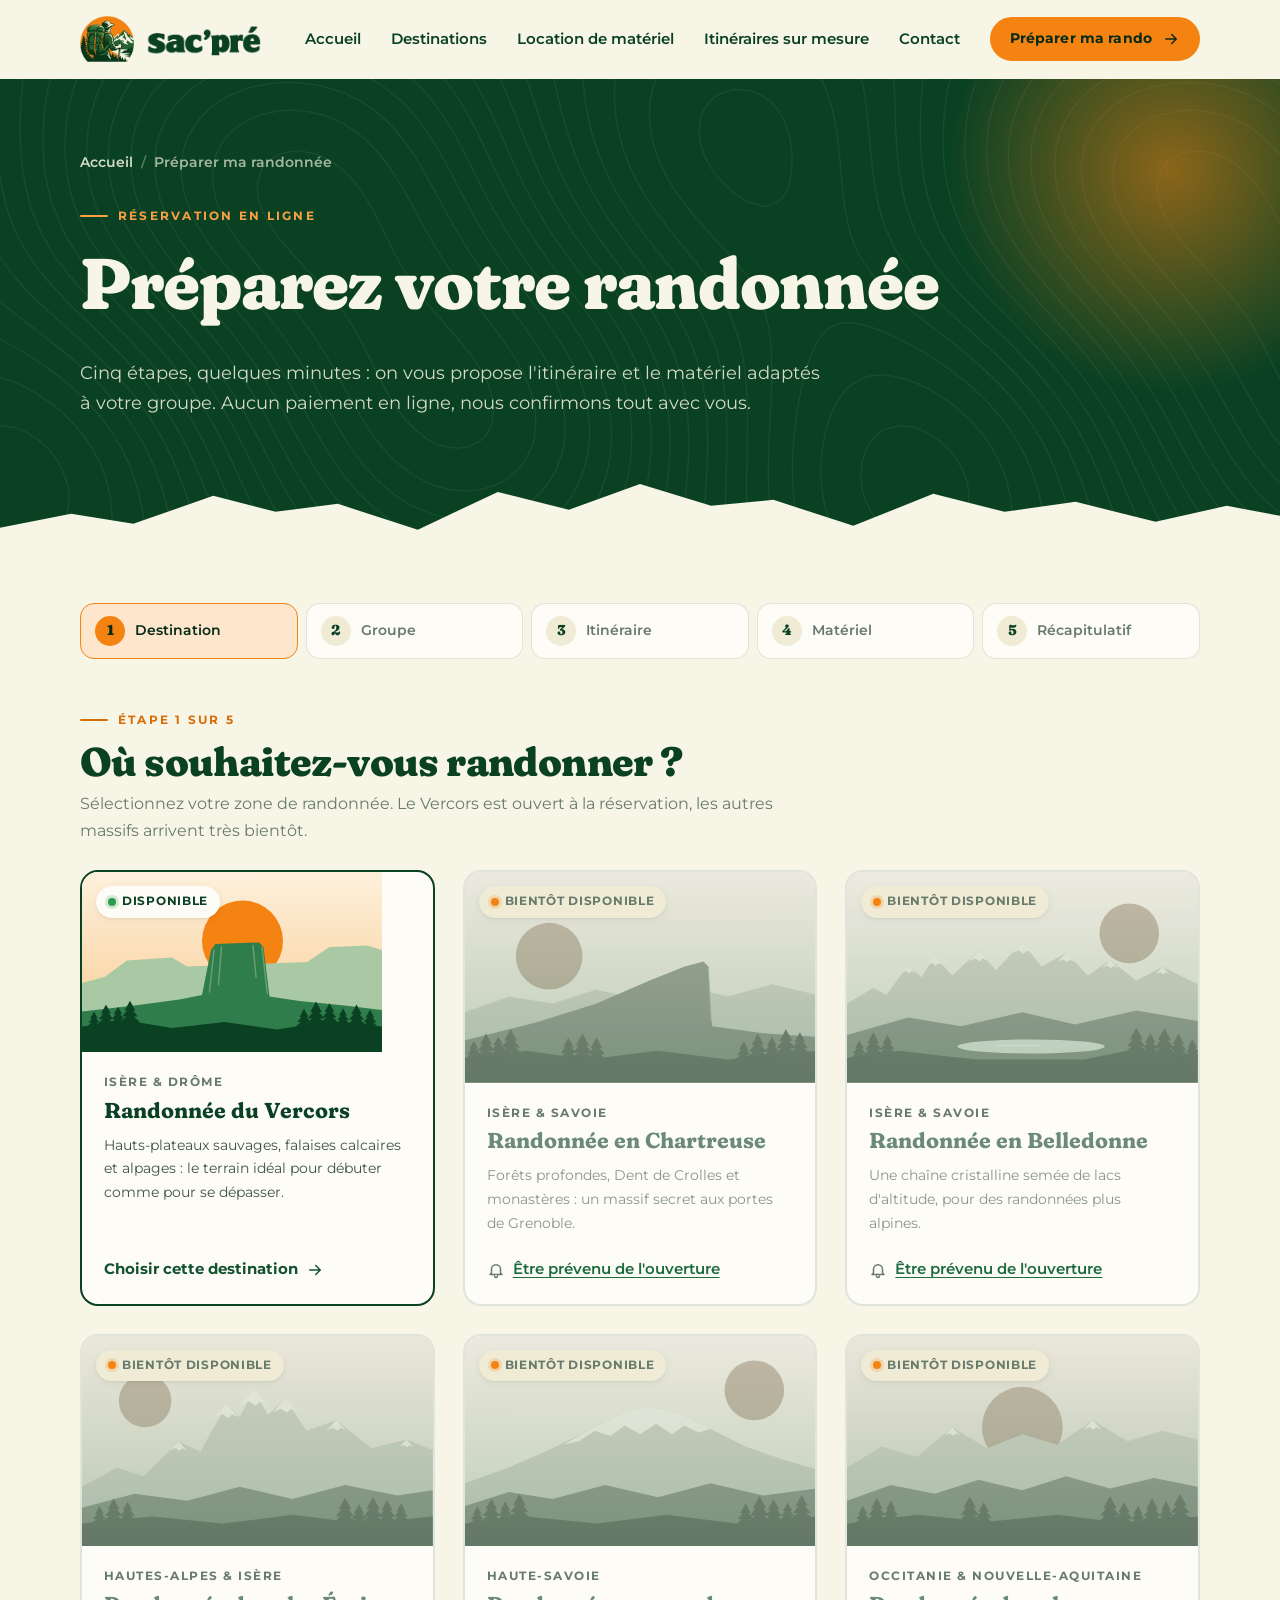
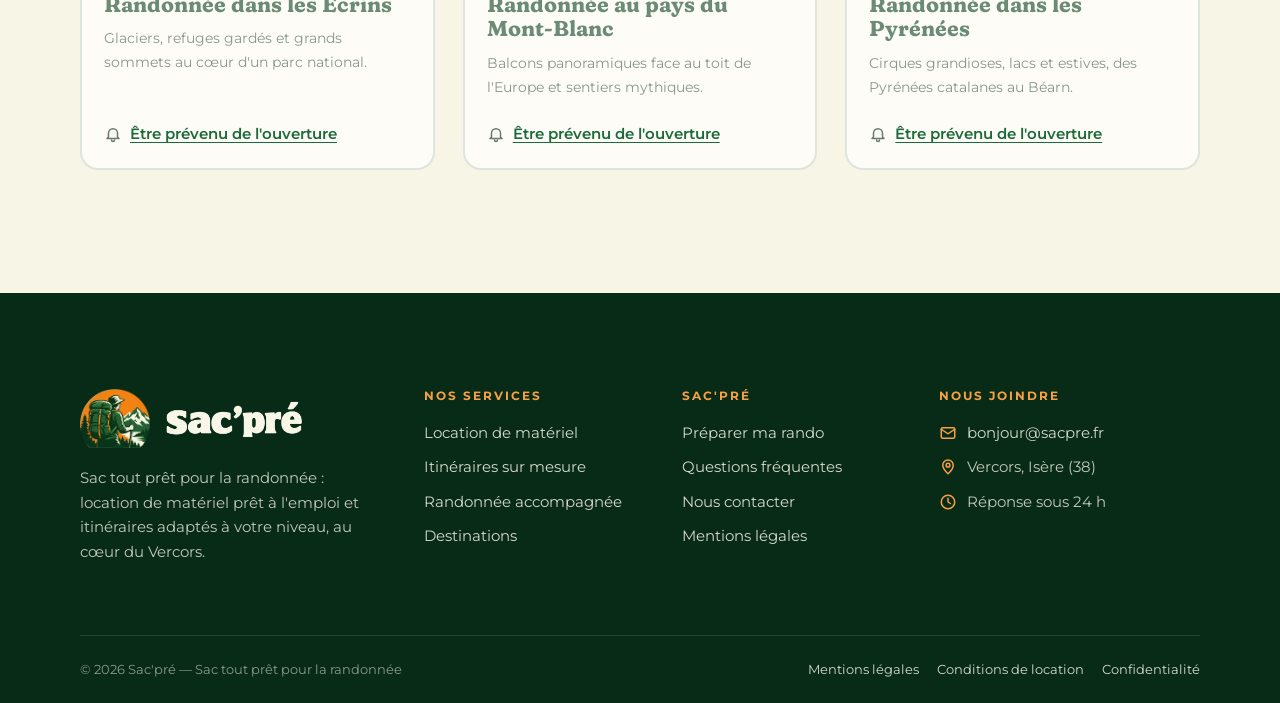
<file: reserver.html>
<!doctype html>
<html lang="fr" class="no-js">
<head>
  <meta charset="utf-8">
  <meta name="viewport" content="width=device-width, initial-scale=1">
  <title>Préparer ma randonnée — Sac'pré</title>
  <meta name="description" content="Choisissez votre destination, présentez votre groupe et recevez une proposition d'itinéraire et de matériel adaptée à votre niveau.">
  <meta name="theme-color" content="#0b4123">
  <meta property="og:type" content="website">
  <meta property="og:title" content="Préparer ma randonnée — Sac'pré">
  <meta property="og:description" content="Choisissez votre destination, présentez votre groupe et recevez une proposition d'itinéraire et de matériel adaptée à votre niveau.">
  <meta property="og:image" content="assets/img/logo-full.jpg">
  <meta property="og:locale" content="fr_FR">
  <link rel="icon" type="image/png" sizes="32x32" href="assets/img/favicon-32.png">
  <link rel="icon" type="image/png" sizes="64x64" href="assets/img/favicon-64.png">
  <link rel="apple-touch-icon" href="assets/img/apple-touch-icon.png">
  <link rel="preconnect" href="https://fonts.googleapis.com">
  <link rel="preconnect" href="https://fonts.gstatic.com" crossorigin>
  <link rel="stylesheet" href="https://fonts.googleapis.com/css2?family=Fraunces:opsz,wght,SOFT@9..144,500..900,0..100&family=Montserrat:wght@400;500;600;700&display=swap">
  <link rel="stylesheet" href="assets/css/style.css">
  <link rel="stylesheet" href="assets/css/reserver.css">
</head>
<body>
  <script src="assets/js/icons.js"></script>
  <a class="skip-link" href="#contenu">Aller au contenu</a>

  <header class="site-header">
    <div class="container header-inner">
      <a class="brand" href="index.html" aria-label="Sac'pré, retour à l'accueil">
        <img class="brand__emblem" src="assets/img/logo-emblem-160.webp" width="160" height="135" alt="">
        <img class="brand__wordmark" src="assets/img/logo-wordmark.webp" width="520" height="139" alt="Sac'pré">
      </a>
      <button class="nav-toggle" type="button" aria-expanded="false" aria-controls="main-nav">
        <span class="nav-toggle__bars"></span><span class="sr-only">Ouvrir le menu</span>
      </button>
      <nav class="main-nav" id="main-nav" aria-label="Navigation principale">
        <ul class="main-nav__list">
          <li><a class="main-nav__link" href="index.html">Accueil</a></li>
          <li><a class="main-nav__link" href="destinations.html">Destinations</a></li>
          <li><a class="main-nav__link" href="location.html">Location de matériel</a></li>
          <li><a class="main-nav__link" href="itineraires.html">Itinéraires sur mesure</a></li>
          <li><a class="main-nav__link" href="contact.html">Contact</a></li>
        </ul>
        <a class="btn btn--primary btn--sm" href="reserver.html" aria-current="page">Préparer ma rando <svg class="i arrow" aria-hidden="true"><use href="#i-arrow"/></svg></a>
      </nav>
    </div>
  </header>

  <main id="contenu">
    <section class="page-hero page-hero--compact">
      <div class="container">
        <ol class="breadcrumb">
          <li><a href="index.html">Accueil</a></li>
          <li aria-current="page">Préparer ma randonnée</li>
        </ol>
        <p class="eyebrow">Réservation en ligne</p>
        <h1>Préparez votre randonnée</h1>
        <p class="lead">Cinq étapes, quelques minutes&nbsp;: on vous propose l'itinéraire et le matériel adaptés à votre groupe. Aucun paiement en ligne, nous confirmons tout avec vous.</p>
      </div>
      <svg class="ridge" viewBox="0 0 1440 90" preserveAspectRatio="none" aria-hidden="true"><path fill="currentColor" d="M0 90V62l80-14 70 10 90-28 70 16 70-8 90 26 90-38 80 18 80-26 80 22 70-6 90 26 90-32 80 18 80-10 90 20 80-16 60 10v40z"/></svg>
    </section>

    <section class="section wizard-section" aria-label="Formulaire de réservation">
      <div class="container">
        <nav class="wizard-progress" aria-label="Étapes de la réservation">
          <ol id="wizard-progress"></ol>
        </nav>

        <div class="wizard-layout" id="wizard-layout">
          <form class="wizard" id="wizard" novalidate>
            <!-- Étape 1 : destination -->
            <section class="wizard-step" data-step="1" aria-labelledby="step-1-title">
              <header class="wizard-step__head">
                <p class="eyebrow">Étape 1 sur 5</p>
                <h2 id="step-1-title" tabindex="-1">Où souhaitez-vous randonner&nbsp;?</h2>
                <p class="muted">Sélectionnez votre zone de randonnée. Le Vercors est ouvert à la réservation, les autres massifs arrivent très bientôt.</p>
              </header>
              <div class="dest-grid dest-grid--wizard" id="dest-choices"></div>
            </section>

            <!-- Étape 2 : groupe -->
            <section class="wizard-step" data-step="2" aria-labelledby="step-2-title" hidden>
              <header class="wizard-step__head">
                <p class="eyebrow">Étape 2 sur 5</p>
                <h2 id="step-2-title" tabindex="-1">Parlez-nous de votre groupe</h2>
                <p class="muted">Ces informations nous permettent de vous proposer un itinéraire adapté au niveau de chacun.</p>
              </header>

              <div class="panel">
                <h3 class="panel__title"><svg class="i" aria-hidden="true"><use href="#i-calendar"/></svg>Quand partez-vous&nbsp;?</h3>
                <div class="form-grid">
                  <div class="field">
                    <label for="f-date">Date de départ</label>
                    <input class="input" type="date" id="f-date" data-bind="date" required>
                  </div>
                  <div class="field">
                    <label for="f-days">Durée de la randonnée</label>
                    <select class="select" id="f-days" data-bind="days" data-type="number">
                      <option value="1">1 journée</option>
                      <option value="2">2 jours</option>
                      <option value="3">3 jours</option>
                      <option value="4">4 jours</option>
                      <option value="5">5 jours</option>
                      <option value="6">6 jours</option>
                      <option value="7">7 jours</option>
                    </select>
                  </div>
                  <fieldset class="fieldset full" id="lodging-field" hidden>
                    <legend>Où dormirez-vous&nbsp;?</legend>
                    <div class="seg seg--wide" role="radiogroup">
                      <label class="seg__opt"><input type="radio" name="lodging" value="gite" data-bind="lodging"><span><strong>En gîte ou refuge</strong><small>Sac plus léger, nuit au chaud</small></span></label>
                      <label class="seg__opt"><input type="radio" name="lodging" value="bivouac" data-bind="lodging"><span><strong>En bivouac</strong><small>Tente et nuit à la belle étoile</small></span></label>
                      <label class="seg__opt"><input type="radio" name="lodging" value="unknown" data-bind="lodging"><span><strong>Je ne sais pas encore</strong><small>On vous conseille</small></span></label>
                    </div>
                  </fieldset>
                </div>
              </div>

              <div class="panel">
                <h3 class="panel__title"><svg class="i" aria-hidden="true"><use href="#i-users"/></svg>Combien êtes-vous&nbsp;?</h3>
                <div class="counters">
                  <div class="counter">
                    <div>
                      <strong id="lbl-adults">Adultes</strong>
                      <span>18 ans et plus</span>
                    </div>
                    <div class="stepper" data-counter="adult" role="group" aria-labelledby="lbl-adults">
                      <button type="button" data-delta="-1" aria-label="Retirer un adulte"><svg class="i" aria-hidden="true"><use href="#i-minus"/></svg></button>
                      <output aria-live="polite">1</output>
                      <button type="button" data-delta="1" aria-label="Ajouter un adulte"><svg class="i" aria-hidden="true"><use href="#i-plus"/></svg></button>
                    </div>
                  </div>
                  <div class="counter">
                    <div>
                      <strong id="lbl-children">Enfants &amp; ados</strong>
                      <span>Moins de 18 ans</span>
                    </div>
                    <div class="stepper" data-counter="child" role="group" aria-labelledby="lbl-children">
                      <button type="button" data-delta="-1" aria-label="Retirer un enfant"><svg class="i" aria-hidden="true"><use href="#i-minus"/></svg></button>
                      <output aria-live="polite">0</output>
                      <button type="button" data-delta="1" aria-label="Ajouter un enfant"><svg class="i" aria-hidden="true"><use href="#i-plus"/></svg></button>
                    </div>
                  </div>
                </div>
                <p class="small muted" id="group-limit" style="margin:12px 0 0">Jusqu'à 12 participants par réservation. Au-delà, <a href="contact.html?sujet=groupe">contactez-nous</a>.</p>
              </div>

              <div class="panel">
                <div class="panel__title-row">
                  <h3 class="panel__title"><svg class="i" aria-hidden="true"><use href="#i-mountain"/></svg>Le niveau de chaque participant</h3>
                  <details class="levels-help">
                    <summary>Comment évaluer son niveau&nbsp;?</summary>
                    <ul id="levels-help-list"></ul>
                  </details>
                </div>
                <div class="participants" id="participants"></div>
              </div>

              <div class="panel">
                <h3 class="panel__title"><svg class="i" aria-hidden="true"><use href="#i-heart"/></svg>Vos envies &amp; contraintes <span class="optional">facultatif</span></h3>
                <p class="label">Qu'aimeriez-vous voir&nbsp;?</p>
                <div class="chips" id="interests"></div>
                <p class="label" style="margin-top:22px">À prendre en compte</p>
                <div class="checks">
                  <label class="checkbox"><input type="checkbox" data-bind="constraints.vertigo"> Une personne du groupe est sujette au vertige</label>
                  <label class="checkbox"><input type="checkbox" data-bind="constraints.dog"> Nous venons avec un chien</label>
                  <label class="checkbox"><input type="checkbox" data-bind="constraints.transit"> Nous venons sans voiture (accès en transports en commun)</label>
                </div>
                <div class="field" style="margin-top:22px">
                  <label for="f-notes">Autre chose à nous dire&nbsp;?</label>
                  <textarea class="textarea" id="f-notes" data-bind="notes" placeholder="Santé, allergies, objectif particulier, anniversaire au sommet…"></textarea>
                </div>
              </div>
            </section>

            <!-- Étape 3 : itinéraire -->
            <section class="wizard-step" data-step="3" aria-labelledby="step-3-title" hidden>
              <header class="wizard-step__head">
                <p class="eyebrow">Étape 3 sur 5</p>
                <h2 id="step-3-title" tabindex="-1">Votre itinéraire</h2>
                <p class="muted">D'après les informations de votre groupe, voici notre recommandation.</p>
              </header>
              <div id="group-level"></div>

              <div class="panel">
                <h3 class="panel__title"><svg class="i" aria-hidden="true"><use href="#i-compass"/></svg>Comment voulez-vous préparer votre randonnée&nbsp;?</h3>
                <div class="option-grid" id="offers" role="radiogroup" aria-label="Formule de préparation"></div>
              </div>

              <div class="panel">
                <div class="panel__title-row">
                  <h3 class="panel__title"><svg class="i" aria-hidden="true"><use href="#i-route"/></svg>Itinéraires adaptés à votre groupe</h3>
                  <span class="optional" id="route-optional"></span>
                </div>
                <div id="routes"></div>
              </div>
            </section>

            <!-- Étape 4 : matériel -->
            <section class="wizard-step" data-step="4" aria-labelledby="step-4-title" hidden>
              <header class="wizard-step__head">
                <p class="eyebrow">Étape 4 sur 5</p>
                <h2 id="step-4-title" tabindex="-1">Votre matériel</h2>
                <p class="muted">On a présélectionné l'essentiel pour votre sortie. Ajustez selon ce que vous possédez déjà.</p>
              </header>
              <div id="pack-intro"></div>
              <div class="panel">
                <h3 class="panel__title"><svg class="i" aria-hidden="true"><use href="#i-backpack"/></svg>Équipement de chaque participant</h3>
                <div class="gear-people" id="gear-people"></div>
              </div>
              <div class="panel">
                <h3 class="panel__title"><svg class="i" aria-hidden="true"><use href="#i-tent"/></svg>Matériel pour le groupe</h3>
                <div class="gear-group" id="gear-group"></div>
              </div>
              <div class="panel">
                <h3 class="panel__title"><svg class="i" aria-hidden="true"><use href="#i-truck"/></svg>Retrait du matériel</h3>
                <div class="option-grid option-grid--3" id="logistics" role="radiogroup" aria-label="Retrait du matériel"></div>
                <p class="note note--green" style="margin:18px 0 0"><svg class="i" aria-hidden="true"><use href="#i-info"/></svg><span id="deposit-note"></span></p>
              </div>
            </section>

            <!-- Étape 5 : récapitulatif & coordonnées -->
            <section class="wizard-step" data-step="5" aria-labelledby="step-5-title" hidden>
              <header class="wizard-step__head">
                <p class="eyebrow">Étape 5 sur 5</p>
                <h2 id="step-5-title" tabindex="-1">Récapitulatif &amp; coordonnées</h2>
                <p class="muted">Vérifiez votre demande et laissez-nous vos coordonnées&nbsp;: nous vous recontactons pour confirmer la disponibilité. Aucun paiement à ce stade.</p>
              </header>
              <div id="recap"></div>
              <div class="panel">
                <h3 class="panel__title"><svg class="i" aria-hidden="true"><use href="#i-mail"/></svg>Vos coordonnées</h3>
                <div class="form-grid">
                  <div class="field">
                    <label for="c-first">Prénom</label>
                    <input class="input" id="c-first" data-bind="contact.firstName" autocomplete="given-name" required>
                  </div>
                  <div class="field">
                    <label for="c-last">Nom</label>
                    <input class="input" id="c-last" data-bind="contact.lastName" autocomplete="family-name" required>
                  </div>
                  <div class="field">
                    <label for="c-email">E-mail</label>
                    <input class="input" type="email" id="c-email" data-bind="contact.email" autocomplete="email" required>
                  </div>
                  <div class="field">
                    <label for="c-phone">Téléphone</label>
                    <input class="input" type="tel" id="c-phone" data-bind="contact.phone" autocomplete="tel" required pattern="[\d\s\+\.\(\)\-]{8,}">
                  </div>
                  <div class="field full">
                    <label for="c-message">Un message pour l'équipe <span class="optional">facultatif</span></label>
                    <textarea class="textarea" id="c-message" data-bind="contact.message" placeholder="Une question, une précision…"></textarea>
                  </div>
                  <div class="full">
                    <label class="checkbox"><input type="checkbox" data-bind="contact.consent" id="c-consent" required> J'accepte que Sac'pré utilise ces informations pour traiter ma demande, conformément à la <a href="mentions-legales.html#confidentialite" target="_blank" rel="noopener">politique de confidentialité</a>.</label>
                  </div>
                </div>
              </div>
            </section>

            <div class="form-alert" id="wizard-error" role="alert" hidden></div>

            <div class="wizard-nav">
              <button class="btn btn--ghost" type="button" id="btn-prev"><svg class="i" aria-hidden="true"><use href="#i-chevron-left"/></svg>Retour</button>
              <button class="btn btn--primary" type="submit" id="btn-next">Continuer <svg class="i arrow" aria-hidden="true"><use href="#i-arrow"/></svg></button>
            </div>
          </form>

          <aside class="summary" id="summary" aria-label="Résumé de votre randonnée">
            <div class="summary__card">
              <button class="summary-toggle" type="button" aria-expanded="false" aria-controls="summary-body">
                <span>Votre randonnée</span>
                <strong id="summary-total-mobile">0&nbsp;€</strong>
                <svg class="i" aria-hidden="true"><use href="#i-chevron-down"/></svg>
              </button>
              <div class="summary__body" id="summary-body">
                <h3 class="summary__title">Votre randonnée</h3>
                <div id="summary-content"></div>
              </div>
            </div>
            <p class="summary__help small">Une question&nbsp;? <a href="contact.html">Écrivez-nous</a>, on vous répond rapidement.</p>
          </aside>
        </div>

        <div class="wizard-done" id="wizard-done" tabindex="-1" hidden></div>
      </div>
    </section>
  </main>

  <footer class="site-footer">
    <div class="container">
      <div class="footer-grid">
        <div>
          <div class="footer-brand">
            <img src="assets/img/logo-emblem-160.webp" width="160" height="135" alt="" loading="lazy">
            <img src="assets/img/logo-wordmark-cream.webp" width="520" height="139" alt="Sac'pré" loading="lazy">
          </div>
          <p>Sac tout prêt pour la randonnée&nbsp;: location de matériel prêt à l'emploi et itinéraires adaptés à votre niveau, au cœur du Vercors.</p>
        </div>
        <div>
          <h4>Nos services</h4>
          <ul>
            <li><a href="location.html">Location de matériel</a></li>
            <li><a href="itineraires.html">Itinéraires sur mesure</a></li>
            <li><a href="itineraires.html#guide">Randonnée accompagnée</a></li>
            <li><a href="destinations.html">Destinations</a></li>
          </ul>
        </div>
        <div>
          <h4>Sac'pré</h4>
          <ul>
            <li><a href="reserver.html">Préparer ma rando</a></li>
            <li><a href="index.html#faq">Questions fréquentes</a></li>
            <li><a href="contact.html">Nous contacter</a></li>
            <li><a href="mentions-legales.html">Mentions légales</a></li>
          </ul>
        </div>
        <div>
          <h4>Nous joindre</h4>
          <ul class="footer-contact">
            <li><svg class="i" aria-hidden="true"><use href="#i-mail"/></svg><a href="mailto:bonjour@sacpre.fr">bonjour@sacpre.fr</a></li>
            <li><svg class="i" aria-hidden="true"><use href="#i-pin"/></svg><span>Vercors, Isère (38)</span></li>
            <li><svg class="i" aria-hidden="true"><use href="#i-clock"/></svg><span>Réponse sous 24&nbsp;h</span></li>
          </ul>
        </div>
      </div>
      <div class="footer-bottom">
        <p style="margin:0">© <span data-year>2026</span> Sac'pré — Sac tout prêt pour la randonnée</p>
        <ul>
          <li><a href="mentions-legales.html">Mentions légales</a></li>
          <li><a href="mentions-legales.html#cgl">Conditions de location</a></li>
          <li><a href="mentions-legales.html#confidentialite">Confidentialité</a></li>
        </ul>
      </div>
    </div>
  </footer>

  <script src="assets/js/data.js"></script>
  <script src="assets/js/data.js"></script>
  <script src="assets/js/art.js"></script>
  <script src="assets/js/main.js"></script>
  <script src="assets/js/reserver.js"></script>
</body>
</html>
</file>
<file: assets/css/style.css>
/* ==========================================================================
   Sac'pré — feuille de style principale
   Couleurs reprises du logo : vert forêt #0B4123, orange #F48312, crème #F7F5E6
   ========================================================================== */

:root {
  --green-950: #072b17;
  --green-900: #0b4123;
  --green-800: #12522e;
  --green-700: #1d6a3c;
  --green-600: #2f7d4a;
  --green-300: #9cc29c;
  --green-100: #dfeadb;
  --orange-600: #d96d05;
  --orange-500: #f48312;
  --orange-400: #f8a043;
  --orange-100: #fde6cc;
  --cream-50: #fdfcf6;
  --cream-100: #f7f5e6;
  --cream-200: #efebd4;
  --cream-300: #e3dcbc;
  --ink: #142a1d;
  --ink-soft: #3f5446;
  --muted: #687a6d;
  --line: rgba(11, 65, 35, 0.12);
  --line-strong: rgba(11, 65, 35, 0.22);
  --danger: #b3261e;

  --font-display: "Fraunces", Georgia, "Times New Roman", serif;
  --font-body: "Montserrat", system-ui, -apple-system, "Segoe UI", Roboto, sans-serif;

  --radius-sm: 10px;
  --radius: 18px;
  --radius-lg: 28px;
  --shadow-sm: 0 1px 2px rgba(7, 43, 23, 0.06), 0 2px 8px rgba(7, 43, 23, 0.05);
  --shadow: 0 2px 4px rgba(7, 43, 23, 0.05), 0 12px 32px rgba(7, 43, 23, 0.09);
  --shadow-lg: 0 4px 8px rgba(7, 43, 23, 0.06), 0 24px 60px rgba(7, 43, 23, 0.16);

  --container: 1200px;
  --gutter: clamp(16px, 4vw, 40px);
  --header-h: 78px;
  --section-y: clamp(64px, 9vw, 120px);
  --ease: cubic-bezier(0.22, 0.61, 0.36, 1);
}

/* ---------- Base ---------- */
*,
*::before,
*::after {
  box-sizing: border-box;
}

html {
  scroll-behavior: smooth;
  scroll-padding-top: calc(var(--header-h) + 16px);
  -webkit-text-size-adjust: 100%;
}

body {
  margin: 0;
  font-family: var(--font-body);
  font-size: 1rem;
  line-height: 1.65;
  color: var(--ink);
  background: var(--cream-100);
  -webkit-font-smoothing: antialiased;
  overflow-x: hidden;
}

img,
svg {
  display: block;
  max-width: 100%;
}

img {
  height: auto;
}

a {
  color: var(--green-700);
  text-underline-offset: 3px;
}

a:hover {
  color: var(--orange-600);
}

h1,
h2,
h3,
h4 {
  font-family: var(--font-display);
  font-weight: 800;
  font-variation-settings: "SOFT" 100;
  line-height: 1.08;
  letter-spacing: -0.015em;
  color: var(--green-900);
  margin: 0 0 0.5em;
}

h1 {
  font-size: clamp(2.5rem, 5.6vw, 4.6rem);
}

h2 {
  font-size: clamp(2rem, 3.8vw, 3.1rem);
}

h3 {
  font-size: clamp(1.3rem, 2vw, 1.6rem);
  font-weight: 700;
}

h4 {
  font-size: 1.15rem;
  font-weight: 700;
}

p {
  margin: 0 0 1em;
}

ul,
ol {
  margin: 0;
  padding: 0;
}

button,
input,
select,
textarea {
  font: inherit;
  color: inherit;
}

:focus-visible {
  outline: 3px solid var(--orange-500);
  outline-offset: 3px;
  border-radius: 6px;
}

::selection {
  background: var(--orange-400);
  color: var(--green-950);
}

.sr-only {
  position: absolute;
  width: 1px;
  height: 1px;
  padding: 0;
  margin: -1px;
  overflow: hidden;
  clip: rect(0, 0, 0, 0);
  white-space: nowrap;
  border: 0;
}

.skip-link {
  position: absolute;
  left: 16px;
  top: -60px;
  z-index: 200;
  padding: 10px 18px;
  background: var(--green-900);
  color: var(--cream-100);
  border-radius: 999px;
  font-weight: 600;
  transition: top 0.2s;
}

.skip-link:focus {
  top: 12px;
  color: var(--cream-100);
}

.container {
  width: 100%;
  max-width: var(--container);
  margin-inline: auto;
  padding-inline: var(--gutter);
}

.container--narrow {
  max-width: 860px;
}

.section {
  padding-block: var(--section-y);
  position: relative;
}

.section--tight {
  padding-block: clamp(48px, 6vw, 80px);
}

.section--white {
  background: var(--cream-50);
}

.section--sand {
  background: var(--cream-200);
}

.section--green {
  background: var(--green-900);
  color: var(--cream-100);
}

.section--green h2,
.section--green h3,
.section--green h4 {
  color: var(--cream-100);
}

.section--green p {
  color: rgba(247, 245, 230, 0.82);
}

.topo {
  background-image: url("../img/topo.svg");
  background-size: 900px auto;
  background-repeat: repeat;
}

.section--green.topo {
  background-image: url("../img/topo-light.svg");
}

.eyebrow {
  display: inline-flex;
  align-items: center;
  gap: 10px;
  font-family: var(--font-body);
  font-size: 0.78rem;
  font-weight: 700;
  letter-spacing: 0.18em;
  text-transform: uppercase;
  color: var(--orange-600);
  margin-bottom: 18px;
}

.eyebrow::before {
  content: "";
  width: 28px;
  height: 2px;
  background: currentColor;
  border-radius: 2px;
}

.section--green .eyebrow,
.hero .eyebrow,
.page-hero .eyebrow {
  color: var(--orange-400);
}

.lead {
  font-size: clamp(1.05rem, 1.4vw, 1.2rem);
  color: var(--ink-soft);
  max-width: 62ch;
}

.section-head {
  max-width: 760px;
  margin-bottom: clamp(36px, 5vw, 60px);
}

.section-head--center {
  margin-inline: auto;
  text-align: center;
}

.section-head--center .eyebrow {
  justify-content: center;
}

.section-head--center .lead {
  margin-inline: auto;
}

.text-orange {
  color: var(--orange-500);
}

.muted {
  color: var(--muted);
}

.small {
  font-size: 0.875rem;
}

/* ---------- Icônes (sprite injecté par icons.js) ---------- */
.i {
  width: 22px;
  height: 22px;
  fill: none;
  stroke: currentColor;
  stroke-width: 2;
  stroke-linecap: round;
  stroke-linejoin: round;
  flex: none;
}

/* ---------- Boutons ---------- */
.btn {
  --btn-bg: var(--green-900);
  --btn-fg: var(--cream-100);
  --btn-bd: var(--green-900);
  display: inline-flex;
  align-items: center;
  justify-content: center;
  gap: 10px;
  min-height: 50px;
  padding: 12px 26px;
  border-radius: 999px;
  border: 2px solid var(--btn-bd);
  background: var(--btn-bg);
  color: var(--btn-fg);
  font-family: var(--font-body);
  font-weight: 700;
  font-size: 0.95rem;
  letter-spacing: 0.01em;
  text-decoration: none;
  cursor: pointer;
  transition: transform 0.2s var(--ease), box-shadow 0.2s var(--ease), background 0.2s, color 0.2s, border-color 0.2s;
  white-space: nowrap;
}

.btn:hover {
  color: var(--btn-fg);
  transform: translateY(-2px);
  box-shadow: 0 10px 24px rgba(7, 43, 23, 0.18);
}

.btn:active {
  transform: translateY(0);
}

.btn svg {
  width: 18px;
  height: 18px;
  flex: none;
  transition: transform 0.2s var(--ease);
}

.btn:hover svg.arrow {
  transform: translateX(3px);
}

.btn--primary {
  --btn-bg: var(--orange-500);
  --btn-fg: var(--green-950);
  --btn-bd: var(--orange-500);
}

.btn--primary:hover {
  --btn-bg: var(--orange-400);
  --btn-bd: var(--orange-400);
}

.btn--ghost {
  --btn-bg: transparent;
  --btn-fg: var(--green-900);
  --btn-bd: var(--line-strong);
}

.btn--ghost:hover {
  --btn-bd: var(--green-900);
}

.btn--light {
  --btn-bg: transparent;
  --btn-fg: var(--cream-100);
  --btn-bd: rgba(247, 245, 230, 0.55);
}

.btn--light:hover {
  --btn-bg: var(--cream-100);
  --btn-fg: var(--green-900);
  --btn-bd: var(--cream-100);
}

.btn--sm {
  min-height: 40px;
  padding: 8px 18px;
  font-size: 0.88rem;
}

.btn--block {
  width: 100%;
}

.btn[disabled],
.btn[aria-disabled="true"] {
  opacity: 0.45;
  cursor: not-allowed;
  transform: none;
  box-shadow: none;
}

.btn-row {
  display: flex;
  flex-wrap: wrap;
  gap: 14px;
  align-items: center;
}

.link-arrow {
  display: inline-flex;
  align-items: center;
  gap: 8px;
  font-weight: 700;
  color: var(--green-800);
  text-decoration: none;
}

.link-arrow svg {
  width: 18px;
  height: 18px;
  transition: transform 0.2s var(--ease);
}

.link-arrow:hover svg {
  transform: translateX(4px);
}

/* ---------- Header ---------- */
.site-header {
  position: sticky;
  top: 0;
  z-index: 100;
  background: rgba(247, 245, 230, 0.92);
  backdrop-filter: saturate(1.4) blur(12px);
  -webkit-backdrop-filter: saturate(1.4) blur(12px);
  border-bottom: 1px solid transparent;
  transition: border-color 0.25s, box-shadow 0.25s;
}

.site-header.is-scrolled {
  border-bottom-color: var(--line);
  box-shadow: 0 6px 24px rgba(7, 43, 23, 0.06);
}

.header-inner {
  display: flex;
  align-items: center;
  justify-content: space-between;
  gap: 24px;
  height: var(--header-h);
}

.brand {
  display: inline-flex;
  align-items: center;
  gap: 12px;
  text-decoration: none;
  flex: none;
}

.brand__emblem {
  width: 54px;
  height: auto;
}

.brand__wordmark {
  width: 116px;
  height: auto;
  margin-top: 2px;
}

.main-nav {
  display: flex;
  align-items: center;
  gap: 6px;
}

.main-nav__list {
  display: flex;
  align-items: center;
  gap: 2px;
  list-style: none;
}

.main-nav__link {
  position: relative;
  display: block;
  padding: 10px 14px;
  font-weight: 600;
  font-size: 0.92rem;
  color: var(--green-900);
  text-decoration: none;
  border-radius: 999px;
  transition: background 0.2s, color 0.2s;
}

.main-nav__link:hover {
  color: var(--green-900);
  background: rgba(11, 65, 35, 0.06);
}

.main-nav__link[aria-current="page"]::after {
  content: "";
  position: absolute;
  left: 14px;
  right: 14px;
  bottom: 4px;
  height: 3px;
  border-radius: 3px;
  background: var(--orange-500);
}

.main-nav .btn {
  margin-left: 10px;
}

.nav-toggle {
  display: none;
  align-items: center;
  justify-content: center;
  width: 46px;
  height: 46px;
  border-radius: 12px;
  border: 1px solid var(--line-strong);
  background: transparent;
  cursor: pointer;
}

.nav-toggle__bars {
  position: relative;
  display: block;
  width: 20px;
  height: 2px;
  background: var(--green-900);
  border-radius: 2px;
  transition: background 0.2s;
}

.nav-toggle__bars::before,
.nav-toggle__bars::after {
  content: "";
  position: absolute;
  left: 0;
  width: 20px;
  height: 2px;
  background: var(--green-900);
  border-radius: 2px;
  transition: transform 0.25s var(--ease);
}

.nav-toggle__bars::before {
  top: -6px;
}

.nav-toggle__bars::after {
  top: 6px;
}

.nav-toggle[aria-expanded="true"] .nav-toggle__bars {
  background: transparent;
}

.nav-toggle[aria-expanded="true"] .nav-toggle__bars::before {
  transform: translateY(6px) rotate(45deg);
}

.nav-toggle[aria-expanded="true"] .nav-toggle__bars::after {
  transform: translateY(-6px) rotate(-45deg);
}

@media (max-width: 1080px) {
  /* backdrop-filter créerait un bloc conteneur pour le menu en position fixe */
  .site-header {
    background: var(--cream-100);
    backdrop-filter: none;
    -webkit-backdrop-filter: none;
  }

  .nav-toggle {
    display: inline-flex;
  }

  .main-nav {
    position: fixed;
    top: var(--header-h);
    left: 0;
    right: 0;
    bottom: 0;
    flex-direction: column;
    align-items: stretch;
    gap: 18px;
    padding: 24px var(--gutter) 40px;
    background: var(--cream-100);
    border-top: 1px solid var(--line);
    overflow-y: auto;
    transform: translateY(-8px);
    opacity: 0;
    visibility: hidden;
    transition: opacity 0.25s, transform 0.25s var(--ease), visibility 0.25s;
  }

  .main-nav.is-open {
    transform: none;
    opacity: 1;
    visibility: visible;
  }

  .main-nav__list {
    flex-direction: column;
    align-items: stretch;
    gap: 0;
  }

  .main-nav__link {
    padding: 16px 4px;
    font-family: var(--font-display);
    font-variation-settings: "SOFT" 100;
    font-weight: 700;
    font-size: 1.45rem;
    border-radius: 0;
    border-bottom: 1px solid var(--line);
  }

  .main-nav__link:hover {
    background: transparent;
    color: var(--orange-600);
  }

  .main-nav__link[aria-current="page"] {
    color: var(--orange-600);
  }

  .main-nav__link[aria-current="page"]::after {
    display: none;
  }

  .main-nav .btn {
    margin: 8px 0 0;
  }

  body.nav-open {
    overflow: hidden;
  }
}

/* ---------- Hero (accueil) ---------- */
.hero {
  position: relative;
  min-height: min(88vh, 860px);
  display: flex;
  align-items: center;
  color: var(--cream-100);
  overflow: hidden;
  isolation: isolate;
}

.hero__media {
  position: absolute;
  inset: 0;
  z-index: -2;
}

.hero__media img {
  width: 100%;
  height: 100%;
  object-fit: cover;
  object-position: 62% 40%;
  transform: scale(1.04);
  animation: heroZoom 14s var(--ease) forwards;
}

@keyframes heroZoom {
  to {
    transform: scale(1);
  }
}

.hero::before {
  content: "";
  position: absolute;
  inset: 0;
  z-index: -1;
  background:
    linear-gradient(90deg, rgba(7, 43, 23, 0.92) 0%, rgba(7, 43, 23, 0.72) 38%, rgba(7, 43, 23, 0.15) 70%, rgba(7, 43, 23, 0) 100%),
    linear-gradient(0deg, rgba(7, 43, 23, 0.55) 0%, rgba(7, 43, 23, 0) 40%);
}

.hero__content {
  padding-block: 120px 160px;
  max-width: 660px;
}

@media (max-width: 760px) {
  .hero::before {
    background:
      linear-gradient(180deg, rgba(7, 43, 23, 0.55) 0%, rgba(7, 43, 23, 0.82) 45%, rgba(7, 43, 23, 0.9) 100%);
  }

  .hero__media img {
    object-position: 58% 30%;
  }

  .hero__content {
    padding-block: 72px 120px;
  }
}

.hero h1 {
  color: var(--cream-100);
  margin-bottom: 22px;
}

.hero h1 em {
  font-style: normal;
  color: var(--orange-500);
}

.hero__lead {
  font-size: clamp(1.05rem, 1.5vw, 1.25rem);
  color: rgba(247, 245, 230, 0.88);
  max-width: 54ch;
  margin-bottom: 34px;
}

.hero__badges {
  display: flex;
  flex-wrap: wrap;
  gap: 10px 22px;
  margin-top: 40px;
  list-style: none;
  font-size: 0.88rem;
  font-weight: 600;
  color: rgba(247, 245, 230, 0.9);
}

.hero__badges li {
  display: inline-flex;
  align-items: center;
  gap: 8px;
}

.hero__badges svg {
  width: 20px;
  height: 20px;
  color: var(--orange-400);
}

.ridge {
  position: absolute;
  left: 0;
  right: 0;
  bottom: -1px;
  width: 100%;
  height: clamp(40px, 7vw, 90px);
  color: var(--cream-100);
  pointer-events: none;
}

.ridge--white {
  color: var(--cream-50);
}

.ridge--sand {
  color: var(--cream-200);
}

.ridge--green {
  color: var(--green-900);
}

/* ---------- Page hero (pages intérieures) ---------- */
.page-hero {
  position: relative;
  background: var(--green-900);
  color: var(--cream-100);
  padding-block: clamp(56px, 8vw, 96px) clamp(96px, 12vw, 150px);
  overflow: hidden;
  isolation: isolate;
}

.page-hero::before {
  content: "";
  position: absolute;
  inset: 0;
  z-index: -1;
  background-image: url("../img/topo-light.svg");
  background-size: 900px auto;
  opacity: 0.9;
}

.page-hero::after {
  content: "";
  position: absolute;
  right: -120px;
  top: -140px;
  z-index: -1;
  width: 460px;
  height: 460px;
  border-radius: 50%;
  background: radial-gradient(circle, rgba(244, 131, 18, 0.55), rgba(244, 131, 18, 0) 68%);
}

.page-hero h1 {
  color: var(--cream-100);
  max-width: 18ch;
}

.page-hero .lead {
  color: rgba(247, 245, 230, 0.85);
}

.breadcrumb {
  display: flex;
  flex-wrap: wrap;
  gap: 8px;
  list-style: none;
  margin-bottom: 26px;
  font-size: 0.85rem;
  font-weight: 600;
  color: rgba(247, 245, 230, 0.65);
}

.breadcrumb a {
  color: rgba(247, 245, 230, 0.85);
  text-decoration: none;
}

.breadcrumb a:hover {
  color: var(--orange-400);
}

.breadcrumb li + li::before {
  content: "/";
  margin-right: 8px;
  opacity: 0.5;
}

.page-hero--split .container {
  display: grid;
  grid-template-columns: 1.05fr 0.95fr;
  gap: clamp(32px, 5vw, 72px);
  align-items: center;
}

.page-hero__media {
  position: relative;
  border-radius: var(--radius-lg);
  overflow: hidden;
  box-shadow: var(--shadow-lg);
  border: 6px solid rgba(247, 245, 230, 0.12);
}

.page-hero__media img {
  width: 100%;
  aspect-ratio: 16 / 10;
  object-fit: cover;
}

@media (max-width: 900px) {
  .page-hero--split .container {
    grid-template-columns: 1fr;
  }
}

/* ---------- Grilles & cartes ---------- */
.grid {
  display: grid;
  gap: clamp(18px, 2.4vw, 28px);
}

.grid--2 {
  grid-template-columns: repeat(2, minmax(0, 1fr));
}

.grid--3 {
  grid-template-columns: repeat(3, minmax(0, 1fr));
}

.grid--4 {
  grid-template-columns: repeat(4, minmax(0, 1fr));
}

@media (max-width: 1000px) {
  .grid--4 {
    grid-template-columns: repeat(2, minmax(0, 1fr));
  }

  .grid--3 {
    grid-template-columns: repeat(2, minmax(0, 1fr));
  }
}

@media (max-width: 680px) {
  .grid--2,
  .grid--3,
  .grid--4 {
    grid-template-columns: 1fr;
  }
}

.card {
  position: relative;
  background: var(--cream-50);
  border: 1px solid var(--line);
  border-radius: var(--radius);
  padding: clamp(22px, 3vw, 32px);
  box-shadow: var(--shadow-sm);
}

.card--hover {
  transition: transform 0.25s var(--ease), box-shadow 0.25s var(--ease);
}

.card--hover:hover {
  transform: translateY(-4px);
  box-shadow: var(--shadow);
}

.icon-badge {
  display: inline-grid;
  place-items: center;
  width: 54px;
  height: 54px;
  border-radius: 16px;
  background: var(--green-100);
  color: var(--green-800);
  margin-bottom: 18px;
}

.icon-badge svg {
  width: 26px;
  height: 26px;
}

.icon-badge--orange {
  background: var(--orange-100);
  color: var(--orange-600);
}

/* Étapes "Comment ça marche" */
.steps {
  counter-reset: step;
  list-style: none;
}

.step {
  position: relative;
  padding-top: 8px;
}

.step__num {
  display: inline-grid;
  place-items: center;
  width: 46px;
  height: 46px;
  border-radius: 50%;
  background: var(--green-900);
  color: var(--cream-100);
  font-family: var(--font-display);
  font-variation-settings: "SOFT" 100;
  font-weight: 800;
  font-size: 1.2rem;
  margin-bottom: 18px;
  box-shadow: 0 0 0 6px var(--cream-200);
}

.steps--line {
  position: relative;
}

.steps--line::before {
  content: "";
  position: absolute;
  top: 31px;
  left: 23px;
  right: 10%;
  height: 2px;
  background-image: linear-gradient(90deg, var(--line-strong) 50%, transparent 50%);
  background-size: 12px 2px;
}

@media (max-width: 1000px) {
  .steps--line::before {
    display: none;
  }
}

.step h3 {
  font-size: 1.3rem;
  margin-bottom: 8px;
}

.step p {
  color: var(--ink-soft);
  margin: 0;
}

/* Offres */
.offer {
  display: flex;
  flex-direction: column;
  overflow: hidden;
  padding: 0;
}

.offer__media {
  position: relative;
  aspect-ratio: 16 / 9;
  overflow: hidden;
}

.offer__media img {
  width: 100%;
  height: 100%;
  object-fit: cover;
  transition: transform 0.6s var(--ease);
}

.offer:hover .offer__media img {
  transform: scale(1.04);
}

.offer__tag {
  position: absolute;
  top: 16px;
  left: 16px;
  padding: 6px 14px;
  border-radius: 999px;
  background: var(--cream-50);
  color: var(--green-900);
  font-size: 0.78rem;
  font-weight: 700;
  letter-spacing: 0.04em;
  box-shadow: var(--shadow-sm);
}

.offer__body {
  display: flex;
  flex-direction: column;
  flex: 1;
  padding: clamp(24px, 3vw, 36px);
}

.offer__body h3 {
  font-size: clamp(1.5rem, 2.4vw, 2rem);
}

.offer__price {
  margin-top: auto;
  padding-top: 22px;
  display: flex;
  align-items: center;
  justify-content: space-between;
  gap: 16px;
  flex-wrap: wrap;
  border-top: 1px solid var(--line);
}

.price {
  font-family: var(--font-display);
  font-variation-settings: "SOFT" 100;
  font-weight: 800;
  font-size: 1.9rem;
  color: var(--green-900);
  line-height: 1;
}

.price small {
  display: block;
  font-family: var(--font-body);
  font-size: 0.78rem;
  font-weight: 600;
  color: var(--muted);
  letter-spacing: 0.02em;
  margin-bottom: 4px;
}

.price span {
  font-family: var(--font-body);
  font-size: 0.85rem;
  font-weight: 600;
  color: var(--muted);
}

.check-list {
  list-style: none;
  display: grid;
  gap: 10px;
  margin: 6px 0 24px;
}

.check-list li {
  position: relative;
  padding-left: 32px;
  color: var(--ink-soft);
}

.check-list li::before {
  content: "";
  position: absolute;
  left: 0;
  top: 2px;
  width: 22px;
  height: 22px;
  border-radius: 50%;
  background: var(--green-100) url("data:image/svg+xml,%3Csvg xmlns='http://www.w3.org/2000/svg' viewBox='0 0 24 24' fill='none' stroke='%231d6a3c' stroke-width='3' stroke-linecap='round' stroke-linejoin='round'%3E%3Cpath d='M5 12.5l4.5 4.5L19 7.5'/%3E%3C/svg%3E") center / 13px no-repeat;
}

.section--green .check-list li {
  color: rgba(247, 245, 230, 0.86);
}

.section--green .check-list li::before {
  background-color: rgba(247, 245, 230, 0.12);
  background-image: url("data:image/svg+xml,%3Csvg xmlns='http://www.w3.org/2000/svg' viewBox='0 0 24 24' fill='none' stroke='%23f8a043' stroke-width='3' stroke-linecap='round' stroke-linejoin='round'%3E%3Cpath d='M5 12.5l4.5 4.5L19 7.5'/%3E%3C/svg%3E");
}

/* Split media / texte */
.split {
  display: grid;
  grid-template-columns: 1fr 1fr;
  gap: clamp(36px, 6vw, 88px);
  align-items: center;
}

.split--reverse .split__media {
  order: 2;
}

@media (max-width: 900px) {
  .split {
    grid-template-columns: 1fr;
  }

  .split--reverse .split__media {
    order: 0;
  }
}

.split__media {
  position: relative;
}

.photo-frame {
  position: relative;
  border-radius: var(--radius-lg);
  overflow: hidden;
  box-shadow: var(--shadow-lg);
}

.photo-frame img {
  width: 100%;
  height: 100%;
  object-fit: cover;
}

[data-art] > svg {
  width: 100%;
  height: 100%;
}

.photo-frame--tall img {
  aspect-ratio: 4 / 5;
}

.photo-frame--wide img {
  aspect-ratio: 16 / 10;
}

.photo-frame--43 img {
  aspect-ratio: 4 / 3;
}

.floating-note {
  position: absolute;
  display: flex;
  align-items: center;
  gap: 14px;
  padding: 14px 18px;
  border-radius: 16px;
  background: var(--cream-50);
  box-shadow: var(--shadow);
  font-size: 0.88rem;
  font-weight: 600;
  color: var(--green-900);
  max-width: 270px;
}

.floating-note strong {
  display: block;
  font-family: var(--font-display);
  font-variation-settings: "SOFT" 100;
  font-size: 1.25rem;
  line-height: 1.1;
}

.floating-note .icon-badge {
  margin: 0;
  width: 44px;
  height: 44px;
  flex: none;
  border-radius: 12px;
}

.floating-note--bl {
  left: -22px;
  bottom: 28px;
}

.floating-note--tr {
  right: -22px;
  top: 28px;
}

@media (max-width: 680px) {
  .floating-note {
    position: static;
    margin-top: 14px;
    max-width: none;
  }
}

/* Pochettes couleur du sac */
.pouches {
  display: grid;
  grid-template-columns: repeat(2, minmax(0, 1fr));
  gap: 14px;
  margin: 28px 0 32px;
  list-style: none;
}

@media (max-width: 520px) {
  .pouches {
    grid-template-columns: 1fr;
  }
}

.pouch {
  display: flex;
  gap: 14px;
  align-items: flex-start;
  padding: 16px;
  border-radius: 14px;
  background: var(--cream-50);
  border: 1px solid var(--line);
}

.pouch__dot {
  flex: none;
  width: 38px;
  height: 30px;
  border-radius: 8px 8px 10px 10px;
  position: relative;
  box-shadow: inset 0 -4px 0 rgba(0, 0, 0, 0.12);
}

.pouch__dot::after {
  content: "";
  position: absolute;
  left: 5px;
  right: 5px;
  top: 7px;
  height: 2px;
  border-radius: 2px;
  background: rgba(255, 255, 255, 0.55);
}

.pouch--blue .pouch__dot {
  background: #2f7fd0;
}

.pouch--red .pouch__dot {
  background: #d63a2f;
}

.pouch--green .pouch__dot {
  background: #2e9d4a;
}

.pouch--yellow .pouch__dot {
  background: #f1c232;
}

.pouch h4 {
  font-size: 1rem;
  margin: 0 0 2px;
}

.pouch p {
  margin: 0;
  font-size: 0.86rem;
  color: var(--muted);
  line-height: 1.5;
}

/* Statistiques */
.stats {
  display: grid;
  grid-template-columns: repeat(4, minmax(0, 1fr));
  gap: 18px;
  list-style: none;
}

@media (max-width: 800px) {
  .stats {
    grid-template-columns: repeat(2, minmax(0, 1fr));
  }
}

.stat {
  padding: 22px;
  border-radius: var(--radius);
  background: rgba(247, 245, 230, 0.07);
  border: 1px solid rgba(247, 245, 230, 0.14);
}

.stat strong {
  display: block;
  font-family: var(--font-display);
  font-variation-settings: "SOFT" 100;
  font-weight: 800;
  font-size: clamp(1.8rem, 3vw, 2.4rem);
  color: var(--orange-400);
  line-height: 1.05;
  margin-bottom: 6px;
}

.stat span {
  font-size: 0.9rem;
  color: rgba(247, 245, 230, 0.8);
}

.section:not(.section--green) .stat {
  background: var(--cream-50);
  border-color: var(--line);
}

.section:not(.section--green) .stat strong {
  color: var(--green-900);
}

.section:not(.section--green) .stat span {
  color: var(--muted);
}

/* ---------- Destinations ---------- */
.dest-grid {
  display: grid;
  grid-template-columns: repeat(3, minmax(0, 1fr));
  gap: clamp(18px, 2.4vw, 28px);
}

@media (max-width: 1000px) {
  .dest-grid {
    grid-template-columns: repeat(2, minmax(0, 1fr));
  }
}

@media (max-width: 620px) {
  .dest-grid {
    grid-template-columns: 1fr;
  }
}

.dest-card {
  position: relative;
  display: flex;
  flex-direction: column;
  background: var(--cream-50);
  border: 2px solid var(--line);
  border-radius: var(--radius);
  overflow: hidden;
  text-decoration: none;
  color: inherit;
  text-align: left;
  padding: 0;
  width: 100%;
  transition: transform 0.25s var(--ease), box-shadow 0.25s var(--ease), border-color 0.25s;
}

.dest-card__art {
  position: relative;
  aspect-ratio: 5 / 3;
  background: linear-gradient(180deg, var(--cream-200), var(--green-300));
  overflow: hidden;
}

.dest-card__art svg {
  width: 100%;
  height: 100%;
}

.dest-card__body {
  display: flex;
  flex-direction: column;
  gap: 6px;
  padding: 20px 22px 22px;
  flex: 1;
}

.dest-card__region {
  font-size: 0.78rem;
  font-weight: 700;
  letter-spacing: 0.12em;
  text-transform: uppercase;
  color: var(--muted);
}

.dest-card h3 {
  font-size: 1.45rem;
  margin: 0;
}

.dest-card p {
  margin: 4px 0 0;
  font-size: 0.92rem;
  color: var(--ink-soft);
}

.dest-card__cta {
  margin-top: auto;
  padding-top: 16px;
  display: inline-flex;
  align-items: center;
  gap: 8px;
  font-weight: 700;
  font-size: 0.92rem;
  color: var(--green-800);
}

.dest-card__cta svg {
  width: 18px;
  height: 18px;
  transition: transform 0.2s var(--ease);
}

.dest-card__status {
  position: absolute;
  top: 14px;
  left: 14px;
  z-index: 1;
  display: inline-flex;
  align-items: center;
  gap: 6px;
  padding: 6px 12px;
  border-radius: 999px;
  font-size: 0.74rem;
  font-weight: 700;
  letter-spacing: 0.06em;
  text-transform: uppercase;
  background: var(--cream-50);
  color: var(--green-900);
  box-shadow: var(--shadow-sm);
}

.dest-card__status::before {
  content: "";
  width: 8px;
  height: 8px;
  border-radius: 50%;
  background: #2e9d4a;
  box-shadow: 0 0 0 3px rgba(46, 157, 74, 0.2);
}

.dest-card--available {
  cursor: pointer;
  border-color: var(--green-900);
}

.dest-card--available:hover {
  transform: translateY(-5px);
  box-shadow: var(--shadow-lg);
  color: inherit;
}

.dest-card--available:hover .dest-card__cta svg {
  transform: translateX(4px);
}

.dest-card--soon {
  cursor: not-allowed;
}

.dest-card--soon .dest-card__art svg {
  filter: grayscale(0.85) contrast(0.9);
  opacity: 0.55;
}

.dest-card--soon .dest-card__status {
  background: var(--cream-200);
  color: var(--muted);
}

.dest-card--soon .dest-card__status::before {
  background: var(--orange-500);
  box-shadow: 0 0 0 3px rgba(244, 131, 18, 0.2);
}

.dest-card--soon h3,
.dest-card--soon p {
  opacity: 0.6;
}

.dest-card--soon .dest-card__cta {
  color: var(--muted);
  font-weight: 600;
}

.dest-card--soon .dest-card__cta a {
  color: var(--green-700);
  cursor: pointer;
}

.dest-card.is-selected {
  border-color: var(--orange-500);
  box-shadow: 0 0 0 4px rgba(244, 131, 18, 0.22), var(--shadow);
}

.dest-card.is-selected .dest-card__status {
  background: var(--orange-500);
  color: var(--green-950);
}

/* Fiche Vercors */
.highlights {
  display: grid;
  grid-template-columns: repeat(3, minmax(0, 1fr));
  gap: 16px;
  list-style: none;
}

@media (max-width: 900px) {
  .highlights {
    grid-template-columns: repeat(2, minmax(0, 1fr));
  }
}

@media (max-width: 560px) {
  .highlights {
    grid-template-columns: 1fr;
  }
}

.highlight {
  padding: 22px;
  border-radius: var(--radius);
  background: var(--cream-50);
  border: 1px solid var(--line);
}

.highlight h4 {
  margin-bottom: 6px;
}

.highlight p {
  margin: 0;
  font-size: 0.92rem;
  color: var(--ink-soft);
}

.info-list {
  list-style: none;
  display: grid;
  gap: 16px;
}

.info-list li {
  display: flex;
  gap: 14px;
  align-items: flex-start;
}

.info-list .icon-badge {
  margin: 0;
  width: 44px;
  height: 44px;
  flex: none;
  border-radius: 12px;
}

.info-list strong {
  display: block;
  color: var(--green-900);
}

.info-list span {
  font-size: 0.92rem;
  color: var(--ink-soft);
}

/* ---------- Itinéraires (cartes) ---------- */
.filter-bar {
  display: flex;
  flex-wrap: wrap;
  gap: 10px;
  margin-bottom: 30px;
}

.chip {
  display: inline-flex;
  align-items: center;
  gap: 8px;
  min-height: 42px;
  padding: 8px 18px;
  border-radius: 999px;
  border: 1.5px solid var(--line-strong);
  background: var(--cream-50);
  color: var(--green-900);
  font-weight: 600;
  font-size: 0.9rem;
  cursor: pointer;
  transition: background 0.2s, border-color 0.2s, color 0.2s;
}

.chip:hover {
  border-color: var(--green-900);
}

.chip[aria-pressed="true"],
.chip.is-active {
  background: var(--green-900);
  border-color: var(--green-900);
  color: var(--cream-100);
}

.route-grid {
  display: grid;
  grid-template-columns: repeat(3, minmax(0, 1fr));
  gap: 22px;
}

@media (max-width: 1000px) {
  .route-grid {
    grid-template-columns: repeat(2, minmax(0, 1fr));
  }
}

@media (max-width: 640px) {
  .route-grid {
    grid-template-columns: 1fr;
  }
}

.route-card {
  position: relative;
  display: flex;
  flex-direction: column;
  background: var(--cream-50);
  border: 2px solid var(--line);
  border-radius: var(--radius);
  overflow: hidden;
  transition: transform 0.25s var(--ease), box-shadow 0.25s var(--ease), border-color 0.2s;
}

.route-card__art {
  position: relative;
  aspect-ratio: 16 / 7;
  overflow: hidden;
}

.route-card__art svg {
  width: 100%;
  height: 100%;
}

.route-card__body {
  display: flex;
  flex-direction: column;
  gap: 10px;
  padding: 20px 22px 22px;
  flex: 1;
}

.route-card h3 {
  font-size: 1.3rem;
  margin: 0;
}

.route-card__start {
  font-size: 0.85rem;
  color: var(--muted);
  margin: -4px 0 0;
}

.route-card__desc {
  font-size: 0.92rem;
  color: var(--ink-soft);
  margin: 0;
}

.route-meta {
  display: flex;
  flex-wrap: wrap;
  gap: 8px 16px;
  list-style: none;
  font-size: 0.85rem;
  font-weight: 600;
  color: var(--green-900);
}

.route-meta li {
  display: inline-flex;
  align-items: center;
  gap: 6px;
}

.route-meta svg {
  width: 16px;
  height: 16px;
  color: var(--orange-600);
}

.tags {
  display: flex;
  flex-wrap: wrap;
  gap: 6px;
  list-style: none;
}

.tag {
  display: inline-flex;
  align-items: center;
  padding: 4px 10px;
  border-radius: 999px;
  background: var(--cream-200);
  font-size: 0.76rem;
  font-weight: 600;
  color: var(--ink-soft);
}

.level-pill {
  position: absolute;
  top: 12px;
  left: 12px;
  display: inline-flex;
  align-items: center;
  gap: 6px;
  padding: 5px 12px;
  border-radius: 999px;
  background: var(--cream-50);
  font-size: 0.76rem;
  font-weight: 700;
  color: var(--green-900);
  box-shadow: var(--shadow-sm);
}

.level-dots {
  display: inline-flex;
  gap: 3px;
}

.level-dots i {
  width: 7px;
  height: 7px;
  border-radius: 50%;
  background: var(--cream-300);
}

.level-dots i.on {
  background: var(--orange-500);
}

.days-pill {
  position: absolute;
  top: 12px;
  right: 12px;
  padding: 5px 12px;
  border-radius: 999px;
  background: var(--green-900);
  color: var(--cream-100);
  font-size: 0.76rem;
  font-weight: 700;
}

.note {
  display: flex;
  gap: 12px;
  align-items: flex-start;
  padding: 14px 18px;
  border-radius: 14px;
  background: var(--orange-100);
  color: #6a3a06;
  font-size: 0.9rem;
}

.note svg {
  flex: none;
  width: 20px;
  height: 20px;
  margin-top: 2px;
}

.note--green {
  background: var(--green-100);
  color: var(--green-800);
}

/* Grille de niveaux */
.levels {
  display: grid;
  grid-template-columns: repeat(4, minmax(0, 1fr));
  gap: 16px;
  list-style: none;
}

@media (max-width: 960px) {
  .levels {
    grid-template-columns: repeat(2, minmax(0, 1fr));
  }
}

@media (max-width: 520px) {
  .levels {
    grid-template-columns: 1fr;
  }
}

.level {
  padding: 22px;
  border-radius: var(--radius);
  background: var(--cream-50);
  border: 1px solid var(--line);
}

.level .level-dots {
  margin-bottom: 12px;
}

.level .level-dots i {
  width: 10px;
  height: 10px;
}

.level h4 {
  margin-bottom: 6px;
}

.level p {
  font-size: 0.9rem;
  color: var(--ink-soft);
  margin: 0;
}

/* ---------- Tarifs ---------- */
.pricing-card {
  display: flex;
  flex-direction: column;
  gap: 4px;
}

.pricing-card--featured {
  background: var(--green-900);
  border-color: var(--green-900);
  color: var(--cream-100);
  box-shadow: var(--shadow-lg);
}

.pricing-card--featured h3,
.pricing-card--featured .price {
  color: var(--cream-100);
}

.pricing-card--featured .price small,
.pricing-card--featured .price span,
.pricing-card--featured p {
  color: rgba(247, 245, 230, 0.75);
}

.pricing-card--featured .check-list li {
  color: rgba(247, 245, 230, 0.88);
}

.pricing-card--featured .check-list li::before {
  background-color: rgba(247, 245, 230, 0.14);
  background-image: url("data:image/svg+xml,%3Csvg xmlns='http://www.w3.org/2000/svg' viewBox='0 0 24 24' fill='none' stroke='%23f8a043' stroke-width='3' stroke-linecap='round' stroke-linejoin='round'%3E%3Cpath d='M5 12.5l4.5 4.5L19 7.5'/%3E%3C/svg%3E");
}

.pricing-card .price {
  margin: 10px 0 16px;
}

.pricing-card .check-list {
  margin-bottom: 26px;
}

.pricing-card .btn {
  margin-top: auto;
}

.ribbon {
  position: absolute;
  top: 18px;
  right: 18px;
  padding: 5px 12px;
  border-radius: 999px;
  background: var(--orange-500);
  color: var(--green-950);
  font-size: 0.74rem;
  font-weight: 700;
  letter-spacing: 0.04em;
}

.table-wrap {
  overflow-x: auto;
  border-radius: var(--radius);
  border: 1px solid var(--line);
  background: var(--cream-50);
}

.price-table {
  width: 100%;
  border-collapse: collapse;
  font-size: 0.95rem;
  min-width: 520px;
}

.price-table th,
.price-table td {
  padding: 16px 20px;
  text-align: left;
  border-bottom: 1px solid var(--line);
}

.price-table thead th {
  font-size: 0.78rem;
  letter-spacing: 0.1em;
  text-transform: uppercase;
  color: var(--muted);
  background: var(--cream-100);
}

.price-table tbody tr:last-child td {
  border-bottom: 0;
}

.price-table td:last-child,
.price-table th:last-child {
  text-align: right;
  white-space: nowrap;
}

.price-table td strong {
  color: var(--green-900);
}

.price-table .muted {
  display: block;
  font-size: 0.84rem;
}

/* ---------- FAQ ---------- */
.faq {
  display: grid;
  gap: 12px;
}

.faq details {
  border-radius: var(--radius);
  background: var(--cream-50);
  border: 1px solid var(--line);
  transition: box-shadow 0.2s;
}

.faq details[open] {
  box-shadow: var(--shadow-sm);
}

.faq summary {
  display: flex;
  align-items: center;
  justify-content: space-between;
  gap: 18px;
  padding: 20px 24px;
  font-weight: 700;
  color: var(--green-900);
  cursor: pointer;
  list-style: none;
}

.faq summary::-webkit-details-marker {
  display: none;
}

.faq summary::after {
  content: "";
  flex: none;
  width: 30px;
  height: 30px;
  border-radius: 50%;
  background: var(--cream-200) url("data:image/svg+xml,%3Csvg xmlns='http://www.w3.org/2000/svg' viewBox='0 0 24 24' fill='none' stroke='%230b4123' stroke-width='2.5' stroke-linecap='round'%3E%3Cpath d='M12 6v12M6 12h12'/%3E%3C/svg%3E") center / 16px no-repeat;
  transition: transform 0.25s var(--ease);
}

.faq details[open] summary::after {
  transform: rotate(45deg);
}

.faq details > div {
  padding: 0 24px 22px;
  color: var(--ink-soft);
}

.faq details > div p:last-child {
  margin: 0;
}

/* ---------- Bandeau CTA ---------- */
.cta-band {
  position: relative;
  overflow: hidden;
  border-radius: var(--radius-lg);
  background: var(--green-900);
  color: var(--cream-100);
  padding: clamp(36px, 6vw, 72px);
  display: grid;
  grid-template-columns: 1fr auto;
  gap: 32px;
  align-items: center;
  isolation: isolate;
}

.cta-band::before {
  content: "";
  position: absolute;
  inset: 0;
  z-index: -1;
  background-image: url("../img/topo-light.svg");
  background-size: 800px auto;
}

.cta-band::after {
  content: "";
  position: absolute;
  z-index: -1;
  right: -80px;
  bottom: -160px;
  width: 380px;
  height: 380px;
  border-radius: 50%;
  background: var(--orange-500);
  opacity: 0.9;
}

.cta-band h2 {
  color: var(--cream-100);
  margin-bottom: 10px;
}

.cta-band p {
  margin: 0;
  color: rgba(247, 245, 230, 0.82);
  max-width: 52ch;
}

@media (max-width: 800px) {
  .cta-band {
    grid-template-columns: 1fr;
  }

  .cta-band::after {
    width: 240px;
    height: 240px;
    bottom: -150px;
  }
}

/* ---------- Footer ---------- */
.site-footer {
  position: relative;
  background: var(--green-950);
  color: rgba(247, 245, 230, 0.78);
  padding-top: clamp(64px, 8vw, 96px);
  font-size: 0.93rem;
}

.footer-grid {
  display: grid;
  grid-template-columns: 1.4fr 1fr 1fr 1.2fr;
  gap: 40px;
  padding-bottom: 56px;
}

@media (max-width: 900px) {
  .footer-grid {
    grid-template-columns: 1fr 1fr;
  }
}

@media (max-width: 560px) {
  .footer-grid {
    grid-template-columns: 1fr;
  }
}

.footer-brand {
  display: flex;
  align-items: center;
  gap: 14px;
  margin-bottom: 18px;
}

.footer-brand img:first-child {
  width: 70px;
}

.footer-brand img:last-child {
  width: 140px;
}

.site-footer h4 {
  font-family: var(--font-body);
  font-size: 0.78rem;
  font-weight: 700;
  letter-spacing: 0.16em;
  text-transform: uppercase;
  color: var(--orange-400);
  margin-bottom: 18px;
}

.site-footer ul {
  list-style: none;
  display: grid;
  gap: 10px;
}

.site-footer a {
  color: rgba(247, 245, 230, 0.86);
  text-decoration: none;
}

.site-footer a:hover {
  color: var(--orange-400);
}

.footer-contact li {
  display: flex;
  gap: 10px;
  align-items: flex-start;
}

.footer-contact svg {
  flex: none;
  width: 18px;
  height: 18px;
  margin-top: 3px;
  color: var(--orange-400);
}

.footer-bottom {
  display: flex;
  flex-wrap: wrap;
  justify-content: space-between;
  gap: 12px;
  padding-block: 22px;
  border-top: 1px solid rgba(247, 245, 230, 0.12);
  font-size: 0.84rem;
  color: rgba(247, 245, 230, 0.55);
}

.footer-bottom ul {
  display: flex;
  flex-wrap: wrap;
  gap: 18px;
}

/* ---------- Formulaires ---------- */
.form-grid {
  display: grid;
  grid-template-columns: repeat(2, minmax(0, 1fr));
  gap: 18px 20px;
}

.form-grid .full {
  grid-column: 1 / -1;
}

@media (max-width: 600px) {
  .form-grid {
    grid-template-columns: 1fr;
  }
}

.field {
  display: flex;
  flex-direction: column;
  gap: 8px;
}

.field label,
.field .label,
.fieldset legend {
  font-weight: 700;
  font-size: 0.9rem;
  color: var(--green-900);
}

.field .hint {
  font-size: 0.82rem;
  color: var(--muted);
  margin: -4px 0 0;
}

.input,
.select,
.textarea {
  width: 100%;
  min-height: 50px;
  padding: 12px 16px;
  border-radius: 12px;
  border: 1.5px solid var(--line-strong);
  background: var(--cream-50);
  color: var(--ink);
  transition: border-color 0.2s, box-shadow 0.2s;
}

.select {
  appearance: none;
  -webkit-appearance: none;
  padding-right: 44px;
  background-image: url("data:image/svg+xml,%3Csvg xmlns='http://www.w3.org/2000/svg' viewBox='0 0 24 24' fill='none' stroke='%230b4123' stroke-width='2.5' stroke-linecap='round' stroke-linejoin='round'%3E%3Cpath d='M6 9l6 6 6-6'/%3E%3C/svg%3E");
  background-repeat: no-repeat;
  background-position: right 14px center;
  background-size: 18px;
}

.textarea {
  min-height: 120px;
  resize: vertical;
}

.input:hover,
.select:hover,
.textarea:hover {
  border-color: var(--green-600);
}

.input:focus,
.select:focus,
.textarea:focus {
  outline: none;
  border-color: var(--green-800);
  box-shadow: 0 0 0 4px rgba(29, 106, 60, 0.15);
}

.input.is-invalid,
.select.is-invalid,
.textarea.is-invalid {
  border-color: var(--danger);
}

.field-error {
  font-size: 0.82rem;
  font-weight: 600;
  color: var(--danger);
}

.checkbox {
  display: flex;
  gap: 12px;
  align-items: flex-start;
  font-size: 0.9rem;
  color: var(--ink-soft);
  cursor: pointer;
}

.checkbox input {
  flex: none;
  width: 20px;
  height: 20px;
  margin: 2px 0 0;
  accent-color: var(--green-800);
}

.fieldset {
  border: 0;
  padding: 0;
  margin: 0;
  min-width: 0;
}

.fieldset legend {
  padding: 0;
  margin-bottom: 12px;
}

.form-success {
  text-align: center;
  padding: clamp(28px, 5vw, 48px);
}

.form-success .icon-badge {
  width: 72px;
  height: 72px;
  border-radius: 50%;
}

.form-success .icon-badge svg {
  width: 34px;
  height: 34px;
}

/* ---------- Contact ---------- */
.contact-layout {
  display: grid;
  grid-template-columns: 1.4fr 1fr;
  gap: clamp(24px, 4vw, 48px);
  align-items: start;
}

@media (max-width: 900px) {
  .contact-layout {
    grid-template-columns: 1fr;
  }
}

.contact-aside {
  display: grid;
  gap: 20px;
}

/* ---------- Mentions légales ---------- */
.prose h2 {
  font-size: 1.6rem;
  margin-top: 2em;
}

.prose h2:first-child {
  margin-top: 0;
}

.prose p,
.prose li {
  color: var(--ink-soft);
}

.prose ul {
  padding-left: 1.2em;
  margin-bottom: 1em;
}

.placeholder {
  background: var(--orange-100);
  color: #6a3a06;
  padding: 1px 6px;
  border-radius: 6px;
  font-weight: 600;
}

/* ---------- Animations d'apparition ---------- */
.reveal {
  opacity: 0;
  transform: translateY(24px);
  transition: opacity 0.7s var(--ease), transform 0.7s var(--ease);
}

.reveal.is-visible {
  opacity: 1;
  transform: none;
}

.reveal-delay-1 {
  transition-delay: 0.08s;
}

.reveal-delay-2 {
  transition-delay: 0.16s;
}

.reveal-delay-3 {
  transition-delay: 0.24s;
}

.no-js .reveal {
  opacity: 1;
  transform: none;
}

@media (prefers-reduced-motion: reduce) {
  html {
    scroll-behavior: auto;
  }

  *,
  *::before,
  *::after {
    animation-duration: 0.01ms !important;
    animation-iteration-count: 1 !important;
    transition-duration: 0.01ms !important;
  }

  .reveal {
    opacity: 1;
    transform: none;
  }
}

/* ---------- Impression ---------- */
@media print {
  .site-header,
  .site-footer,
  .ridge,
  .wizard-nav,
  .wizard-progress,
  .summary-toggle,
  .no-print {
    display: none !important;
  }

  body {
    background: #fff;
  }

  .page-hero {
    background: #fff;
    color: var(--ink);
    padding: 0 0 20px;
  }

  .page-hero h1,
  .page-hero .lead {
    color: var(--green-900);
  }

  .page-hero::before,
  .page-hero::after {
    display: none;
  }
}
</file>
<file: assets/css/reserver.css>
/* ==========================================================================
   Sac'pré — parcours de réservation
   ========================================================================== */

.page-hero--compact {
  padding-block: clamp(44px, 6vw, 72px) clamp(84px, 10vw, 120px);
}

.page-hero--compact h1 {
  max-width: none;
}

.wizard-section {
  padding-top: clamp(28px, 4vw, 48px);
}

/* ---------- Barre de progression ---------- */
.wizard-progress {
  margin-bottom: clamp(28px, 4vw, 44px);
}

.wizard-progress ol {
  display: flex;
  gap: 8px;
  list-style: none;
  counter-reset: none;
}

.wizard-progress li {
  flex: 1;
  position: relative;
}

.wizard-progress li > span,
.wizard-progress li > button {
  display: flex;
  align-items: center;
  gap: 10px;
  width: 100%;
  padding: 12px 14px;
  border-radius: 14px;
  border: 1.5px solid var(--line);
  background: var(--cream-50);
  font-weight: 600;
  font-size: 0.9rem;
  color: var(--muted);
  text-align: left;
}

.wizard-progress li > button {
  cursor: pointer;
  transition: border-color 0.2s, background 0.2s;
}

.wizard-progress li > button:hover {
  border-color: var(--green-800);
}

.wizard-progress__num {
  display: inline-grid;
  place-items: center;
  flex: none;
  width: 30px;
  height: 30px;
  border-radius: 50%;
  background: var(--cream-200);
  color: var(--green-900);
  font-family: var(--font-display);
  font-variation-settings: "SOFT" 100;
  font-weight: 800;
}

.wizard-progress__num .i {
  width: 16px;
  height: 16px;
  stroke-width: 3;
}

.wizard-progress li.is-done > span,
.wizard-progress li.is-done > button {
  color: var(--green-900);
  border-color: var(--line-strong);
}

.wizard-progress li.is-done .wizard-progress__num {
  background: var(--green-800);
  color: var(--cream-100);
}

.wizard-progress li.is-current > span {
  border-color: var(--orange-500);
  background: var(--orange-100);
  color: var(--green-950);
}

.wizard-progress li.is-current .wizard-progress__num {
  background: var(--orange-500);
  color: var(--green-950);
}

@media (max-width: 860px) {
  .wizard-progress ol {
    gap: 6px;
  }

  .wizard-progress li > span,
  .wizard-progress li > button {
    justify-content: center;
    padding: 8px;
  }

  .wizard-progress__label {
    display: none;
  }

  .wizard-progress li.is-current {
    flex: 2.6;
  }

  .wizard-progress li.is-current .wizard-progress__label {
    display: inline;
  }
}

/* ---------- Mise en page ---------- */
.wizard-layout {
  display: grid;
  grid-template-columns: minmax(0, 1fr) 340px;
  gap: clamp(24px, 3vw, 40px);
  align-items: start;
}

.wizard-layout[hidden] {
  display: none;
}

.wizard-layout.is-first-step {
  grid-template-columns: minmax(0, 1fr);
}

.wizard-layout.is-first-step .summary {
  display: none;
}

.wizard {
  min-width: 0;
}

.wizard-step__head {
  margin-bottom: 26px;
}

.wizard-step__head .eyebrow {
  margin-bottom: 10px;
}

.wizard-step__head h2 {
  font-size: clamp(1.8rem, 3.2vw, 2.5rem);
  margin-bottom: 8px;
  outline: none;
}

.wizard-step__head p {
  margin: 0;
  max-width: 64ch;
}

.panel {
  background: var(--cream-50);
  border: 1px solid var(--line);
  border-radius: var(--radius);
  padding: clamp(20px, 3vw, 30px);
  margin-bottom: 20px;
  box-shadow: var(--shadow-sm);
}

.panel__title {
  display: flex;
  align-items: center;
  gap: 12px;
  font-size: 1.25rem;
  margin-bottom: 20px;
}

.panel__title .i {
  color: var(--orange-600);
}

.panel__title-row {
  display: flex;
  flex-wrap: wrap;
  align-items: baseline;
  justify-content: space-between;
  gap: 8px 20px;
  margin-bottom: 20px;
}

.panel__title-row .panel__title {
  margin: 0;
}

.optional {
  display: inline-block;
  padding: 2px 10px;
  border-radius: 999px;
  background: var(--cream-200);
  font-family: var(--font-body);
  font-size: 0.72rem;
  font-weight: 600;
  letter-spacing: 0.04em;
  color: var(--muted);
  vertical-align: middle;
}

.optional.is-required {
  background: var(--orange-100);
  color: #6a3a06;
}

.label {
  display: block;
  font-weight: 700;
  font-size: 0.9rem;
  color: var(--green-900);
  margin: 0 0 10px;
}

#group-limit.is-warning {
  color: #6a3a06;
  font-weight: 600;
}

/* ---------- Destinations (étape 1) ---------- */
.dest-grid--wizard {
  grid-template-columns: repeat(3, minmax(0, 1fr));
}

@media (max-width: 1180px) {
  .dest-grid--wizard {
    grid-template-columns: repeat(2, minmax(0, 1fr));
  }
}

@media (max-width: 560px) {
  .dest-grid--wizard {
    grid-template-columns: 1fr;
  }
}

.dest-card .dest-card__art,
.dest-card .dest-card__region,
.dest-card .dest-card__text,
.dest-card .h3 {
  display: block;
}

.dest-card .h3 {
  font-family: var(--font-display);
  font-variation-settings: "SOFT" 100;
  font-weight: 700;
  font-size: 1.35rem;
  line-height: 1.15;
  color: var(--green-900);
}

.dest-card .dest-card__text {
  margin-top: 4px;
  font-size: 0.9rem;
  color: var(--ink-soft);
}

.dest-card--soon .h3,
.dest-card--soon .dest-card__text {
  opacity: 0.6;
}

button.dest-card {
  font: inherit;
  cursor: pointer;
}

/* ---------- Compteurs ---------- */
.counters {
  display: grid;
  grid-template-columns: repeat(2, minmax(0, 1fr));
  gap: 14px;
}

@media (max-width: 600px) {
  .counters {
    grid-template-columns: 1fr;
  }
}

.counter {
  display: flex;
  align-items: center;
  justify-content: space-between;
  gap: 16px;
  padding: 16px 18px;
  border-radius: 14px;
  border: 1.5px solid var(--line);
  background: var(--cream-100);
}

.counter strong {
  display: block;
  color: var(--green-900);
}

.counter span {
  font-size: 0.85rem;
  color: var(--muted);
}

.stepper {
  display: inline-flex;
  align-items: center;
  gap: 6px;
}

.stepper button {
  display: inline-grid;
  place-items: center;
  width: 40px;
  height: 40px;
  border-radius: 50%;
  border: 1.5px solid var(--line-strong);
  background: var(--cream-50);
  color: var(--green-900);
  cursor: pointer;
  transition: background 0.2s, border-color 0.2s;
}

.stepper button:hover:not(:disabled) {
  background: var(--green-900);
  border-color: var(--green-900);
  color: var(--cream-100);
}

.stepper button:disabled {
  opacity: 0.35;
  cursor: not-allowed;
}

.stepper .i {
  width: 18px;
  height: 18px;
}

.stepper output {
  min-width: 34px;
  text-align: center;
  font-family: var(--font-display);
  font-variation-settings: "SOFT" 100;
  font-weight: 800;
  font-size: 1.35rem;
  color: var(--green-900);
}

.stepper--sm button {
  width: 34px;
  height: 34px;
}

.stepper--sm output {
  min-width: 26px;
  font-size: 1.1rem;
}

/* ---------- Participants ---------- */
.participants {
  display: grid;
  gap: 14px;
}

.participant {
  padding: 18px;
  border-radius: 16px;
  border: 1.5px solid var(--line);
  background: var(--cream-100);
}

.participant--child {
  background: #fbf3e4;
}

.participant__head {
  display: flex;
  align-items: center;
  gap: 12px;
  margin-bottom: 14px;
}

.participant__avatar {
  display: inline-grid;
  place-items: center;
  flex: none;
  width: 40px;
  height: 40px;
  border-radius: 50%;
  background: var(--green-900);
  color: var(--cream-100);
}

.participant--child .participant__avatar,
.gear-row--baby .participant__avatar {
  background: var(--orange-500);
  color: var(--green-950);
}

.participant__avatar .i {
  width: 20px;
  height: 20px;
}

.participant__title strong {
  display: block;
  color: var(--green-900);
  line-height: 1.2;
}

.participant__title span {
  font-size: 0.82rem;
  color: var(--muted);
}

.participant__fields {
  display: grid;
  grid-template-columns: minmax(0, 1fr) 180px;
  gap: 14px;
  margin-bottom: 14px;
}

.participant:not(.participant--child) .participant__fields {
  grid-template-columns: minmax(0, 1fr);
  max-width: 420px;
}

@media (max-width: 560px) {
  .participant__fields {
    grid-template-columns: 1fr;
  }
}

.participant__note {
  display: flex;
  align-items: center;
  gap: 10px;
  margin: 0;
  padding: 12px 14px;
  border-radius: 12px;
  background: var(--orange-100);
  font-size: 0.88rem;
  color: #6a3a06;
}

.participant__note--muted {
  background: var(--cream-200);
  color: var(--muted);
}

.participant__note .i {
  width: 20px;
  height: 20px;
}

/* ---------- Choix segmentés ---------- */
.seg {
  display: grid;
  grid-template-columns: repeat(4, minmax(0, 1fr));
  gap: 8px;
  border-radius: 14px;
}

.seg--wide {
  grid-template-columns: repeat(3, minmax(0, 1fr));
}

@media (max-width: 720px) {
  .seg {
    grid-template-columns: repeat(2, minmax(0, 1fr));
  }

  .seg--wide {
    grid-template-columns: 1fr;
  }
}

.seg.is-invalid {
  outline: 2px solid var(--danger);
  outline-offset: 4px;
}

.seg__opt {
  position: relative;
  cursor: pointer;
}

.seg__opt input {
  position: absolute;
  opacity: 0;
  pointer-events: none;
}

.seg__opt > span {
  display: flex;
  flex-direction: column;
  gap: 3px;
  height: 100%;
  padding: 12px 14px;
  border-radius: 12px;
  border: 1.5px solid var(--line-strong);
  background: var(--cream-50);
  transition: border-color 0.2s, background 0.2s, color 0.2s;
}

.seg__opt strong {
  font-size: 0.92rem;
  color: var(--green-900);
}

.seg__opt small {
  font-size: 0.78rem;
  color: var(--muted);
  line-height: 1.35;
}

.seg__opt:hover > span {
  border-color: var(--green-700);
}

.seg__opt input:checked + span {
  background: var(--green-900);
  border-color: var(--green-900);
}

.seg__opt input:checked + span strong {
  color: var(--cream-100);
}

.seg__opt input:checked + span small {
  color: rgba(247, 245, 230, 0.75);
}

.seg__opt input:checked + span .level-dots i:not(.on) {
  background: rgba(247, 245, 230, 0.25);
}

.seg__opt input:focus-visible + span {
  outline: 3px solid var(--orange-500);
  outline-offset: 2px;
}

.seg .level-dots {
  margin-bottom: 4px;
}

/* Aide niveaux */
.levels-help summary {
  cursor: pointer;
  font-size: 0.88rem;
  font-weight: 600;
  color: var(--green-700);
  text-decoration: underline;
  text-underline-offset: 3px;
}

.levels-help[open] summary {
  margin-bottom: 12px;
}

.levels-help ul {
  list-style: none;
  display: grid;
  gap: 10px;
  padding: 16px;
  border-radius: 14px;
  background: var(--cream-100);
  border: 1px solid var(--line);
}

.levels-help li {
  display: grid;
  grid-template-columns: auto 1fr;
  gap: 2px 12px;
  align-items: center;
  font-size: 0.86rem;
}

.levels-help li span:last-child {
  grid-column: 2;
  color: var(--ink-soft);
}

.panel__title-row .levels-help {
  flex-basis: 100%;
}

.panel__title-row .levels-help:not([open]) {
  flex-basis: auto;
}

/* Puces d'envies */
.chips {
  display: flex;
  flex-wrap: wrap;
  gap: 8px;
}

.checks {
  display: grid;
  gap: 12px;
}

/* ---------- Niveau du groupe ---------- */
.level-banner {
  display: flex;
  flex-wrap: wrap;
  align-items: center;
  justify-content: space-between;
  gap: 18px 28px;
  padding: clamp(22px, 3vw, 30px);
  margin-bottom: 20px;
  border-radius: var(--radius);
  background: var(--green-900) url("../img/topo-light.svg") center / 700px auto;
  color: var(--cream-100);
}

.level-banner__main {
  flex: 1 1 320px;
}

.level-banner .level-dots i {
  width: 12px;
  height: 12px;
  background: rgba(247, 245, 230, 0.2);
}

.level-banner .level-dots i.on {
  background: var(--orange-500);
}

.level-banner__kicker {
  margin: 12px 0 2px;
  font-size: 0.78rem;
  font-weight: 700;
  letter-spacing: 0.14em;
  text-transform: uppercase;
  color: var(--orange-400);
}

.level-banner__value {
  margin: 0 0 6px;
  font-family: var(--font-display);
  font-variation-settings: "SOFT" 100;
  font-weight: 800;
  font-size: clamp(1.8rem, 3vw, 2.4rem);
  line-height: 1.1;
}

.level-banner__desc {
  margin: 0;
  font-size: 0.92rem;
  color: rgba(247, 245, 230, 0.82);
}

.level-banner__chips {
  display: flex;
  flex-direction: column;
  gap: 8px;
  list-style: none;
}

.level-banner__chips li {
  display: inline-flex;
  align-items: center;
  gap: 8px;
  padding: 8px 14px;
  border-radius: 999px;
  background: rgba(247, 245, 230, 0.1);
  font-size: 0.88rem;
  font-weight: 600;
}

.level-banner__chips .i {
  width: 18px;
  height: 18px;
  color: var(--orange-400);
}

/* ---------- Cartes options (formules, retrait) ---------- */
.option-grid {
  display: grid;
  grid-template-columns: repeat(2, minmax(0, 1fr));
  gap: 14px;
}

.option-grid--3 {
  grid-template-columns: repeat(3, minmax(0, 1fr));
}

@media (max-width: 720px) {
  .option-grid,
  .option-grid--3 {
    grid-template-columns: 1fr;
  }
}

.option-card {
  position: relative;
  display: flex;
  flex-direction: column;
  gap: 6px;
  padding: 20px;
  border-radius: 16px;
  border: 2px solid var(--line);
  background: var(--cream-100);
  cursor: pointer;
  transition: border-color 0.2s, background 0.2s, box-shadow 0.2s;
}

.option-card:hover {
  border-color: var(--green-700);
}

.option-card:has(input:checked) {
  border-color: var(--orange-500);
  background: #fff8ee;
  box-shadow: 0 0 0 4px rgba(244, 131, 18, 0.15);
}

.option-card:has(input:focus-visible) {
  outline: 3px solid var(--orange-500);
  outline-offset: 3px;
}

.option-card__check {
  position: absolute;
  top: 16px;
  right: 16px;
  display: grid;
  place-items: center;
  width: 26px;
  height: 26px;
  border-radius: 50%;
  border: 2px solid var(--line-strong);
  background: var(--cream-50);
  color: transparent;
}

.option-card__check .i {
  width: 14px;
  height: 14px;
  stroke-width: 3.2;
}

.option-card:has(input:checked) .option-card__check {
  background: var(--orange-500);
  border-color: var(--orange-500);
  color: var(--green-950);
}

.option-card__flag {
  align-self: flex-start;
  padding: 3px 10px;
  border-radius: 999px;
  background: var(--green-900);
  color: var(--cream-100);
  font-size: 0.7rem;
  font-weight: 700;
  letter-spacing: 0.05em;
  text-transform: uppercase;
}

.option-card__icon {
  display: inline-grid;
  place-items: center;
  width: 40px;
  height: 40px;
  border-radius: 12px;
  background: var(--green-100);
  color: var(--green-800);
  margin-bottom: 4px;
}

.option-card__name {
  padding-right: 34px;
  font-family: var(--font-display);
  font-variation-settings: "SOFT" 100;
  font-weight: 700;
  font-size: 1.2rem;
  line-height: 1.2;
  color: var(--green-900);
}

.option-card__desc {
  font-size: 0.88rem;
  color: var(--ink-soft);
}

.option-card__features {
  display: grid;
  gap: 4px;
  margin: 6px 0 4px;
}

.option-card__features span {
  display: flex;
  align-items: flex-start;
  gap: 8px;
  font-size: 0.84rem;
  color: var(--ink-soft);
}

.option-card__features .i {
  width: 16px;
  height: 16px;
  margin-top: 3px;
  color: var(--green-600);
  stroke-width: 2.6;
}

.option-card__price {
  margin-top: auto;
  padding-top: 8px;
  font-family: var(--font-display);
  font-variation-settings: "SOFT" 100;
  font-weight: 800;
  font-size: 1.3rem;
  color: var(--green-900);
}

.option-card__price span {
  font-family: var(--font-body);
  font-size: 0.8rem;
  font-weight: 600;
  color: var(--muted);
}

.option-card--compact .option-card__name {
  font-size: 1.05rem;
}

/* ---------- Itinéraires sélectionnables ---------- */
.route-grid--wizard {
  grid-template-columns: repeat(2, minmax(0, 1fr));
  gap: 16px;
}

@media (max-width: 640px) {
  .route-grid--wizard {
    grid-template-columns: 1fr;
  }
}

.route-grid--wizard + .link-toggle {
  margin-top: 18px;
}

.link-toggle + .route-grid--wizard {
  margin-top: 16px;
}

.route-card--selectable {
  cursor: pointer;
}

.route-card--selectable:hover {
  border-color: var(--green-700);
  transform: translateY(-2px);
  box-shadow: var(--shadow);
}

.route-card--selectable:has(input:checked) {
  border-color: var(--orange-500);
  box-shadow: 0 0 0 4px rgba(244, 131, 18, 0.18), var(--shadow);
}

.route-card--selectable:has(input:focus-visible) {
  outline: 3px solid var(--orange-500);
  outline-offset: 3px;
}

.route-card--selectable::after {
  content: "Choisir";
  align-self: flex-start;
  margin: 0 22px 20px;
  padding: 8px 16px;
  border-radius: 999px;
  border: 1.5px solid var(--line-strong);
  font-size: 0.85rem;
  font-weight: 700;
  color: var(--green-900);
}

.route-card--selectable:has(input:checked)::after {
  content: "✓ Itinéraire choisi";
  background: var(--orange-500);
  border-color: var(--orange-500);
  color: var(--green-950);
}

.route-card__flag {
  position: absolute;
  top: 48px;
  left: 12px;
  display: inline-flex;
  align-items: center;
  gap: 6px;
  padding: 5px 12px;
  border-radius: 999px;
  background: var(--orange-500);
  color: var(--green-950);
  font-size: 0.74rem;
  font-weight: 700;
}

.route-card__flag .i {
  width: 14px;
  height: 14px;
  fill: currentColor;
}

.route-card--disabled {
  opacity: 0.7;
}

.route-card--disabled .route-card__art {
  filter: grayscale(0.8);
}

.route-card__why {
  display: flex;
  align-items: flex-start;
  gap: 8px;
  margin: 4px 0 0;
  padding: 10px 12px;
  border-radius: 10px;
  background: var(--cream-200);
  font-size: 0.84rem;
  font-weight: 600;
  color: #6a3a06;
}

.route-card__why .i {
  width: 18px;
  height: 18px;
}

.link-toggle {
  display: inline-flex;
  align-items: center;
  gap: 6px;
  padding: 6px 0;
  border: 0;
  background: none;
  font-weight: 700;
  font-size: 0.92rem;
  color: var(--green-700);
  cursor: pointer;
}

.link-toggle .i {
  width: 18px;
  height: 18px;
  transition: transform 0.2s;
}

.link-toggle[aria-expanded="true"] .i {
  transform: rotate(180deg);
}

.empty-state {
  display: flex;
  gap: 16px;
  align-items: flex-start;
  padding: 20px;
  border-radius: 14px;
  border: 1.5px dashed var(--line-strong);
  background: var(--cream-100);
}

.empty-state .i {
  width: 30px;
  height: 30px;
  color: var(--orange-600);
}

.empty-state p {
  margin: 0;
  color: var(--ink-soft);
}

#routes > .note {
  margin-bottom: 18px;
}

/* ---------- Matériel ---------- */
.pack-banner {
  display: grid;
  grid-template-columns: 240px minmax(0, 1fr);
  gap: 24px;
  align-items: center;
  padding: 18px;
  margin-bottom: 20px;
  border-radius: var(--radius);
  border: 2px solid var(--green-900);
  background: var(--cream-50);
}

@media (max-width: 640px) {
  .pack-banner {
    grid-template-columns: 1fr;
  }
}

.pack-banner__media {
  border-radius: 14px;
  overflow: hidden;
}

.pack-banner__media img {
  width: 100%;
  aspect-ratio: 4 / 3;
  object-fit: cover;
  object-position: 55% 50%;
}

.pack-banner .eyebrow {
  margin-bottom: 6px;
}

.pack-banner h3 {
  margin-bottom: 6px;
}

.pack-banner__price {
  margin: 0 0 10px;
  font-size: 0.92rem;
  color: var(--ink-soft);
}

.pack-banner__price strong {
  color: var(--green-900);
}

.pack-banner__details summary {
  cursor: pointer;
  font-weight: 700;
  font-size: 0.9rem;
  color: var(--green-700);
}

.pack-banner__details .check-list {
  margin: 12px 0 0;
  font-size: 0.88rem;
}

.pack-banner .small .i {
  display: inline;
  width: 16px;
  height: 16px;
  vertical-align: -3px;
  color: var(--orange-600);
}

.gear-people {
  display: grid;
  gap: 12px;
}

.gear-row {
  display: grid;
  grid-template-columns: 170px minmax(0, 1fr) 110px;
  gap: 16px;
  align-items: center;
  padding: 16px;
  border-radius: 14px;
  border: 1.5px solid var(--line);
  background: var(--cream-100);
}

.gear-row--baby {
  grid-template-columns: 170px minmax(0, 1fr);
}

@media (max-width: 760px) {
  .gear-row,
  .gear-row--baby {
    grid-template-columns: 1fr;
  }
}

.gear-row__who {
  display: flex;
  align-items: center;
  gap: 10px;
  min-width: 0;
}

.gear-row__who strong {
  display: block;
  color: var(--green-900);
  line-height: 1.2;
  overflow-wrap: anywhere;
}

.gear-row__who span {
  font-size: 0.8rem;
  color: var(--muted);
}

.gear-row__items {
  display: flex;
  flex-wrap: wrap;
  gap: 10px 18px;
}

.gear-item {
  display: flex;
  align-items: center;
  gap: 8px;
}

.gear-row__note {
  margin: 0;
  font-size: 0.88rem;
  color: var(--ink-soft);
}

.gear-row__total {
  margin: 0;
  text-align: right;
  font-family: var(--font-display);
  font-variation-settings: "SOFT" 100;
  font-weight: 800;
  font-size: 1.2rem;
  color: var(--green-900);
  line-height: 1.1;
}

.gear-row__total span {
  display: block;
  font-family: var(--font-body);
  font-size: 0.74rem;
  font-weight: 600;
  color: var(--muted);
}

@media (max-width: 760px) {
  .gear-row__total {
    text-align: left;
  }
}

.select--sm {
  width: auto;
  min-height: 38px;
  padding: 6px 34px 6px 12px;
  font-size: 0.86rem;
  border-radius: 10px;
  background-position: right 10px center;
  background-size: 15px;
}

.select--sm:disabled {
  opacity: 0.45;
}

.switch {
  position: relative;
  display: inline-flex;
  align-items: center;
  gap: 10px;
  font-size: 0.9rem;
  font-weight: 600;
  color: var(--green-900);
  cursor: pointer;
  white-space: nowrap;
}

.switch input {
  position: absolute;
  left: 0;
  top: 50%;
  opacity: 0;
  width: 1px;
  height: 1px;
}

.switch__track {
  position: relative;
  flex: none;
  width: 40px;
  height: 24px;
  border-radius: 999px;
  background: var(--cream-300);
  transition: background 0.2s;
}

.switch__track::after {
  content: "";
  position: absolute;
  top: 3px;
  left: 3px;
  width: 18px;
  height: 18px;
  border-radius: 50%;
  background: #fff;
  box-shadow: 0 1px 3px rgba(0, 0, 0, 0.2);
  transition: transform 0.2s var(--ease);
}

.switch input:checked + .switch__track {
  background: var(--green-700);
}

.switch input:checked + .switch__track::after {
  transform: translateX(16px);
}

.switch input:focus-visible + .switch__track {
  outline: 3px solid var(--orange-500);
  outline-offset: 2px;
}

.switch em {
  font-style: normal;
  font-weight: 500;
  font-size: 0.8rem;
  color: var(--muted);
}

.gear-group {
  display: grid;
  gap: 10px;
}

.gear-tile {
  display: grid;
  grid-template-columns: auto minmax(0, 1fr) auto;
  gap: 4px 14px;
  align-items: center;
  padding: 14px;
  border-radius: 14px;
  border: 1.5px solid var(--line);
  background: var(--cream-100);
  transition: border-color 0.2s;
}

.gear-tile.is-active {
  border-color: var(--green-700);
  background: #f1f5ec;
}

.gear-tile .icon-badge {
  margin: 0;
  width: 44px;
  height: 44px;
  border-radius: 12px;
}

.gear-tile .icon-badge .i {
  width: 22px;
  height: 22px;
}

.gear-tile__body strong {
  display: block;
  font-size: 0.92rem;
  color: var(--green-900);
  line-height: 1.25;
}

.gear-tile__body span {
  display: block;
  font-size: 0.8rem;
  color: var(--muted);
  line-height: 1.4;
}

.gear-tile__body em {
  display: block;
  margin-top: 2px;
  font-style: normal;
  font-size: 0.8rem;
  font-weight: 700;
  color: var(--orange-600);
}

.gear-tile {
  grid-template-columns: auto minmax(0, 1fr) auto auto;
}

.gear-tile__total {
  min-width: 70px;
  margin: 0;
  text-align: right;
  font-size: 0.85rem;
  font-weight: 700;
  color: var(--green-800);
}

/* ---------- Alertes & navigation ---------- */
.form-alert {
  display: flex;
  align-items: flex-start;
  gap: 10px;
  padding: 14px 18px;
  margin: 4px 0 18px;
  border-radius: 14px;
  background: #fdeceb;
  border: 1.5px solid rgba(179, 38, 30, 0.35);
  color: var(--danger);
  font-weight: 600;
  font-size: 0.92rem;
}

.form-alert .i {
  flex: none;
  width: 20px;
  height: 20px;
  margin-top: 1px;
}

.form-alert[hidden] {
  display: none;
}

.wizard-nav {
  display: flex;
  justify-content: space-between;
  gap: 12px;
  margin-top: 8px;
}

.wizard-nav .btn[hidden] {
  display: none;
}

.wizard-nav #btn-next {
  margin-left: auto;
}

/* ---------- Résumé ---------- */
.summary {
  position: sticky;
  top: calc(var(--header-h) + 20px);
}

.summary__card {
  border-radius: var(--radius);
  background: var(--cream-50);
  border: 1px solid var(--line);
  box-shadow: var(--shadow);
  overflow: hidden;
}

.summary__body {
  padding: 24px;
}

.summary__title {
  font-size: 1.35rem;
  margin-bottom: 16px;
}

.summary-toggle {
  display: none;
}

.summary__list {
  display: grid;
  gap: 12px;
  margin: 0;
}

.summary__list > div {
  display: grid;
  gap: 2px;
}

.summary__list dt {
  display: flex;
  align-items: center;
  gap: 8px;
  font-size: 0.75rem;
  font-weight: 700;
  letter-spacing: 0.08em;
  text-transform: uppercase;
  color: var(--muted);
}

.summary__list dt .i {
  width: 16px;
  height: 16px;
  color: var(--orange-600);
}

.summary__list dd {
  margin: 0 0 0 24px;
  font-weight: 600;
  font-size: 0.92rem;
  color: var(--green-900);
}

.summary__lines {
  list-style: none;
  display: grid;
  gap: 6px;
  margin-top: 18px;
  padding-top: 16px;
  border-top: 1px dashed var(--line-strong);
  font-size: 0.84rem;
  color: var(--ink-soft);
}

.summary__lines li {
  display: flex;
  justify-content: space-between;
  gap: 12px;
}

.summary__lines li span:last-child {
  white-space: nowrap;
  font-weight: 600;
}

.summary__total {
  display: flex;
  align-items: baseline;
  justify-content: space-between;
  gap: 12px;
  margin: 18px 0 4px;
  padding-top: 16px;
  border-top: 1px solid var(--line-strong);
}

.summary__total span {
  font-weight: 700;
  color: var(--green-900);
}

.summary__total strong {
  font-family: var(--font-display);
  font-variation-settings: "SOFT" 100;
  font-weight: 800;
  font-size: 1.9rem;
  color: var(--green-900);
}

.summary__fine {
  margin: 0;
  font-size: 0.78rem;
  color: var(--muted);
}

.summary__fine--hint {
  display: flex;
  gap: 8px;
  align-items: flex-start;
  margin-top: 16px;
  padding-top: 14px;
  border-top: 1px solid var(--line);
}

.summary__fine--hint .i {
  width: 16px;
  height: 16px;
  margin-top: 1px;
  color: var(--orange-600);
}

.summary__reset {
  display: inline-flex;
  align-items: center;
  gap: 6px;
  margin-top: 16px;
  padding: 0;
  border: 0;
  background: none;
  font-size: 0.82rem;
  font-weight: 600;
  color: var(--muted);
  cursor: pointer;
}

.summary__reset:hover {
  color: var(--danger);
}

.summary__reset .i {
  width: 15px;
  height: 15px;
}

.summary__help {
  margin: 14px 4px 0;
  color: var(--muted);
}

@media (max-width: 1000px) {
  .wizard-layout {
    grid-template-columns: 1fr;
  }

  .wizard-section {
    padding-bottom: 120px;
  }

  .summary {
    position: fixed;
    left: 0;
    right: 0;
    bottom: 0;
    top: auto;
    z-index: 90;
  }

  .summary__card {
    border-radius: 20px 20px 0 0;
    border-bottom: 0;
    box-shadow: 0 -10px 40px rgba(7, 43, 23, 0.18);
  }

  .summary-toggle {
    display: flex;
    align-items: center;
    gap: 12px;
    width: 100%;
    padding: 16px var(--gutter);
    border: 0;
    background: var(--green-900);
    color: var(--cream-100);
    font-weight: 700;
    cursor: pointer;
  }

  .summary-toggle span {
    flex: 1;
    text-align: left;
  }

  .summary-toggle strong {
    font-family: var(--font-display);
    font-variation-settings: "SOFT" 100;
    font-size: 1.3rem;
  }

  .summary-toggle .i {
    transition: transform 0.25s;
  }

  .summary.is-open .summary-toggle .i {
    transform: rotate(180deg);
  }

  .summary__body {
    display: none;
    max-height: 60vh;
    overflow-y: auto;
    padding: 20px var(--gutter);
  }

  .summary.is-open .summary__body {
    display: block;
  }

  .summary__title,
  .summary__help {
    display: none;
  }
}

/* ---------- Récapitulatif ---------- */
.recap-grid {
  display: grid;
  grid-template-columns: repeat(2, minmax(0, 1fr));
  gap: 14px;
  margin-bottom: 20px;
}

@media (max-width: 680px) {
  .recap-grid {
    grid-template-columns: 1fr;
  }
}

.recap-block {
  padding: 20px;
  border-radius: 16px;
  border: 1px solid var(--line);
  background: var(--cream-50);
  font-size: 0.92rem;
}

.recap-block header {
  display: flex;
  align-items: center;
  justify-content: space-between;
  gap: 12px;
  margin-bottom: 10px;
}

.recap-block h3 {
  margin: 0;
  font-size: 1.1rem;
}

.recap-block p {
  margin: 0;
  color: var(--ink-soft);
}

.recap-block ul {
  list-style: none;
  display: grid;
  gap: 4px;
  margin-top: 10px;
  color: var(--ink-soft);
}

.recap-block strong {
  color: var(--green-900);
}

.recap-block .i {
  display: inline;
  width: 16px;
  height: 16px;
  vertical-align: -3px;
  color: var(--orange-600);
}

.recap-edit {
  display: inline-flex;
  align-items: center;
  gap: 6px;
  padding: 4px 10px;
  border-radius: 999px;
  border: 1px solid var(--line-strong);
  background: transparent;
  font-size: 0.8rem;
  font-weight: 600;
  color: var(--green-800);
  cursor: pointer;
}

.recap-edit:hover {
  background: var(--green-900);
  border-color: var(--green-900);
  color: var(--cream-100);
}

.recap-edit .i {
  width: 14px;
  height: 14px;
  color: currentColor;
}

.price-box {
  padding: clamp(20px, 3vw, 28px);
  margin-bottom: 20px;
  border-radius: var(--radius);
  border: 2px solid var(--green-900);
  background: var(--cream-50);
}

.price-box h3 {
  font-size: 1.25rem;
  margin-bottom: 14px;
}

.price-lines {
  width: 100%;
  border-collapse: collapse;
  font-size: 0.92rem;
}

.price-lines th,
.price-lines td {
  padding: 10px 0;
  border-bottom: 1px solid var(--line);
  text-align: left;
  font-weight: 500;
  color: var(--ink-soft);
  vertical-align: top;
}

.price-lines__cat th {
  padding: 16px 0 4px;
  font-size: 0.72rem;
  font-weight: 700;
  letter-spacing: 0.1em;
  text-transform: uppercase;
  color: var(--orange-600);
}

.price-lines tr:first-child th {
  padding-top: 0;
}

.price-lines td {
  text-align: right;
  white-space: nowrap;
  font-weight: 700;
  color: var(--green-900);
  padding-left: 16px;
}

.price-box__total {
  display: flex;
  align-items: baseline;
  justify-content: space-between;
  gap: 12px;
  margin: 16px 0 8px;
}

.price-box__total span {
  font-weight: 700;
  color: var(--green-900);
}

.price-box__total strong {
  font-family: var(--font-display);
  font-variation-settings: "SOFT" 100;
  font-weight: 800;
  font-size: 2.2rem;
  color: var(--green-900);
}

/* ---------- Confirmation ---------- */
.wizard-done {
  outline: none;
}

.done-card {
  max-width: 720px;
  margin: 0 auto 40px;
  text-align: center;
}

.done-card__icon {
  display: grid;
  margin-inline: auto;
  width: 84px;
  height: 84px;
  border-radius: 50%;
  margin-bottom: 20px;
}

.done-card__icon .i {
  width: 40px;
  height: 40px;
  stroke-width: 3;
}

.done-card h2 {
  font-size: clamp(1.9rem, 3.6vw, 2.8rem);
}

.done-card .lead {
  margin: 0 auto 28px;
}

.done-recap {
  max-width: 900px;
  margin: 0 auto;
}

@media print {
  .done-card .btn-row,
  .summary,
  .wizard-progress,
  .wizard-nav,
  .page-hero .breadcrumb {
    display: none !important;
  }

  .recap-block,
  .price-box {
    break-inside: avoid;
  }
}

@media (max-width: 560px) {
  .gear-tile {
    grid-template-columns: auto minmax(0, 1fr) auto;
    grid-template-areas:
      "icon body body"
      "icon stepper total";
    row-gap: 10px;
  }

  .gear-tile .icon-badge {
    grid-area: icon;
    align-self: start;
  }

  .gear-tile__body {
    grid-area: body;
  }

  .gear-tile .stepper {
    grid-area: stepper;
  }

  .gear-tile__total {
    grid-area: total;
  }
}
</file>
